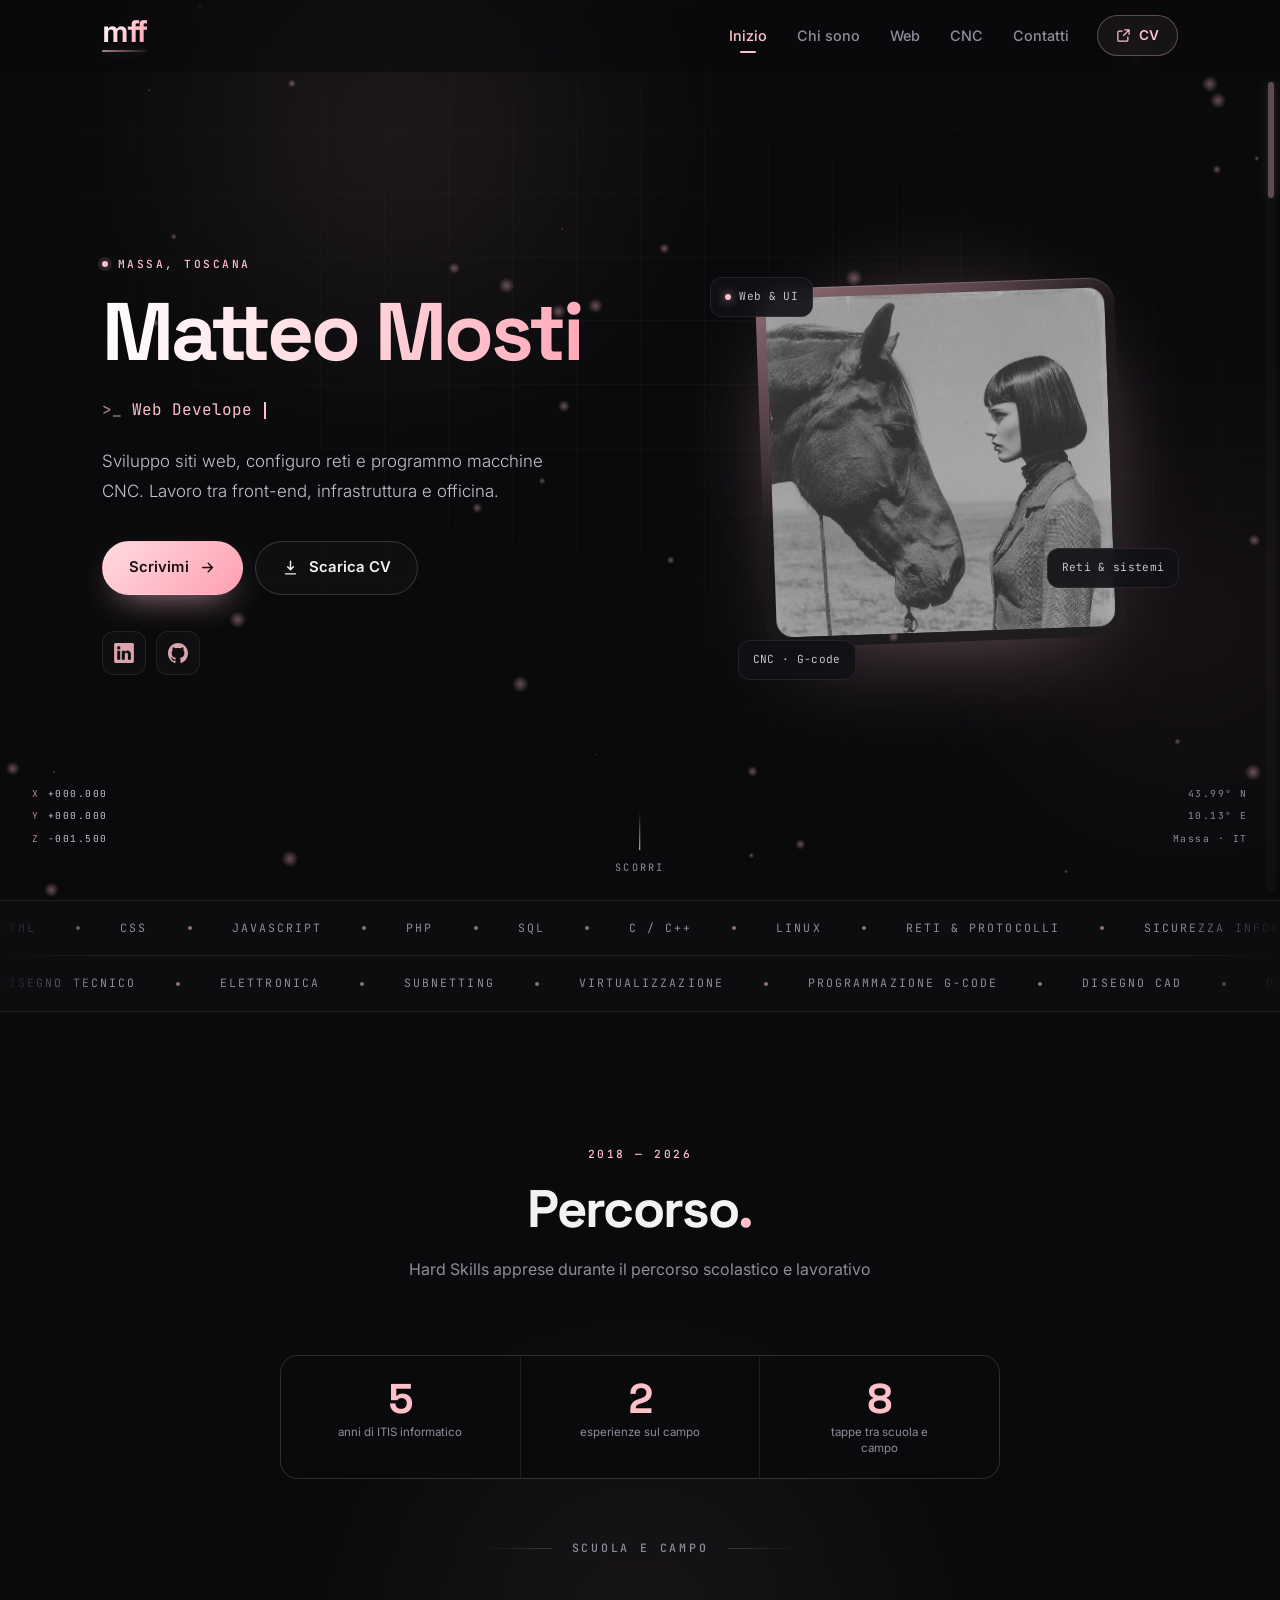
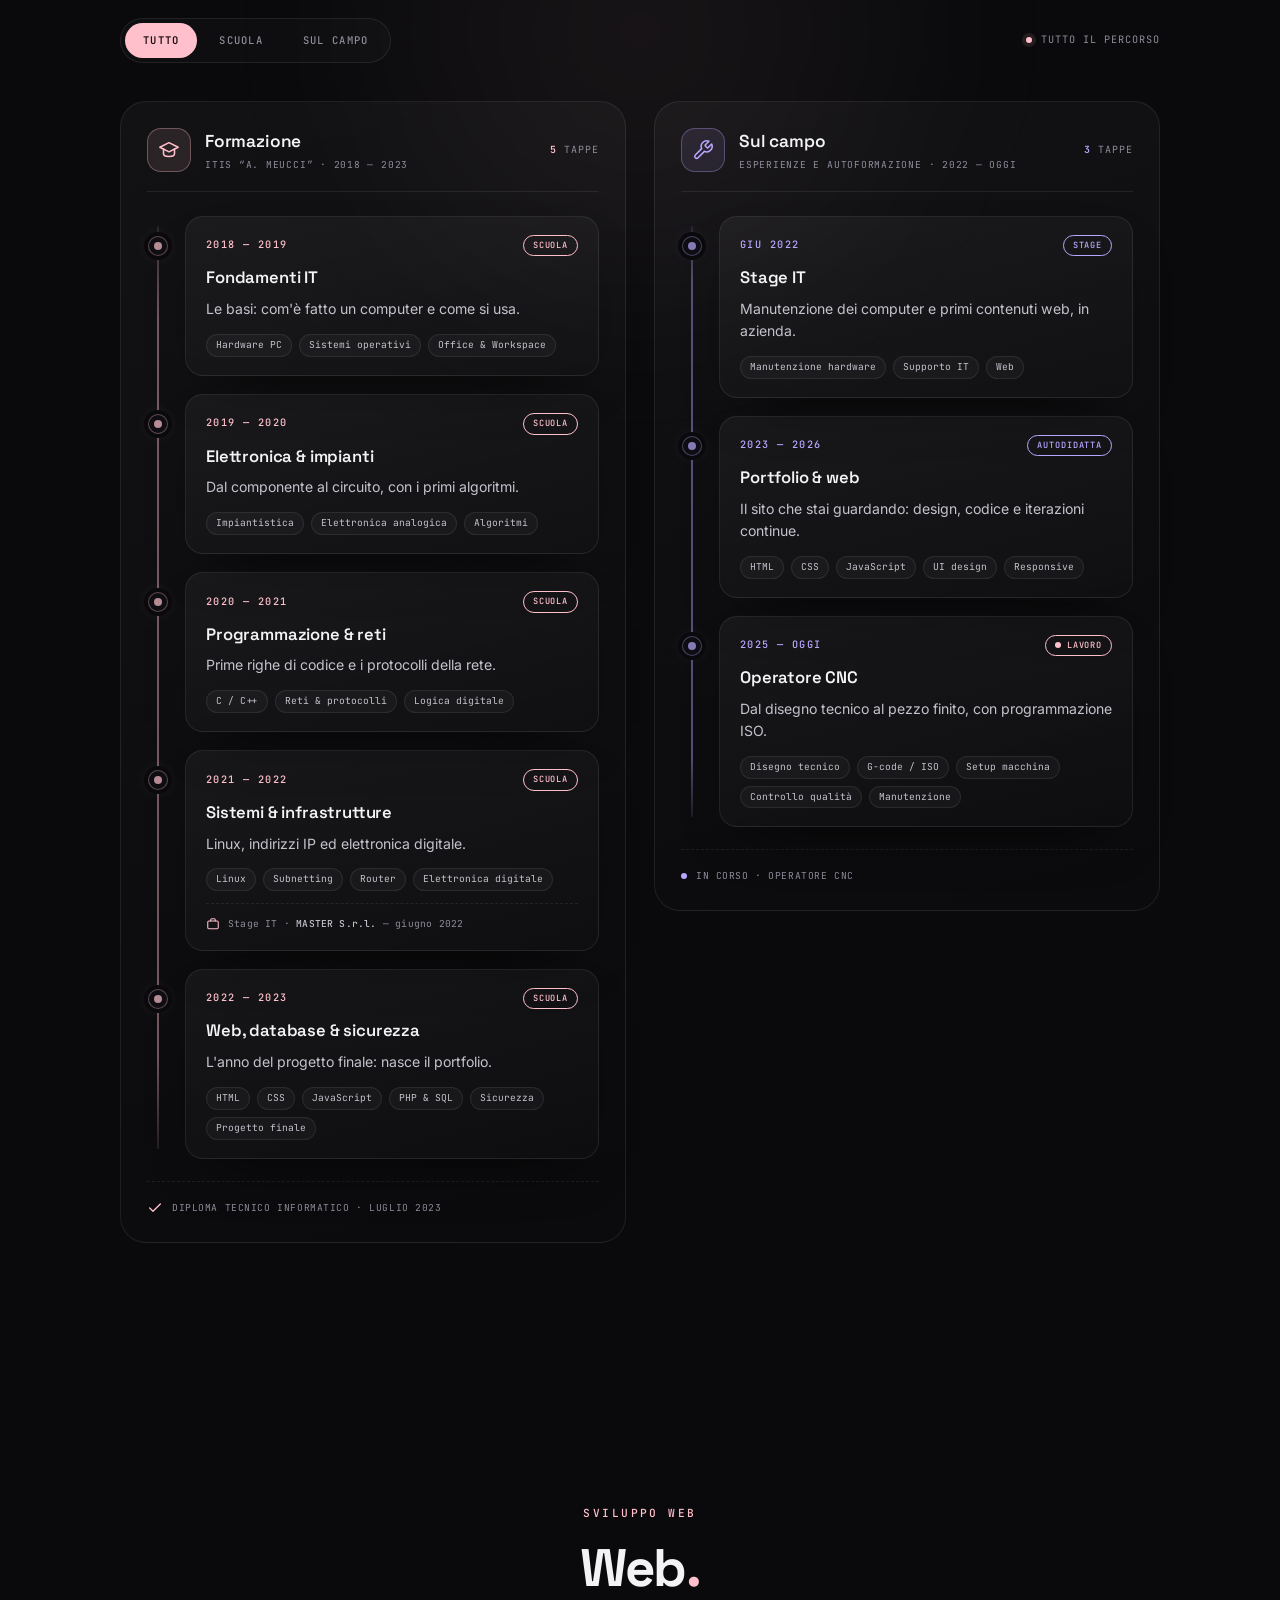
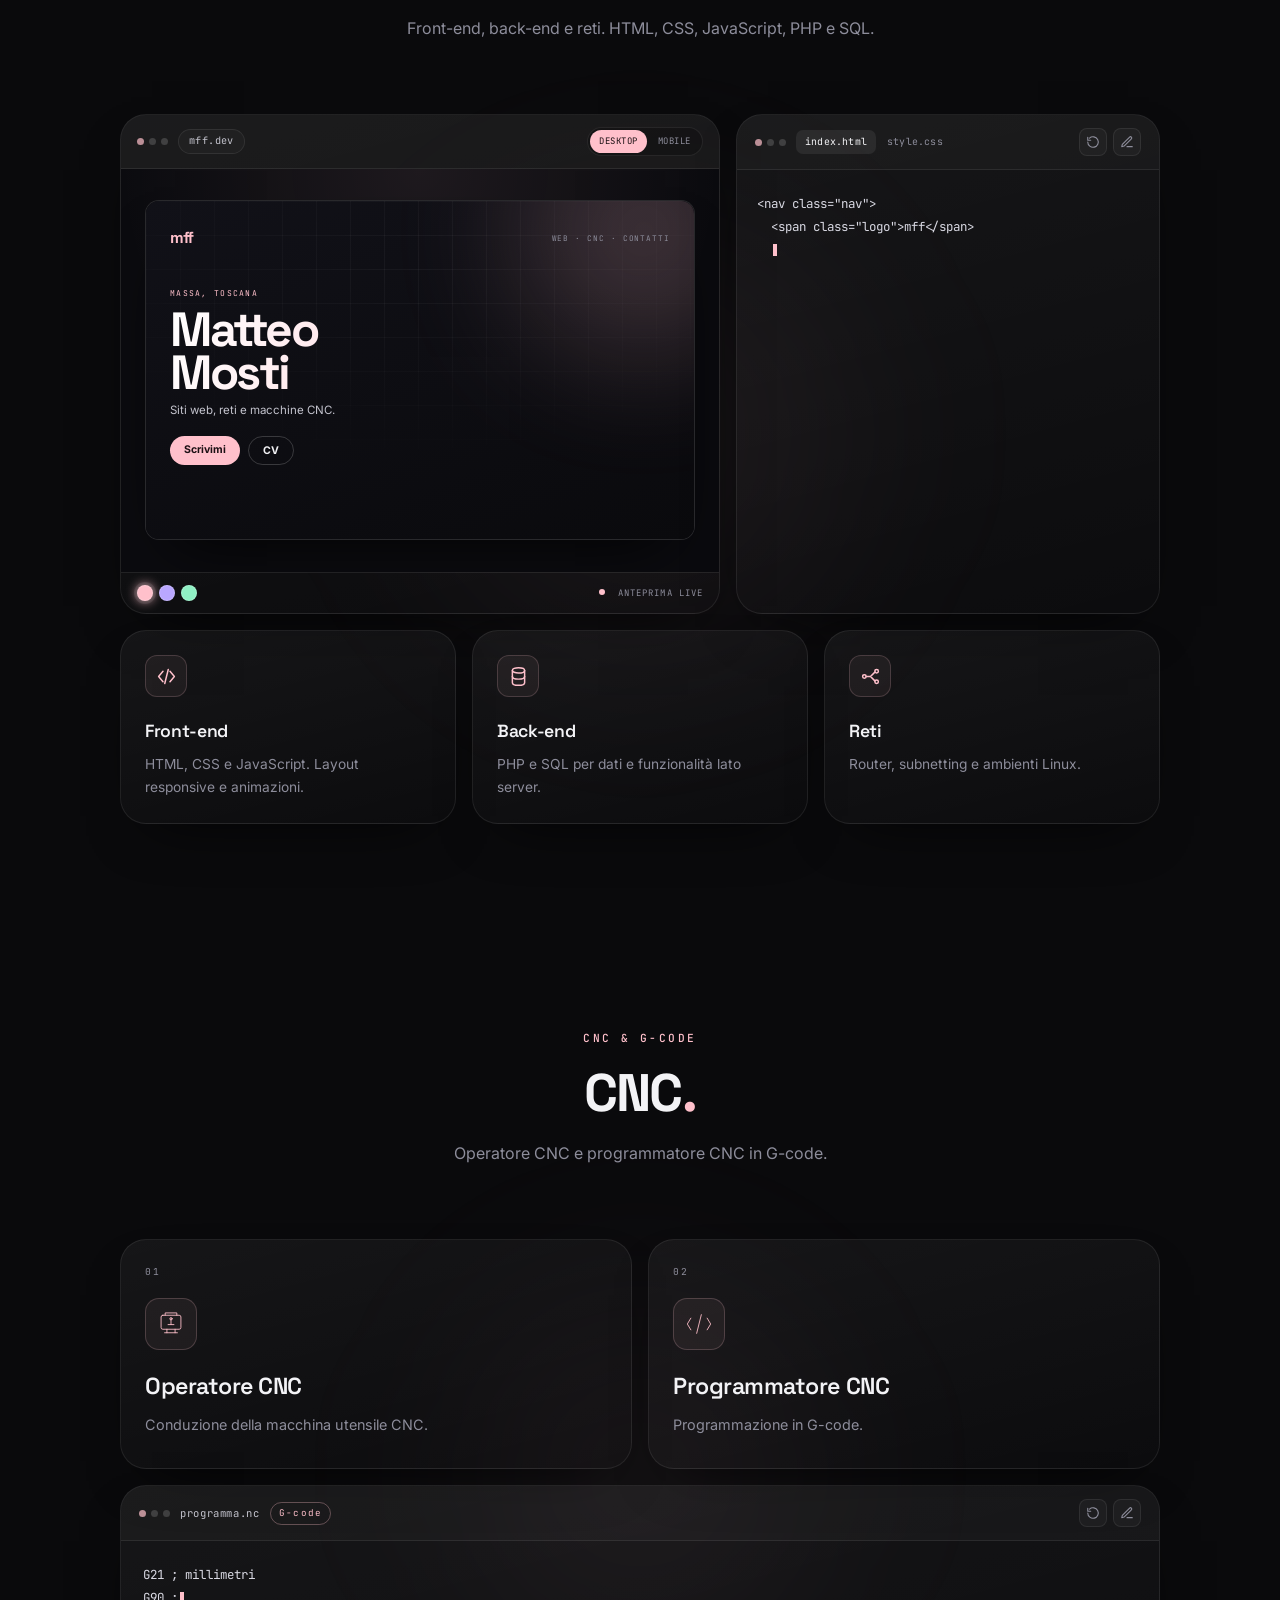
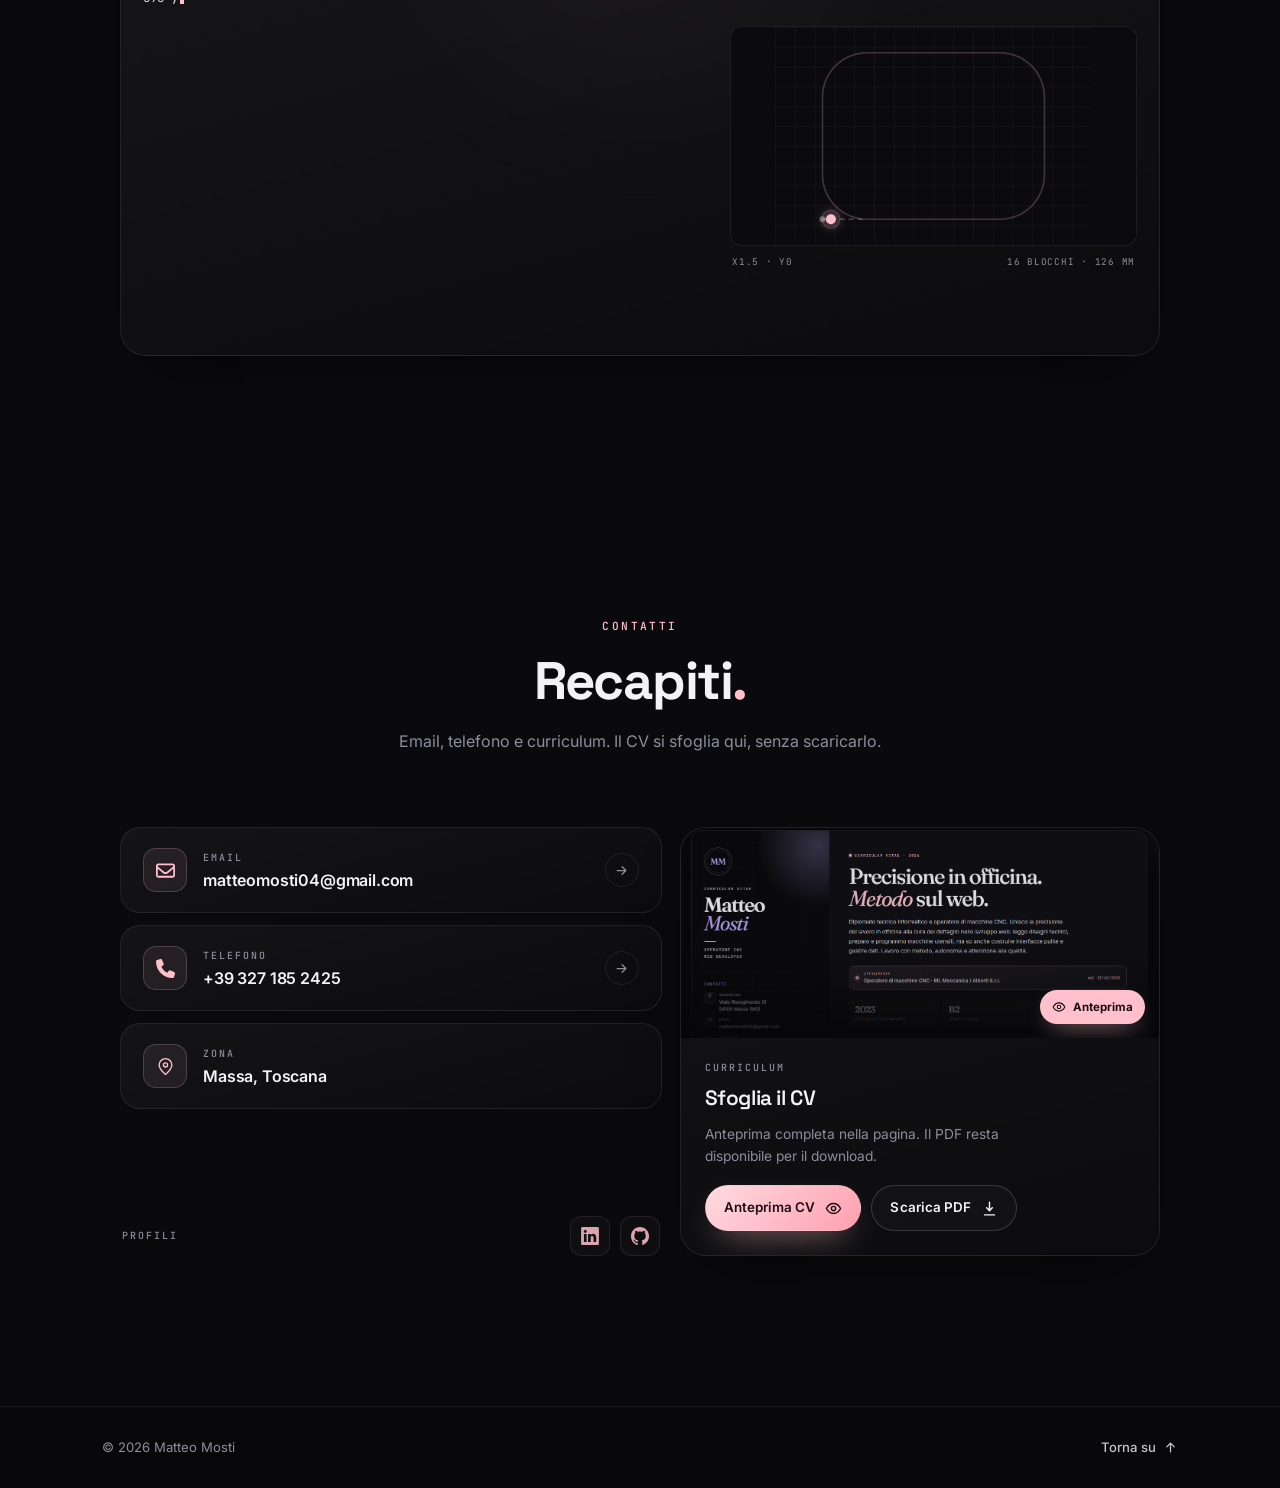
<file: index.html>
<!DOCTYPE html>
<html lang="it">

<head>
    <meta charset="UTF-8">
    <meta name="viewport" content="width=device-width, initial-scale=1.0">

    <title>Matteo Mosti — Portfolio</title>
    <meta name="description"
        content="Matteo Mosti: sviluppo web, reti e programmazione CNC a Massa.">
    <meta name="author" content="Matteo Mosti">
    <meta name="theme-color" content="#0a0a0c">

    <meta property="og:type" content="website">
    <meta property="og:title" content="Matteo Mosti — Portfolio">
    <meta property="og:description"
        content="Siti web, reti e macchine CNC. Il percorso e i recapiti di Matteo Mosti.">

    <link rel="icon" href="favicon.svg" type="image/svg+xml">
    <link rel="icon" href="favicon.png" type="image/png">

    <link rel="preconnect" href="https://fonts.googleapis.com">
    <link rel="preconnect" href="https://fonts.gstatic.com" crossorigin>
    <link
        href="https://fonts.googleapis.com/css2?family=Inter:wght@300;400;500;600;700&family=JetBrains+Mono:wght@400;500&family=Space+Grotesk:wght@500;600;700&display=swap"
        rel="stylesheet">

    <script>document.documentElement.classList.add("js");</script>

    <link rel="stylesheet" href="mff.css">

    <script src="finisher-header.es5.min.js" type="text/javascript"></script>
    <script src="scriptH1.js" defer></script>
    <script src="script.js" defer></script>
</head>

<body>

    <!-- ================= PRELOADER ================= -->
    <div class="preloader" id="preloader" aria-hidden="true">
        <div class="preloader-top">
            <span>mff</span>
            <span>2026</span>
        </div>
        <div class="preloader-word">mff</div>
        <div class="preloader-bottom">
            <span>Caricamento</span>
            <span id="preloader-count">0%</span>
        </div>
        <div class="preloader-bar"><i id="preloader-bar"></i></div>
    </div>

    <!-- Custom cursor (desktop only, progressive enhancement) -->
    <div class="cursor" id="cursor" aria-hidden="true">
        <span class="cursor-dot"></span>
        <span class="cursor-ring"></span>
    </div>

    <a class="skip-link" href="#home">Salta al contenuto</a>

    <!-- ================= HEADER ================= -->
    <header class="site-header" id="site-header">
        <nav class="nav container" aria-label="Navigazione principale">

            <a href="#home" class="brand" aria-label="mff — torna all'inizio">
                <span class="brand-word" aria-hidden="true">mff</span>
                <span class="brand-trace" aria-hidden="true"><i></i></span>
            </a>

            <button class="nav-toggle" id="nav-toggle" type="button" aria-controls="primary-menu"
                aria-expanded="false" aria-label="Apri il menu">
                <span></span>
                <span></span>
                <span></span>
            </button>

            <ul class="menu-items" id="primary-menu">
                <li><a href="#home" class="menu-link is-active">Inizio</a></li>
                <li><a href="#aboutme" class="menu-link">Chi sono</a></li>
                <li><a href="#web" class="menu-link">Web</a></li>
                <li><a href="#cnc" class="menu-link">CNC</a></li>
                <li><a href="#contact" class="menu-link">Contatti</a></li>
                <li class="nav-cta-wrap">
                    <a class="nav-cta" href="cv.html" data-magnetic>
                        <svg viewBox="0 0 24 24" fill="none" stroke="currentColor" stroke-width="2"
                            stroke-linecap="round" stroke-linejoin="round" aria-hidden="true">
                            <path d="M14 3h7v7M21 3l-9 9M10 5H5a2 2 0 0 0-2 2v12a2 2 0 0 0 2 2h12a2 2 0 0 0 2-2v-5" />
                        </svg>
                        CV
                    </a>
                </li>
            </ul>

        </nav>
        <div class="scroll-progress" aria-hidden="true">
            <span id="scroll-progress-bar"></span>
        </div>
    </header>

    <div class="menu-overlay" id="menu-overlay" aria-hidden="true"></div>

    <main>

        <!-- ================= HERO ================= -->
        <section id="home" class="hero">
            <div class="hero-bg" aria-hidden="true">
                <div class="hero-grid"></div>
                <div class="glow glow-1"></div>
                <div class="glow glow-2"></div>
            </div>

            <div class="finisher-header hero-canvas" aria-hidden="true"></div>

            <div class="hero-hud hero-hud-left" aria-hidden="true">
                <span><i>X</i><b id="hud-x">+000.000</b></span>
                <span><i>Y</i><b id="hud-y">+000.000</b></span>
                <span><i>Z</i><b>-001.500</b></span>
            </div>

            <div class="hero-hud hero-hud-right" aria-hidden="true">
                <span>43.99° N</span>
                <span>10.13° E</span>
                <span>Massa · IT</span>
            </div>

            <div class="container hero-inner">

                <div class="hero-copy">
                    <p class="eyebrow">
                        <span class="eyebrow-dot" aria-hidden="true"></span>
                        Massa, Toscana
                    </p>

                    <h1 class="hero-title">
                        <span class="text-gradient">Matteo Mosti</span>
                    </h1>

                    <p class="hero-role" aria-hidden="true">
                        <span class="mono-prompt">&gt;_</span>
                        <span id="typed-text">Web Developer</span>
                        <span class="caret"></span>
                    </p>
                    <p class="sr-only">Web developer, tecnico hardware e operatore CNC.</p>

                    <p class="hero-desc">
                        Sviluppo siti web, configuro reti e programmo macchine CNC.
                        Lavoro tra front-end, infrastruttura e officina.
                    </p>

                    <div class="hero-actions">
                        <a class="btn btn-primary" href="#contact" data-magnetic>
                            Scrivimi
                            <svg viewBox="0 0 24 24" fill="none" stroke="currentColor" stroke-width="2"
                                stroke-linecap="round" stroke-linejoin="round" aria-hidden="true">
                                <path d="M5 12h14M13 6l6 6-6 6" />
                            </svg>
                        </a>
                        <a class="btn btn-ghost" href="CV.pdf" download data-magnetic>
                            <svg viewBox="0 0 24 24" fill="none" stroke="currentColor" stroke-width="2"
                                stroke-linecap="round" stroke-linejoin="round" aria-hidden="true">
                                <path d="M12 3v12m0 0 4-4m-4 4-4-4M5 21h14" />
                            </svg>
                            Scarica CV
                        </a>
                    </div>

                    <ul class="social-list" aria-label="Profili social">
                        <li>
                            <a href="https://www.linkedin.com/in/matteo-mosti-9377a5257/" target="_blank"
                                rel="noopener noreferrer" aria-label="LinkedIn (si apre in una nuova scheda)"
                                data-magnetic>
                                <img src="svg/linkedin.svg" alt="" width="22" height="22">
                            </a>
                        </li>
                        <li>
                            <a href="https://github.com/Maafee/mff" target="_blank" rel="noopener noreferrer"
                                aria-label="GitHub (si apre in una nuova scheda)" data-magnetic>
                                <img src="svg/github.svg" alt="" width="22" height="22">
                            </a>
                        </li>
                    </ul>
                </div>

                <div class="hero-visual">
                    <div class="avatar-frame">
                        <img class="avatar" src="midj-640.jpg" alt="Immagine di profilo" width="640" height="640">
                    </div>
                    <span class="float-chip chip-1"><span class="chip-dot" aria-hidden="true"></span>Web &amp; UI</span>
                    <span class="float-chip chip-2">Reti &amp; sistemi</span>
                    <span class="float-chip chip-3">CNC · G-code</span>
                </div>

            </div>

            <a class="scroll-hint" href="#aboutme" aria-label="Scorri alla sezione Chi sono">
                <span class="scroll-hint-line" aria-hidden="true"></span>
                Scorri
            </a>
        </section>

        <!-- ================= SKILL MARQUEE ================= -->
        <div class="marquee-band" aria-hidden="true">
            <div class="marquee">
                <div class="marquee-track">
                    <div class="marquee-group">
                        <span>HTML</span><span>CSS</span><span>JavaScript</span><span>PHP</span><span>SQL</span>
                        <span>C / C++</span><span>Linux</span><span>Reti &amp; Protocolli</span>
                        <span>Sicurezza informatica</span><span>G-Code</span><span>CNC</span><span>Office</span>
                    </div>
                    <div class="marquee-group">
                        <span>HTML</span><span>CSS</span><span>JavaScript</span><span>PHP</span><span>SQL</span>
                        <span>C / C++</span><span>Linux</span><span>Reti &amp; Protocolli</span>
                        <span>Sicurezza informatica</span><span>G-Code</span><span>CNC</span><span>Office</span>
                    </div>
                </div>
            </div>
            <div class="marquee marquee-alt">
                <div class="marquee-track">
                    <div class="marquee-group">
                        <span>Disegno tecnico</span><span>Elettronica</span><span>Subnetting</span>
                        <span>Virtualizzazione</span><span>Programmazione G-code</span><span>Disegno CAD</span>
                    </div>
                    <div class="marquee-group">
                        <span>Disegno tecnico</span><span>Elettronica</span><span>Subnetting</span>
                        <span>Virtualizzazione</span><span>Programmazione G-code</span><span>Disegno CAD</span>
                    </div>
                </div>
            </div>
        </div>

        <!-- ================= ABOUT ================= -->
        <section id="aboutme" class="section">
            <div class="container">

                <header class="section-head reveal">
                    <p class="eyebrow">2018 — 2026</p>
                    <h2 class="section-title">Percorso<span class="accent-dot">.</span></h2>
                    <p class="section-desc">
                       Hard Skills apprese durante il percorso scolastico e lavorativo
                    </p>
                </header>

                <ul class="stat-row reveal" aria-label="Numeri del percorso">
                    <li>
                        <b><span data-count="5">5</span></b>
                        <span>anni di ITIS informatico</span>
                    </li>
                    <li>
                        <b><span data-count="2">2</span></b>
                        <span>esperienze sul campo</span>
                    </li>
                    <li>
                        <b><span data-count="8">8</span></b>
                        <span>tappe tra scuola e campo</span>
                    </li>
                </ul>

                <h3 class="subhead reveal"><span>Scuola e campo</span></h3>

                <div class="journey" id="journey" data-filter="all">
                    <div class="journey-filter reveal">
                        <div class="filter-group" role="group"
                            aria-label="Metti in evidenza una parte del percorso">
                            <button type="button" class="filter-btn is-active" data-filter="all"
                                aria-pressed="true">Tutto</button>
                            <button type="button" class="filter-btn" data-filter="school"
                                aria-pressed="false">Scuola</button>
                            <button type="button" class="filter-btn" data-filter="field"
                                aria-pressed="false">Sul campo</button>
                        </div>
                        <p class="journey-status" data-journey-status aria-live="polite">Tutto il percorso</p>
                    </div>

                    <div class="journey-grid">

                        <!-- ---------- Lane: scuola ---------- -->
                        <section class="lane lane-school" aria-labelledby="lane-school-title">
                            <header class="lane-head">
                                <span class="lane-icon" aria-hidden="true">
                                    <svg viewBox="0 0 24 24" fill="none" stroke="currentColor" stroke-width="1.7"
                                        stroke-linecap="round" stroke-linejoin="round">
                                        <path d="m2 9 10-5 10 5-10 5L2 9Z" />
                                        <path d="M6 11v5c0 1.7 2.7 3 6 3s6-1.3 6-3v-5" />
                                    </svg>
                                </span>
                                <div class="lane-title">
                                    <h3 id="lane-school-title">Formazione</h3>
                                    <p>ITIS “A. Meucci” · 2018 — 2023</p>
                                </div>
                                <span class="lane-count"><b>5</b> tappe</span>
                            </header>

                            <ol class="lane-track">
                                <li class="stop">
                                    <span class="stop-node" aria-hidden="true"></span>
                                    <div class="stop-card">
                                        <div class="stop-top">
                                            <span class="stop-year">2018 — 2019</span>
                                            <span class="stop-badge school">Scuola</span>
                                        </div>
                                        <h4>Fondamenti IT</h4>
                                        <p>Le basi: com'è fatto un computer e come si usa.</p>
                                        <ul class="skill-tags" aria-label="Competenze acquisite">
                                            <li>Hardware PC</li>
                                            <li>Sistemi operativi</li>
                                            <li>Office &amp; Workspace</li>
                                        </ul>
                                    </div>
                                </li>

                                <li class="stop">
                                    <span class="stop-node" aria-hidden="true"></span>
                                    <div class="stop-card">
                                        <div class="stop-top">
                                            <span class="stop-year">2019 — 2020</span>
                                            <span class="stop-badge school">Scuola</span>
                                        </div>
                                        <h4>Elettronica &amp; impianti</h4>
                                        <p>Dal componente al circuito, con i primi algoritmi.</p>
                                        <ul class="skill-tags" aria-label="Competenze acquisite">
                                            <li>Impiantistica</li>
                                            <li>Elettronica analogica</li>
                                            <li>Algoritmi</li>
                                        </ul>
                                    </div>
                                </li>

                                <li class="stop">
                                    <span class="stop-node" aria-hidden="true"></span>
                                    <div class="stop-card">
                                        <div class="stop-top">
                                            <span class="stop-year">2020 — 2021</span>
                                            <span class="stop-badge school">Scuola</span>
                                        </div>
                                        <h4>Programmazione &amp; reti</h4>
                                        <p>Prime righe di codice e i protocolli della rete.</p>
                                        <ul class="skill-tags" aria-label="Competenze acquisite">
                                            <li>C / C++</li>
                                            <li>Reti &amp; protocolli</li>
                                            <li>Logica digitale</li>
                                        </ul>
                                    </div>
                                </li>

                                <li class="stop">
                                    <span class="stop-node" aria-hidden="true"></span>
                                    <div class="stop-card">
                                        <div class="stop-top">
                                            <span class="stop-year">2021 — 2022</span>
                                            <span class="stop-badge school">Scuola</span>
                                        </div>
                                        <h4>Sistemi &amp; infrastrutture</h4>
                                        <p>Linux, indirizzi IP ed elettronica digitale.</p>
                                        <ul class="skill-tags" aria-label="Competenze acquisite">
                                            <li>Linux</li>
                                            <li>Subnetting</li>
                                            <li>Router</li>
                                            <li>Elettronica digitale</li>
                                        </ul>
                                        <p class="stop-note">
                                            <svg viewBox="0 0 24 24" fill="none" stroke="currentColor"
                                                stroke-width="1.8" stroke-linecap="round" stroke-linejoin="round"
                                                aria-hidden="true">
                                                <rect x="3" y="7" width="18" height="13" rx="2" />
                                                <path d="M8 7V5a2 2 0 0 1 2-2h4a2 2 0 0 1 2 2v2" />
                                            </svg>
                                            <span>Stage IT · <b>MASTER S.r.l.</b> — giugno 2022</span>
                                        </p>
                                    </div>
                                </li>

                                <li class="stop">
                                    <span class="stop-node" aria-hidden="true"></span>
                                    <div class="stop-card">
                                        <div class="stop-top">
                                            <span class="stop-year">2022 — 2023</span>
                                            <span class="stop-badge school">Scuola</span>
                                        </div>
                                        <h4>Web, database &amp; sicurezza</h4>
                                        <p>L'anno del progetto finale: nasce il portfolio.</p>
                                        <ul class="skill-tags" aria-label="Competenze acquisite">
                                            <li>HTML</li>
                                            <li>CSS</li>
                                            <li>JavaScript</li>
                                            <li>PHP &amp; SQL</li>
                                            <li>Sicurezza</li>
                                            <li>Progetto finale</li>
                                        </ul>
                                    </div>
                                </li>
                            </ol>

                            <p class="lane-foot">
                                <svg viewBox="0 0 24 24" fill="none" stroke="currentColor" stroke-width="2"
                                    stroke-linecap="round" stroke-linejoin="round" aria-hidden="true">
                                    <path d="M20 6 9 17l-5-5" />
                                </svg>
                                Diploma Tecnico Informatico · luglio 2023
                            </p>
                        </section>

                        <!-- ---------- Lane: sul campo ---------- -->
                        <section class="lane lane-field" aria-labelledby="lane-field-title">
                            <header class="lane-head">
                                <span class="lane-icon" aria-hidden="true">
                                    <svg viewBox="0 0 24 24" fill="none" stroke="currentColor" stroke-width="1.7"
                                        stroke-linecap="round" stroke-linejoin="round">
                                        <path
                                            d="M14.7 6.3a1 1 0 0 0 0 1.4l1.6 1.6a1 1 0 0 0 1.4 0l3.77-3.77a6 6 0 0 1-7.94 7.94l-6.91 6.91a2.12 2.12 0 0 1-3-3l6.91-6.91a6 6 0 0 1 7.94-7.94l-3.76 3.76z" />
                                    </svg>
                                </span>
                                <div class="lane-title">
                                    <h3 id="lane-field-title">Sul campo</h3>
                                    <p>Esperienze e autoformazione · 2022 — oggi</p>
                                </div>
                                <span class="lane-count"><b>3</b> tappe</span>
                            </header>

                            <ol class="lane-track">
                                <li class="stop">
                                    <span class="stop-node" aria-hidden="true"></span>
                                    <div class="stop-card">
                                        <div class="stop-top">
                                            <span class="stop-year">giu 2022</span>
                                            <span class="stop-badge stage">Stage</span>
                                        </div>
                                        <h4>Stage IT</h4>
                                        <p>Manutenzione dei computer e primi contenuti web, in azienda.</p>
                                        <ul class="skill-tags" aria-label="Competenze applicate">
                                            <li>Manutenzione hardware</li>
                                            <li>Supporto IT</li>
                                            <li>Web</li>
                                        </ul>
                                    </div>
                                </li>

                                <li class="stop">
                                    <span class="stop-node" aria-hidden="true"></span>
                                    <div class="stop-card">
                                        <div class="stop-top">
                                            <span class="stop-year">2023 — 2026</span>
                                            <span class="stop-badge self">Autodidatta</span>
                                        </div>
                                        <h4>Portfolio &amp; web</h4>
                                        <p>Il sito che stai guardando: design, codice e iterazioni continue.</p>
                                        <ul class="skill-tags" aria-label="Competenze acquisite">
                                            <li>HTML</li>
                                            <li>CSS</li>
                                            <li>JavaScript</li>
                                            <li>UI design</li>
                                            <li>Responsive</li>
                                        </ul>
                                    </div>
                                </li>

                                <li class="stop">
                                    <span class="stop-node" aria-hidden="true"></span>
                                    <div class="stop-card">
                                        <div class="stop-top">
                                            <span class="stop-year">2025 — oggi</span>
                                            <span class="stop-badge work"><i class="journey-dot"
                                                    aria-hidden="true"></i>Lavoro</span>
                                        </div>
                                        <h4>Operatore CNC</h4>
                                        <p>Dal disegno tecnico al pezzo finito, con programmazione ISO.</p>
                                        <ul class="skill-tags" aria-label="Competenze applicate">
                                            <li>Disegno tecnico</li>
                                            <li>G-code / ISO</li>
                                            <li>Setup macchina</li>
                                            <li>Controllo qualità</li>
                                            <li>Manutenzione</li>
                                        </ul>
                                    </div>
                                </li>
                            </ol>

                            <p class="lane-foot">
                                <i class="journey-dot" aria-hidden="true"></i>
                                In corso · operatore CNC
                            </p>
                        </section>

                    </div>
                </div>
            </div>
        </section>

        <!-- ================= WEB ================= -->
        <section id="web" class="section section-web">
            <div class="container">

                <header class="section-head reveal">
                    <p class="eyebrow">Sviluppo web</p>
                    <h2 class="section-title">Web<span class="accent-dot">.</span></h2>
                    <p class="section-desc">
                        Front-end, back-end e reti. HTML, CSS, JavaScript, PHP e SQL.
                    </p>
                </header>

                <div class="web-grid">

                    <article class="bento-card web-browser reveal">
                        <div class="browser-bar">
                            <span class="bento-dots" aria-hidden="true"><i></i><i></i><i></i></span>
                            <span class="browser-url">mff.dev</span>
                            <div class="view-switch" role="group" aria-label="Anteprima responsive">
                                <button type="button" class="view-btn is-active" data-view="desktop"
                                    aria-pressed="true">Desktop</button>
                                <button type="button" class="view-btn" data-view="mobile"
                                    aria-pressed="false">Mobile</button>
                            </div>
                        </div>

                        <div class="browser-stage">
                            <div class="preview-frame" id="web-preview-frame">
                                <iframe class="preview-iframe" id="web-preview"
                                    title="Anteprima dal vivo del codice HTML e CSS"
                                    sandbox="allow-same-origin"></iframe>
                            </div>
                        </div>

                        <div class="browser-foot">
                            <div class="accent-swatches" role="group" aria-label="Colore anteprima">
                                <button type="button" class="swatch is-active" data-accent="#ffc0cb"
                                    style="--sw:#ffc0cb" aria-label="Rosa" aria-pressed="true"></button>
                                <button type="button" class="swatch" data-accent="#b9a7ff"
                                    style="--sw:#b9a7ff" aria-label="Lilla" aria-pressed="false"></button>
                                <button type="button" class="swatch" data-accent="#8ff0c4"
                                    style="--sw:#8ff0c4" aria-label="Menta" aria-pressed="false"></button>
                            </div>
                            <span class="browser-hint">
                                <span class="live-dot" aria-hidden="true"></span>
                                Anteprima live
                            </span>
                        </div>
                    </article>

                    <article class="bento-card web-code reveal" id="web-editor">
                        <div class="bento-bar">
                            <span class="bento-dots" aria-hidden="true"><i></i><i></i><i></i></span>
                            <div class="code-tabs" aria-label="File del progetto">
                                <button class="code-tab is-active" type="button" data-file="html"
                                    aria-pressed="true">index.html</button>
                                <button class="code-tab" type="button" data-file="css"
                                    aria-pressed="false">style.css</button>
                            </div>
                            <div class="bar-actions">
                                <button class="edit-btn" type="button" id="web-reset"
                                    aria-label="Ripristina il codice di esempio" title="Ripristina l'esempio">
                                    <svg viewBox="0 0 24 24" fill="none" stroke="currentColor" stroke-width="1.9"
                                        stroke-linecap="round" stroke-linejoin="round" aria-hidden="true">
                                        <path d="M3 12a9 9 0 1 0 3-6.7M3 4v5h5" />
                                    </svg>
                                </button>
                                <button class="edit-btn" type="button" id="web-edit" aria-pressed="false"
                                    aria-label="Modifica il codice" title="Modifica il codice">
                                    <svg viewBox="0 0 24 24" fill="none" stroke="currentColor" stroke-width="1.9"
                                        stroke-linecap="round" stroke-linejoin="round" aria-hidden="true">
                                        <path d="M12 20h9M16.5 3.5a2.1 2.1 0 0 1 3 3L7 19l-4 1 1-4Z" />
                                    </svg>
                                </button>
                            </div>
                        </div>
                        <pre class="code-typer" id="web-typer" aria-hidden="true"></pre>
                        <textarea class="code-input" id="web-input" spellcheck="false" autocapitalize="off"
                            autocomplete="off" aria-label="Editor del codice HTML" hidden></textarea>
                        <p class="sr-only">
                            Esempio modificabile: il codice HTML e CSS aggiorna l'anteprima accanto in tempo reale.
                        </p>
                    </article>

                    <article class="bento-card web-card reveal">
                        <span class="web-card-icon" aria-hidden="true">
                            <svg viewBox="0 0 24 24" fill="none" stroke="currentColor" stroke-width="1.7"
                                stroke-linecap="round" stroke-linejoin="round">
                                <path d="m8 6-5 6 5 6M16 6l5 6-5 6M14 4l-4 16" />
                            </svg>
                        </span>
                        <h3>Front-end</h3>
                        <p>HTML, CSS e JavaScript. Layout responsive e animazioni.</p>
                    </article>

                    <article class="bento-card web-card reveal">
                        <span class="web-card-icon" aria-hidden="true">
                            <svg viewBox="0 0 24 24" fill="none" stroke="currentColor" stroke-width="1.7"
                                stroke-linecap="round" stroke-linejoin="round">
                                <ellipse cx="12" cy="5" rx="7" ry="3" />
                                <path d="M5 5v14c0 1.7 3.1 3 7 3s7-1.3 7-3V5" />
                                <path d="M5 12c0 1.7 3.1 3 7 3s7-1.3 7-3" />
                            </svg>
                        </span>
                        <h3>Back-end</h3>
                        <p>PHP e SQL per dati e funzionalità lato server.</p>
                    </article>

                    <article class="bento-card web-card reveal">
                        <span class="web-card-icon" aria-hidden="true">
                            <svg viewBox="0 0 24 24" fill="none" stroke="currentColor" stroke-width="1.7"
                                stroke-linecap="round" stroke-linejoin="round">
                                <circle cx="5" cy="12" r="2" />
                                <circle cx="19" cy="6" r="2" />
                                <circle cx="19" cy="18" r="2" />
                                <path d="M7 12h5m0 0 5-5m-5 5 5 5" />
                            </svg>
                        </span>
                        <h3>Reti</h3>
                        <p>Router, subnetting e ambienti Linux.</p>
                    </article>

                </div>
            </div>
        </section>

        <!-- ================= CNC ================= -->
        <section id="cnc" class="section section-cnc">
            <div class="container">

                <header class="section-head reveal">
                    <p class="eyebrow">CNC &amp; G-code</p>
                    <h2 class="section-title">CNC<span class="accent-dot">.</span></h2>
                    <p class="section-desc">
                        Operatore CNC e programmatore CNC in G-code.
                    </p>
                </header>

                <div class="cnc-grid">

                    <article class="bento-card cnc-role reveal">
                        <span class="cnc-role-num">01</span>
                        <div class="cnc-role-icon" aria-hidden="true">
                            <svg viewBox="0 0 48 48" fill="none" stroke="currentColor" stroke-width="1.5"
                                stroke-linecap="round" stroke-linejoin="round">
                                <rect x="7" y="9" width="34" height="24" rx="3" />
                                <path d="M14 9V5h20v4M24 15v10M19 25h10M13 39h22M17 33v6M31 33v6" />
                                <circle cx="24" cy="15" r="2" />
                            </svg>
                        </div>
                        <h3>Operatore CNC</h3>
                        <p>Conduzione della macchina utensile CNC.</p>
                    </article>

                    <article class="bento-card cnc-role reveal">
                        <span class="cnc-role-num">02</span>
                        <div class="cnc-role-icon" aria-hidden="true">
                            <svg viewBox="0 0 48 48" fill="none" stroke="currentColor" stroke-width="1.5"
                                stroke-linecap="round" stroke-linejoin="round">
                                <path d="M10 14 4 24l6 10M38 14l6 10-6 10M28 8l-8 32" />
                            </svg>
                        </div>
                        <h3>Programmatore CNC</h3>
                        <p>Programmazione in G-code.</p>
                    </article>

                    <article class="bento-card cnc-terminal reveal" id="cnc-editor">
                        <div class="bento-bar">
                            <span class="bento-dots" aria-hidden="true"><i></i><i></i><i></i></span>
                            <span class="bento-file">programma.nc</span>
                            <span class="bento-lang">G-code</span>
                            <div class="bar-actions">
                                <button class="edit-btn" type="button" id="gcode-reset"
                                    aria-label="Ripristina il programma di esempio" title="Ripristina l'esempio">
                                    <svg viewBox="0 0 24 24" fill="none" stroke="currentColor" stroke-width="1.9"
                                        stroke-linecap="round" stroke-linejoin="round" aria-hidden="true">
                                        <path d="M3 12a9 9 0 1 0 3-6.7M3 4v5h5" />
                                    </svg>
                                </button>
                                <button class="edit-btn" type="button" id="gcode-edit" aria-pressed="false"
                                    aria-label="Modifica il programma G-code" title="Modifica il programma">
                                    <svg viewBox="0 0 24 24" fill="none" stroke="currentColor" stroke-width="1.9"
                                        stroke-linecap="round" stroke-linejoin="round" aria-hidden="true">
                                        <path d="M12 20h9M16.5 3.5a2.1 2.1 0 0 1 3 3L7 19l-4 1 1-4Z" />
                                    </svg>
                                </button>
                            </div>
                        </div>
                        <div class="cnc-terminal-body">
                            <div class="gcode-pane">
                                <pre class="gcode-typer" id="gcode-typer" aria-hidden="true"></pre>
                                <textarea class="gcode-input" id="gcode-input" spellcheck="false" autocapitalize="off"
                                    autocomplete="off" aria-label="Editor del programma G-code" hidden></textarea>
                            </div>
                            <div class="toolpath-panel">
                                <svg class="toolpath" viewBox="0 0 320 220" role="img"
                                    aria-label="Anteprima del percorso utensile ricavato dal G-code">
                                    <defs>
                                        <pattern id="toolgrid" width="20" height="20" patternUnits="userSpaceOnUse">
                                            <path d="M20 0H0V20" fill="none" stroke="rgba(255,255,255,.06)"
                                                stroke-width="1" />
                                        </pattern>
                                    </defs>
                                    <rect width="320" height="220" fill="url(#toolgrid)" />
                                    <g id="toolpath-paths"></g>
                                    <path id="toolpath-progress" class="toolpath-cut" />
                                    <circle id="toolpath-start" r="3" fill="rgba(255,255,255,.35)" />
                                    <circle id="toolpath-ring" class="toolpath-ring" r="9" />
                                    <circle id="toolpath-tool" r="5" fill="#ffc0cb" />
                                    <text id="toolpath-empty" x="160" y="112" text-anchor="middle"
                                        fill="#8d8d9b" font-family="ui-monospace, Consolas, monospace"
                                        font-size="11">Nessun movimento X / Y</text>
                                </svg>
                                <div class="toolpath-meta">
                                    <span id="gcode-pos">X0 · Y0</span>
                                    <span id="gcode-stats">12 blocchi</span>
                                </div>
                            </div>
                        </div>
                        <p class="sr-only">
                            Esempio modificabile di programma G-code: il percorso accanto si aggiorna mentre scrivi.
                        </p>
                    </article>

                </div>
            </div>
        </section>

        <!-- ================= CONTACT ================= -->
        <section id="contact" class="section section-contact">
            <div class="container">

                <header class="section-head reveal">
                    <p class="eyebrow">Contatti</p>
                    <h2 class="section-title">Recapiti<span class="accent-dot">.</span></h2>
                    <p class="section-desc">
                        Email, telefono e curriculum. Il CV si sfoglia qui, senza scaricarlo.
                    </p>
                </header>

                <div class="contact-layout">

                    <div class="contact-direct reveal">
                        <a class="contact-row" href="mailto:matteomosti04@gmail.com">
                            <span class="contact-icon" aria-hidden="true">
                                <svg viewBox="0 0 512 384" xmlns="http://www.w3.org/2000/svg">
                                    <path
                                        d="M64 48C55.2 48 48 55.2 48 64V86.1L220.5 227.7C241.2 244.7 270.9 244.7 291.6 227.7L464 86.1V64C464 55.2 456.8 48 448 48H64ZM48 148.2V320C48 328.8 55.2 336 64 336H448C456.8 336 464 328.8 464 320V148.2L322 264.8C283.6 296.3 228.3 296.3 190 264.8L48 148.2ZM0 64C0 28.7 28.7 0 64 0H448C483.3 0 512 28.7 512 64V320C512 355.3 483.3 384 448 384H64C28.7 384 0 355.3 0 320V64Z" />
                                </svg>
                            </span>
                            <span class="contact-body">
                                <span class="contact-label">Email</span>
                                <span class="contact-value">matteomosti04@gmail.com</span>
                            </span>
                            <span class="contact-row-arrow" aria-hidden="true">
                                <svg viewBox="0 0 24 24" fill="none" stroke="currentColor" stroke-width="2"
                                    stroke-linecap="round" stroke-linejoin="round">
                                    <path d="M5 12h14M13 6l6 6-6 6" />
                                </svg>
                            </span>
                        </a>

                        <a class="contact-row" href="tel:+393271852425">
                            <span class="contact-icon" aria-hidden="true">
                                <svg viewBox="0 0 512 512" xmlns="http://www.w3.org/2000/svg">
                                    <path
                                        d="M164.9 24.6C157.2 6.00003 136.9 -3.89997 117.5 1.40003L29.5 25.4C12.1 30.2 0 46 0 64C0 311.4 200.6 512 448 512C466 512 481.8 499.9 486.6 482.5L510.6 394.5C515.9 375.1 506 354.8 487.4 347.1L391.4 307.1C375.1 300.3 356.2 305 345.1 318.7L304.7 368C234.3 334.7 177.3 277.7 144 207.3L193.3 167C207 155.8 211.7 137 204.9 120.7L164.9 24.7V24.6Z" />
                                </svg>
                            </span>
                            <span class="contact-body">
                                <span class="contact-label">Telefono</span>
                                <span class="contact-value">+39 327 185 2425</span>
                            </span>
                            <span class="contact-row-arrow" aria-hidden="true">
                                <svg viewBox="0 0 24 24" fill="none" stroke="currentColor" stroke-width="2"
                                    stroke-linecap="round" stroke-linejoin="round">
                                    <path d="M5 12h14M13 6l6 6-6 6" />
                                </svg>
                            </span>
                        </a>

                        <div class="contact-row is-static">
                            <span class="contact-icon" aria-hidden="true">
                                <svg viewBox="0 0 24 24" fill="none" stroke="currentColor" stroke-width="1.7"
                                    stroke-linecap="round" stroke-linejoin="round">
                                    <path d="M20 10c0 5-8 12-8 12S4 15 4 10a8 8 0 0 1 16 0Z" />
                                    <circle cx="12" cy="10" r="2.6" />
                                </svg>
                            </span>
                            <span class="contact-body">
                                <span class="contact-label">Zona</span>
                                <span class="contact-value">Massa, Toscana</span>
                            </span>
                        </div>

                        <div class="contact-foot">
                            <span class="contact-label">Profili</span>
                            <ul class="social-list" aria-label="Profili social">
                                <li>
                                    <a href="https://www.linkedin.com/in/matteo-mosti-9377a5257/" target="_blank"
                                        rel="noopener noreferrer" aria-label="LinkedIn (si apre in una nuova scheda)">
                                        <img src="svg/linkedin.svg" alt="" width="22" height="22">
                                    </a>
                                </li>
                                <li>
                                    <a href="https://github.com/Maafee/mff" target="_blank" rel="noopener noreferrer"
                                        aria-label="GitHub (si apre in una nuova scheda)">
                                        <img src="svg/github.svg" alt="" width="22" height="22">
                                    </a>
                                </li>
                            </ul>
                        </div>
                    </div>

                    <aside class="cv-card reveal" aria-labelledby="cv-card-title">
                        <button class="cv-thumb" type="button" data-cv-open
                            aria-label="Apri l'anteprima del curriculum">
                            <img src="cv-preview.jpg" alt="Anteprima del curriculum di Matteo Mosti" width="1152"
                                height="700" loading="lazy">
                            <span class="cv-thumb-cta">
                                <svg viewBox="0 0 24 24" fill="none" stroke="currentColor" stroke-width="1.9"
                                    stroke-linecap="round" stroke-linejoin="round" aria-hidden="true">
                                    <path d="M2 12s3.6-7 10-7 10 7 10 7-3.6 7-10 7-10-7-10-7Z" />
                                    <circle cx="12" cy="12" r="3" />
                                </svg>
                                Anteprima
                            </span>
                        </button>
                        <div class="cv-card-body">
                            <p class="contact-label">Curriculum</p>
                            <h3 id="cv-card-title">Sfoglia il CV</h3>
                            <p class="cv-card-desc">Anteprima completa nella pagina. Il PDF resta disponibile
                                per il download.</p>
                            <div class="cv-card-actions">
                                <button class="btn btn-primary" type="button" data-cv-open>
                                    Anteprima CV
                                    <svg viewBox="0 0 24 24" fill="none" stroke="currentColor" stroke-width="2"
                                        stroke-linecap="round" stroke-linejoin="round" aria-hidden="true">
                                        <path d="M2 12s3.6-7 10-7 10 7 10 7-3.6 7-10 7-10-7-10-7Z" />
                                        <circle cx="12" cy="12" r="3" />
                                    </svg>
                                </button>
                                <a class="btn btn-ghost" href="CV.pdf" download>
                                    Scarica PDF
                                    <svg viewBox="0 0 24 24" fill="none" stroke="currentColor" stroke-width="2"
                                        stroke-linecap="round" stroke-linejoin="round" aria-hidden="true">
                                        <path d="M12 3v12m0 0 4-4m-4 4-4-4M5 21h14" />
                                    </svg>
                                </a>
                            </div>
                        </div>
                    </aside>

                </div>
            </div>
        </section>

    </main>

    <!-- ================= FOOTER ================= -->
    <footer class="site-footer">
        <div class="container footer-inner">
            <p>© <span id="year">2026</span> Matteo Mosti</p>
            <a class="footer-top" href="#home" data-magnetic>
                Torna su
                <svg viewBox="0 0 24 24" fill="none" stroke="currentColor" stroke-width="2"
                    stroke-linecap="round" stroke-linejoin="round" aria-hidden="true">
                    <path d="M12 19V5M6 11l6-6 6 6" />
                </svg>
            </a>
        </div>
    </footer>

    <!-- ================= CV PREVIEW ================= -->
    <dialog class="cv-modal" id="cv-modal" aria-labelledby="cv-modal-title">
        <div class="cv-modal-inner">
            <header class="cv-modal-head">
                <span class="cv-modal-title" id="cv-modal-title">Curriculum · Matteo Mosti</span>
                <div class="cv-modal-actions">
                    <a class="cv-modal-btn" href="CV.pdf" download>
                        <svg viewBox="0 0 24 24" fill="none" stroke="currentColor" stroke-width="1.9"
                            stroke-linecap="round" stroke-linejoin="round" aria-hidden="true">
                            <path d="M12 3v12m0 0 4-4m-4 4-4-4M5 21h14" />
                        </svg>
                        <span>Scarica PDF</span>
                    </a>
                    <a class="cv-modal-btn is-ghost" href="cv.html" target="_blank" rel="noopener noreferrer">
                        <svg viewBox="0 0 24 24" fill="none" stroke="currentColor" stroke-width="1.9"
                            stroke-linecap="round" stroke-linejoin="round" aria-hidden="true">
                            <path d="M14 3h7v7M21 3l-9 9M10 5H5a2 2 0 0 0-2 2v12a2 2 0 0 0 2 2h12a2 2 0 0 0 2-2v-5" />
                        </svg>
                        <span>Nuova scheda</span>
                    </a>
                    <button class="cv-modal-close" type="button" data-cv-close aria-label="Chiudi l'anteprima">
                        <svg viewBox="0 0 24 24" fill="none" stroke="currentColor" stroke-width="2"
                            stroke-linecap="round" aria-hidden="true">
                            <path d="M6 6l12 12M18 6 6 18" />
                        </svg>
                    </button>
                </div>
            </header>
            <iframe class="cv-modal-frame" id="cv-frame" title="Anteprima del curriculum vitae"
                data-src="cv.html"></iframe>
        </div>
    </dialog>

    <script type="text/javascript">
        new FinisherHeader({
            "count": 42,
            "size": { "min": 1, "max": 18, "pulse": 0 },
            "speed": {
                "x": { "min": 0, "max": 0.22 },
                "y": { "min": 0, "max": 0.38 }
            },
            "colors": {
                "background": "#0a0a0c",
                "particles": ["#ffc0cb"]
            },
            "blending": "screen",
            "opacity": { "center": 0.45, "edge": 0 },
            "skew": 0,
            "shapes": ["c"]
        });
    </script>

</body>

</html>
</file>
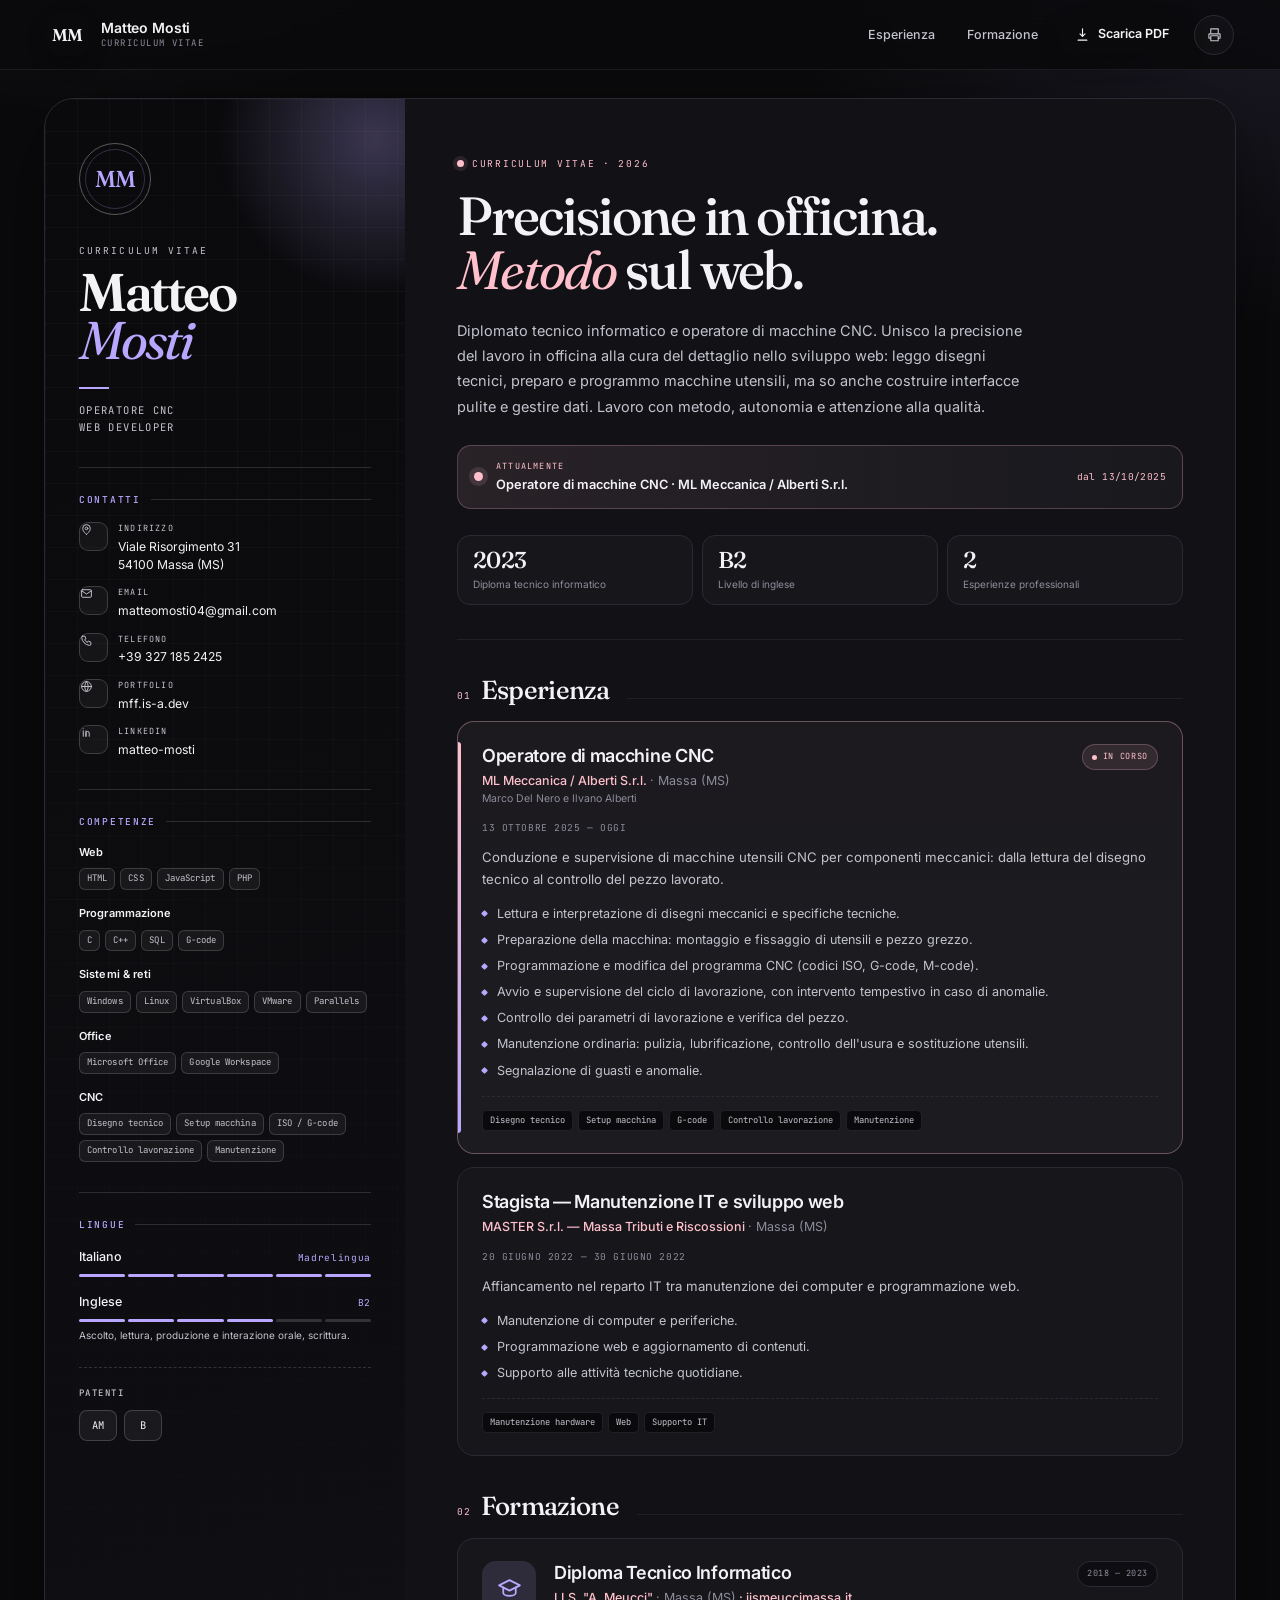
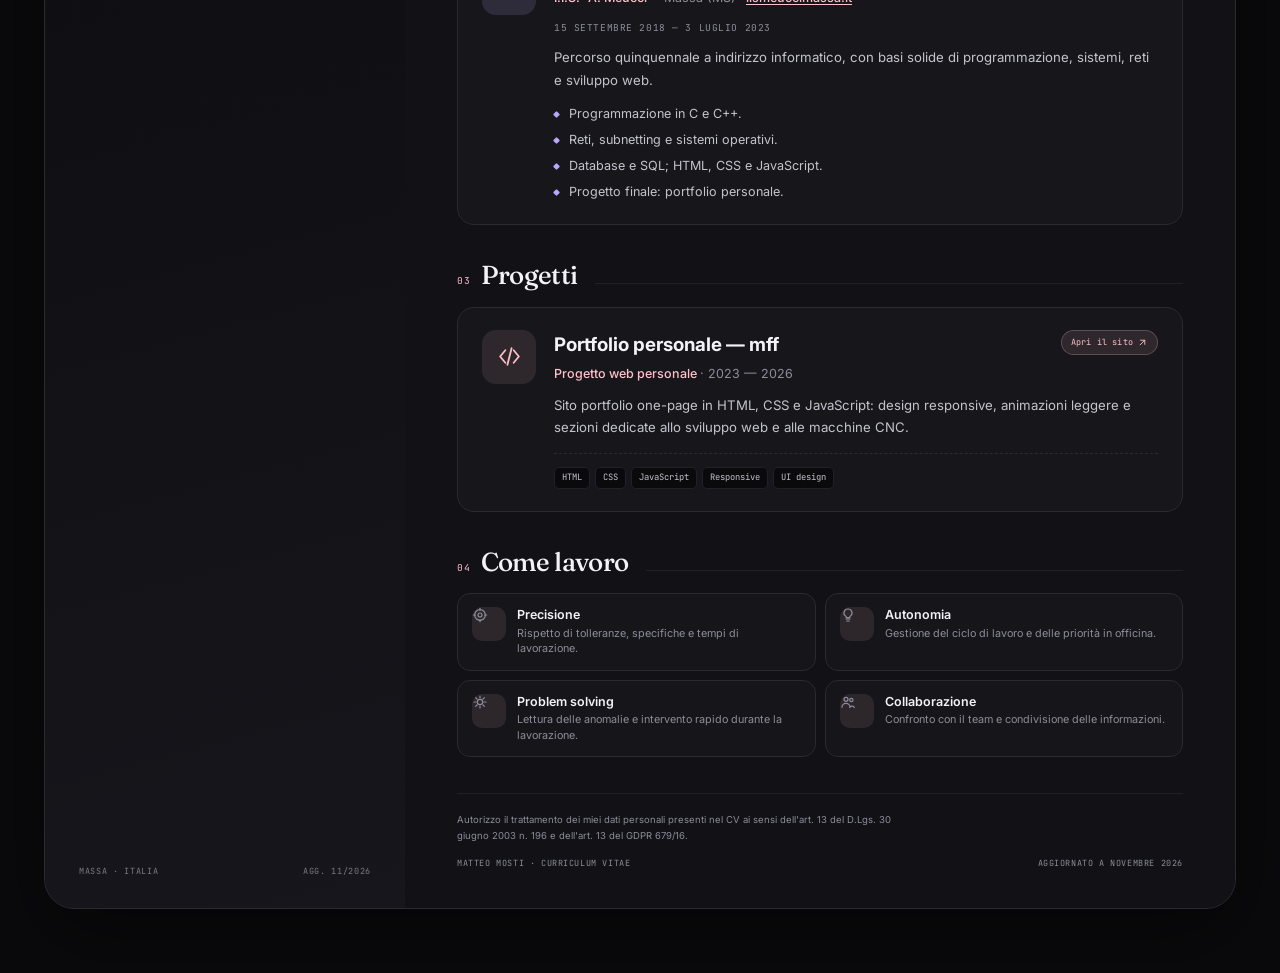
<file: cv.html>
<!DOCTYPE html>
<html lang="it">

<head>
    <meta charset="UTF-8">
    <meta name="viewport" content="width=device-width, initial-scale=1.0">

    <title>Matteo Mosti — Curriculum Vitae</title>
    <meta name="description"
        content="Curriculum Vitae di Matteo Mosti: operatore di macchine CNC, sviluppatore web e diplomato tecnico informatico a Massa.">
    <meta name="author" content="Matteo Mosti">
    <meta name="theme-color" content="#0a0a0c">

    <meta property="og:type" content="profile">
    <meta property="og:title" content="Matteo Mosti — Curriculum Vitae">
    <meta property="og:description"
        content="Operatore CNC e sviluppatore web. Esperienza, formazione e competenze di Matteo Mosti.">

    <link rel="icon" href="favicon.svg" type="image/svg+xml">
    <link rel="icon" href="favicon.png" type="image/png">

    <link rel="preconnect" href="https://fonts.googleapis.com">
    <link rel="preconnect" href="https://fonts.gstatic.com" crossorigin>
    <link
        href="https://fonts.googleapis.com/css2?family=Fraunces:ital,opsz,wght@0,9..144,400..700;1,9..144,400..600&family=Inter:wght@300;400;500;600;700&family=JetBrains+Mono:wght@400;500&display=swap"
        rel="stylesheet">

    <link rel="stylesheet" href="cv.css">
</head>

<body id="top">

    <a class="skip-link" href="#main">Salta al contenuto</a>

    <!-- ================= TOPBAR ================= -->
    <header class="topbar no-print">
        <div class="topbar-inner">
            <a class="brand" href="#top" aria-label="Matteo Mosti — torna all'inizio">
                <span class="brand-mark" aria-hidden="true">MM</span>
                <span class="brand-text">
                    <strong>Matteo Mosti</strong>
                    <small>Curriculum Vitae</small>
                </span>
            </a>

            <nav class="topbar-actions" aria-label="Azioni del curriculum">
                <a class="top-link" href="#esperienza">Esperienza</a>
                <a class="top-link" href="#formazione">Formazione</a>
                <a class="btn btn-primary" href="CV.pdf" download aria-label="Scarica il curriculum in PDF">
                    <svg viewBox="0 0 24 24" fill="none" stroke="currentColor" stroke-width="1.8"
                        stroke-linecap="round" stroke-linejoin="round" aria-hidden="true" focusable="false">
                        <path d="M12 3v12m0 0 4-4m-4 4-4-4M5 21h14" />
                    </svg>
                    <span class="btn-label-full">Scarica PDF</span>
                    <span class="btn-label-short">PDF</span>
                </a>
                <button class="btn btn-icon" type="button" id="print-btn" aria-label="Stampa il curriculum"
                    title="Stampa il curriculum">
                    <svg viewBox="0 0 24 24" fill="none" stroke="currentColor" stroke-width="1.8"
                        stroke-linecap="round" stroke-linejoin="round" aria-hidden="true" focusable="false">
                        <path d="M6 9V3h12v6M6 18H4a1 1 0 0 1-1-1v-5a1 1 0 0 1 1-1h16a1 1 0 0 1 1 1v5a1 1 0 0 1-1 1h-2" />
                        <rect x="6" y="14" width="12" height="8" rx="1" />
                    </svg>
                </button>
            </nav>
        </div>
    </header>

    <main id="main" class="page">
        <div class="cv">

            <!-- ================= SIDEBAR ================= -->
            <aside class="sidebar" aria-label="Informazioni personali e competenze">

                <div class="sidebar-top">
                    <div class="monogram" aria-hidden="true">MM</div>
                    <p class="sidebar-kicker">Curriculum Vitae</p>
                    <h1>Matteo <span>Mosti</span></h1>
                    <p class="sidebar-role">Operatore CNC<br>Web developer</p>
                </div>

                <div class="side-grid">

                    <section class="side-block" aria-labelledby="side-contact-title">
                        <h2 class="side-title" id="side-contact-title">Contatti</h2>
                        <ul class="contact-list">
                            <li>
                                <span class="contact-icon" aria-hidden="true">
                                    <svg viewBox="0 0 24 24" fill="none" stroke="currentColor" stroke-width="1.8"
                                        stroke-linecap="round" stroke-linejoin="round" focusable="false">
                                        <path d="M12 21s7-5.2 7-11a7 7 0 1 0-14 0c0 5.8 7 11 7 11Z" />
                                        <circle cx="12" cy="10" r="2.5" />
                                    </svg>
                                </span>
                                <div>
                                    <span>Indirizzo</span>
                                    <p>Viale Risorgimento 31<br>54100 Massa (MS)</p>
                                </div>
                            </li>
                            <li>
                                <span class="contact-icon" aria-hidden="true">
                                    <svg viewBox="0 0 24 24" fill="none" stroke="currentColor" stroke-width="1.8"
                                        stroke-linecap="round" stroke-linejoin="round" focusable="false">
                                        <rect x="3" y="5" width="18" height="14" rx="2" />
                                        <path d="m3 7 9 6 9-6" />
                                    </svg>
                                </span>
                                <div>
                                    <span>Email</span>
                                    <a href="mailto:matteomosti04@gmail.com">matteomosti04@gmail.com</a>
                                </div>
                            </li>
                            <li>
                                <span class="contact-icon" aria-hidden="true">
                                    <svg viewBox="0 0 24 24" fill="none" stroke="currentColor" stroke-width="1.8"
                                        stroke-linecap="round" stroke-linejoin="round" focusable="false">
                                        <path
                                            d="M5 4h4l2 5-2.5 1.5a11 11 0 0 0 5 5L15 13l5 2v4a2 2 0 0 1-2 2A16 16 0 0 1 3 6a2 2 0 0 1 2-2Z" />
                                    </svg>
                                </span>
                                <div>
                                    <span>Telefono</span>
                                    <a href="tel:+393271852425">+39 327 185 2425</a>
                                </div>
                            </li>
                            <li>
                                <span class="contact-icon" aria-hidden="true">
                                    <svg viewBox="0 0 24 24" fill="none" stroke="currentColor" stroke-width="1.8"
                                        stroke-linecap="round" stroke-linejoin="round" focusable="false">
                                        <circle cx="12" cy="12" r="9" />
                                        <path d="M3 12h18M12 3a14 14 0 0 1 0 18a14 14 0 0 1 0-18Z" />
                                    </svg>
                                </span>
                                <div>
                                    <span>Portfolio</span>
                                    <a href="https://mff.is-a.dev/" target="_blank"
                                        rel="noopener noreferrer">mff.is-a.dev</a>
                                </div>
                            </li>
                            <li>
                                <span class="contact-icon" aria-hidden="true">
                                    <svg viewBox="0 0 24 24" fill="none" stroke="currentColor" stroke-width="1.8"
                                        stroke-linecap="round" stroke-linejoin="round" focusable="false">
                                        <path d="M6 9v10M6 5v.01M11 19v-6a3 3 0 0 1 6 0v6M11 9v10" />
                                    </svg>
                                </span>
                                <div>
                                    <span>LinkedIn</span>
                                    <a href="https://www.linkedin.com/in/matteo-mosti-9377a5257/" target="_blank"
                                        rel="noopener noreferrer">matteo-mosti</a>
                                </div>
                            </li>
                        </ul>
                    </section>

                    <section class="side-block" aria-labelledby="side-skills-title">
                        <h2 class="side-title" id="side-skills-title">Competenze</h2>

                        <div class="skill-group">
                            <span class="skill-label">Web</span>
                            <div class="chips">
                                <span class="chip">HTML</span>
                                <span class="chip">CSS</span>
                                <span class="chip">JavaScript</span>
                                <span class="chip">PHP</span>
                            </div>
                        </div>

                        <div class="skill-group">
                            <span class="skill-label">Programmazione</span>
                            <div class="chips">
                                <span class="chip">C</span>
                                <span class="chip">C++</span>
                                <span class="chip">SQL</span>
                                <span class="chip">G-code</span>
                            </div>
                        </div>

                        <div class="skill-group">
                            <span class="skill-label">Sistemi &amp; reti</span>
                            <div class="chips">
                                <span class="chip">Windows</span>
                                <span class="chip">Linux</span>
                                <span class="chip">VirtualBox</span>
                                <span class="chip">VMware</span>
                                <span class="chip">Parallels</span>
                            </div>
                        </div>

                        <div class="skill-group">
                            <span class="skill-label">Office</span>
                            <div class="chips">
                                <span class="chip">Microsoft Office</span>
                                <span class="chip">Google Workspace</span>
                            </div>
                        </div>

                        <div class="skill-group">
                            <span class="skill-label">CNC</span>
                            <div class="chips">
                                <span class="chip">Disegno tecnico</span>
                                <span class="chip">Setup macchina</span>
                                <span class="chip">ISO / G-code</span>
                                <span class="chip">Controllo lavorazione</span>
                                <span class="chip">Manutenzione</span>
                            </div>
                        </div>
                    </section>

                    <section class="side-block" aria-labelledby="side-lang-title">
                        <h2 class="side-title" id="side-lang-title">Lingue</h2>

                        <div class="lang-list">
                            <div class="lang">
                                <div class="lang-head">
                                    <strong>Italiano</strong>
                                    <span>Madrelingua</span>
                                </div>
                                <div class="level" aria-hidden="true">
                                    <i class="on"></i><i class="on"></i><i class="on"></i>
                                    <i class="on"></i><i class="on"></i><i class="on"></i>
                                </div>
                            </div>

                            <div class="lang">
                                <div class="lang-head">
                                    <strong>Inglese</strong>
                                    <span>B2</span>
                                </div>
                                <div class="level" aria-hidden="true">
                                    <i class="on"></i><i class="on"></i><i class="on"></i>
                                    <i class="on"></i><i></i><i></i>
                                </div>
                                <p class="lang-note">Ascolto, lettura, produzione e interazione orale, scrittura.</p>
                            </div>
                        </div>

                        <div class="license-block">
                            <h3 class="side-subtitle">Patenti</h3>
                            <div class="license-row">
                                <span class="license">AM</span>
                                <span class="license">B</span>
                            </div>
                        </div>
                    </section>

                </div>

                <div class="sidebar-foot">
                    <span>Massa · Italia</span>
                    <span>Agg. 11/2026</span>
                </div>
            </aside>

            <!-- ================= MAIN ================= -->
            <div class="main">

                <section class="hero" aria-labelledby="hero-title">
                    <p class="eyebrow">
                        <span class="eyebrow-dot" aria-hidden="true"></span>
                        Curriculum Vitae · 2026
                    </p>

                    <h2 class="hero-title" id="hero-title">
                        Precisione in officina.<br>
                        <em>Metodo</em> sul web.
                    </h2>

                    <p class="hero-text">
                        Diplomato tecnico informatico e operatore di macchine CNC. Unisco la precisione del lavoro
                        in officina alla cura del dettaglio nello sviluppo web: leggo disegni tecnici, preparo e
                        programmo macchine utensili, ma so anche costruire interfacce pulite e gestire dati. Lavoro
                        con metodo, autonomia e attenzione alla qualità.
                    </p>

                    <div class="now">
                        <span class="now-dot" aria-hidden="true"></span>
                        <div class="now-copy">
                            <span class="now-label">Attualmente</span>
                            <strong>Operatore di macchine CNC · ML Meccanica / Alberti S.r.l.</strong>
                        </div>
                        <span class="now-date">dal 13/10/2025</span>
                    </div>

                    <div class="hero-stats" aria-label="In sintesi">
                        <div class="stat">
                            <strong>2023</strong>
                            <span>Diploma tecnico informatico</span>
                        </div>
                        <div class="stat">
                            <strong>B2</strong>
                            <span>Livello di inglese</span>
                        </div>
                        <div class="stat">
                            <strong>2</strong>
                            <span>Esperienze professionali</span>
                        </div>
                    </div>
                </section>

                <section class="section" id="esperienza" aria-labelledby="exp-title">
                    <header class="section-head">
                        <span class="section-num" aria-hidden="true">01</span>
                        <h2 id="exp-title">Esperienza</h2>
                    </header>

                    <article class="job is-current">
                        <div class="job-top">
                            <div>
                                <h3>Operatore di macchine CNC</h3>
                                <p class="company">ML Meccanica / Alberti S.r.l. <span>· Massa (MS)</span></p>
                                <p class="company-sub">Marco Del Nero e Ilvano Alberti</p>
                            </div>
                            <span class="badge-current"><i aria-hidden="true"></i>In corso</span>
                        </div>

                        <p class="job-date">13 ottobre 2025 — oggi</p>

                        <p class="job-summary">
                            Conduzione e supervisione di macchine utensili CNC per componenti meccanici: dalla
                            lettura del disegno tecnico al controllo del pezzo lavorato.
                        </p>

                        <ul class="job-list">
                            <li>Lettura e interpretazione di disegni meccanici e specifiche tecniche.</li>
                            <li>Preparazione della macchina: montaggio e fissaggio di utensili e pezzo grezzo.</li>
                            <li>Programmazione e modifica del programma CNC (codici ISO, G-code, M-code).</li>
                            <li>Avvio e supervisione del ciclo di lavorazione, con intervento tempestivo in caso di
                                anomalie.</li>
                            <li>Controllo dei parametri di lavorazione e verifica del pezzo.</li>
                            <li>Manutenzione ordinaria: pulizia, lubrificazione, controllo dell'usura e sostituzione
                                utensili.</li>
                            <li>Segnalazione di guasti e anomalie.</li>
                        </ul>

                        <div class="tag-row" aria-label="Competenze applicate">
                            <span class="tag">Disegno tecnico</span>
                            <span class="tag">Setup macchina</span>
                            <span class="tag">G-code</span>
                            <span class="tag">Controllo lavorazione</span>
                            <span class="tag">Manutenzione</span>
                        </div>
                    </article>

                    <article class="job">
                        <div class="job-top">
                            <div>
                                <h3>Stagista — Manutenzione IT e sviluppo web</h3>
                                <p class="company">MASTER S.r.l. — Massa Tributi e Riscossioni <span>· Massa
                                        (MS)</span></p>
                            </div>
                        </div>

                        <p class="job-date">20 giugno 2022 — 30 giugno 2022</p>

                        <p class="job-summary">
                            Affiancamento nel reparto IT tra manutenzione dei computer e programmazione web.
                        </p>

                        <ul class="job-list">
                            <li>Manutenzione di computer e periferiche.</li>
                            <li>Programmazione web e aggiornamento di contenuti.</li>
                            <li>Supporto alle attività tecniche quotidiane.</li>
                        </ul>

                        <div class="tag-row" aria-label="Competenze applicate">
                            <span class="tag">Manutenzione hardware</span>
                            <span class="tag">Web</span>
                            <span class="tag">Supporto IT</span>
                        </div>
                    </article>
                </section>

                <section class="section" id="formazione" aria-labelledby="edu-title">
                    <header class="section-head">
                        <span class="section-num" aria-hidden="true">02</span>
                        <h2 id="edu-title">Formazione</h2>
                    </header>

                    <article class="edu">
                        <div class="edu-icon" aria-hidden="true">
                            <svg viewBox="0 0 24 24" fill="none" stroke="currentColor" stroke-width="1.7"
                                stroke-linecap="round" stroke-linejoin="round" focusable="false">
                                <path d="m2 9 10-5 10 5-10 5L2 9Z" />
                                <path d="M6 11v5c0 1.7 2.7 3 6 3s6-1.3 6-3v-5" />
                            </svg>
                        </div>

                        <div class="edu-body">
                            <div class="job-top">
                                <div>
                                    <h3>Diploma Tecnico Informatico</h3>
                                    <p class="company">I.I.S. "A. Meucci" <span>· Massa (MS)</span> · <a
                                            href="https://www.iismeuccimassa.it/" target="_blank"
                                            rel="noopener noreferrer">iismeuccimassa.it</a></p>
                                </div>
                                <span class="badge-soft">2018 — 2023</span>
                            </div>

                            <p class="job-date">15 settembre 2018 — 3 luglio 2023</p>

                            <p class="job-summary">
                                Percorso quinquennale a indirizzo informatico, con basi solide di programmazione,
                                sistemi, reti e sviluppo web.
                            </p>

                            <ul class="job-list">
                                <li>Programmazione in C e C++.</li>
                                <li>Reti, subnetting e sistemi operativi.</li>
                                <li>Database e SQL; HTML, CSS e JavaScript.</li>
                                <li>Progetto finale: portfolio personale.</li>
                            </ul>
                        </div>
                    </article>
                </section>

                <section class="section" id="progetti" aria-labelledby="project-title">
                    <header class="section-head">
                        <span class="section-num" aria-hidden="true">03</span>
                        <h2 id="project-title">Progetti</h2>
                    </header>

                    <article class="project">
                        <div class="project-icon" aria-hidden="true">
                            <svg viewBox="0 0 24 24" fill="none" stroke="currentColor" stroke-width="1.7"
                                stroke-linecap="round" stroke-linejoin="round" focusable="false">
                                <path d="m8 6-5 6 5 6M16 6l5 6-5 6M14 4l-4 16" />
                            </svg>
                        </div>

                        <div class="project-body">
                            <div class="job-top">
                                <div>
                                    <h3>Portfolio personale — mff</h3>
                                    <p class="company">Progetto web personale <span>· 2023 — 2026</span></p>
                                </div>
                                <a class="project-link" href="https://mff.is-a.dev/" target="_blank"
                                    rel="noopener noreferrer">
                                    Apri il sito
                                    <svg viewBox="0 0 24 24" fill="none" stroke="currentColor" stroke-width="2"
                                        stroke-linecap="round" stroke-linejoin="round" aria-hidden="true"
                                        focusable="false">
                                        <path d="M7 17 17 7M8 7h9v9" />
                                    </svg>
                                </a>
                            </div>

                            <p class="job-summary">
                                Sito portfolio one-page in HTML, CSS e JavaScript: design responsive, animazioni
                                leggere e sezioni dedicate allo sviluppo web e alle macchine CNC.
                            </p>

                            <div class="tag-row" aria-label="Tecnologie utilizzate">
                                <span class="tag">HTML</span>
                                <span class="tag">CSS</span>
                                <span class="tag">JavaScript</span>
                                <span class="tag">Responsive</span>
                                <span class="tag">UI design</span>
                            </div>
                        </div>
                    </article>
                </section>

                <section class="section" id="soft-skills" aria-labelledby="soft-title">
                    <header class="section-head">
                        <span class="section-num" aria-hidden="true">04</span>
                        <h2 id="soft-title">Come lavoro</h2>
                    </header>

                    <div class="soft-grid">
                        <div class="soft">
                            <span class="soft-icon" aria-hidden="true">
                                <svg viewBox="0 0 24 24" fill="none" stroke="currentColor" stroke-width="1.8"
                                    stroke-linecap="round" stroke-linejoin="round" focusable="false">
                                    <circle cx="12" cy="12" r="8" />
                                    <circle cx="12" cy="12" r="3" />
                                    <path d="M12 2v3M12 19v3M2 12h3M19 12h3" />
                                </svg>
                            </span>
                            <div>
                                <strong>Precisione</strong>
                                <span>Rispetto di tolleranze, specifiche e tempi di lavorazione.</span>
                            </div>
                        </div>

                        <div class="soft">
                            <span class="soft-icon" aria-hidden="true">
                                <svg viewBox="0 0 24 24" fill="none" stroke="currentColor" stroke-width="1.8"
                                    stroke-linecap="round" stroke-linejoin="round" focusable="false">
                                    <path d="M9 18h6M10 21h4M12 3a6 6 0 0 0-3.5 10.9c.6.4 1 1.1 1 1.9V16h5v-.2c0-.8.4-1.5 1-1.9A6 6 0 0 0 12 3Z" />
                                </svg>
                            </span>
                            <div>
                                <strong>Autonomia</strong>
                                <span>Gestione del ciclo di lavoro e delle priorità in officina.</span>
                            </div>
                        </div>

                        <div class="soft">
                            <span class="soft-icon" aria-hidden="true">
                                <svg viewBox="0 0 24 24" fill="none" stroke="currentColor" stroke-width="1.8"
                                    stroke-linecap="round" stroke-linejoin="round" focusable="false">
                                    <path d="M12 3v3M12 18v3M3 12h3M18 12h3M5.6 5.6l2.1 2.1M16.3 16.3l2.1 2.1M18.4 5.6l-2.1 2.1M7.7 16.3l-2.1 2.1" />
                                    <circle cx="12" cy="12" r="4" />
                                </svg>
                            </span>
                            <div>
                                <strong>Problem solving</strong>
                                <span>Lettura delle anomalie e intervento rapido durante la lavorazione.</span>
                            </div>
                        </div>

                        <div class="soft">
                            <span class="soft-icon" aria-hidden="true">
                                <svg viewBox="0 0 24 24" fill="none" stroke="currentColor" stroke-width="1.8"
                                    stroke-linecap="round" stroke-linejoin="round" focusable="false">
                                    <circle cx="9" cy="8" r="3" />
                                    <circle cx="17" cy="9" r="2.5" />
                                    <path d="M3 20a6 6 0 0 1 12 0M14.5 20a4.5 4.5 0 0 1 7 0" />
                                </svg>
                            </span>
                            <div>
                                <strong>Collaborazione</strong>
                                <span>Confronto con il team e condivisione delle informazioni.</span>
                            </div>
                        </div>
                    </div>
                </section>

                <footer class="cv-footer">
                    <p class="privacy">
                        Autorizzo il trattamento dei miei dati personali presenti nel CV ai sensi dell'art. 13 del
                        D.Lgs. 30 giugno 2003 n. 196 e dell'art. 13 del GDPR 679/16.
                    </p>
                    <div class="footer-line">
                        <span>Matteo Mosti · Curriculum Vitae</span>
                        <span>Aggiornato a novembre 2026</span>
                    </div>
                </footer>

            </div>
        </div>
    </main>

    <script>
        (function () {
            var printBtn = document.getElementById("print-btn");
            if (printBtn) {
                printBtn.addEventListener("click", function () {
                    window.print();
                });
            }
        })();
    </script>

</body>

</html>
</file>
<file: mff.css>
/* ==========================================================================
   Matteo Mosti — Portfolio
   Dark theme · pink accent (#ffc0cb)
   1. Tokens & reset
   2. Base elements & utilities
   3. Header / navigation
   4. Hero
   5. Marquee
   6. About / percorso
   7. Contact
   8. Footer
   9. Responsive
   10. Reduced motion & print
   ========================================================================== */

/* ==========================================================================
   1. TOKENS & RESET
   ========================================================================== */

:root {
    color-scheme: dark;
    --bg: #0a0a0c;
    --bg-soft: #0e0e12;
    --surface: #111116;
    --surface-2: #16161c;

    --text: #f3f3f6;
    --text-soft: #c3c3cd;
    --muted: #8d8d9b;

    --accent: #ffc0cb;
    --accent-strong: #ff9fb0;
    --accent-ink: #1b0f13;
    --accent-soft: rgba(255, 192, 203, 0.1);
    --accent-2: #b9a7ff;
    --accent-2-soft: rgba(185, 167, 255, 0.1);

    --border: rgba(255, 255, 255, 0.08);
    --border-strong: rgba(255, 255, 255, 0.16);
    --border-accent: rgba(255, 192, 203, 0.32);

    --font-body: "Inter", system-ui, -apple-system, "Segoe UI", sans-serif;
    --font-display: "Space Grotesk", "Inter", system-ui, sans-serif;
    --font-mono: "JetBrains Mono", ui-monospace, "SFMono-Regular", Consolas, monospace;

    --header-h: 72px;
    --container: 1140px;
    --radius-sm: 12px;
    --radius: 18px;
    --radius-lg: 26px;

    --ease-out: cubic-bezier(0.22, 1, 0.36, 1);
    --shadow-card: 0 24px 60px -32px rgba(0, 0, 0, 0.9);
    --shadow-accent: 0 24px 60px -30px rgba(255, 192, 203, 0.28);
}

*,
*::before,
*::after {
    box-sizing: border-box;
}

* {
    margin: 0;
}

html {
    scroll-behavior: smooth;
    scroll-padding-top: calc(var(--header-h) + 16px);
    -webkit-text-size-adjust: 100%;
    overflow-x: hidden;
    overflow-x: clip;
}

body {
    min-height: 100vh;
    background-color: var(--bg);
    color: var(--text);
    font-family: var(--font-body);
    font-size: 16px;
    font-weight: 400;
    line-height: 1.6;
    overflow-x: hidden;
    overflow-x: clip;
    -webkit-font-smoothing: antialiased;
    -moz-osx-font-smoothing: grayscale;
    -webkit-tap-highlight-color: transparent;
}

img,
svg {
    display: block;
    max-width: 100%;
}

img {
    height: auto;
}

a {
    color: inherit;
}

button {
    font: inherit;
    color: inherit;
}

ul {
    list-style: none;
    padding: 0;
}

::selection {
    background: rgba(255, 192, 203, 0.3);
    color: #fff;
}

:focus-visible {
    outline: 2px solid var(--accent);
    outline-offset: 3px;
    border-radius: 4px;
}

::-webkit-scrollbar {
    width: 10px;
}

::-webkit-scrollbar-track {
    background: #08080a;
}

::-webkit-scrollbar-thumb {
    background: #2a2a33;
    border-radius: 99px;
    border: 2px solid #08080a;
}

::-webkit-scrollbar-thumb:hover {
    background: #3c3c48;
}

@media (pointer: fine) {
    html.has-custom-scroll {
        scrollbar-width: none;
    }

    html.has-custom-scroll::-webkit-scrollbar {
        display: none;
    }

    html.has-custom-scroll .code-typer,
    html.has-custom-scroll .code-input,
    html.has-custom-scroll .gcode-input {
        scrollbar-width: none;
    }

    html.has-custom-scroll .code-typer::-webkit-scrollbar,
    html.has-custom-scroll .code-input::-webkit-scrollbar,
    html.has-custom-scroll .gcode-input::-webkit-scrollbar {
        display: none;
    }
}

.custom-scrollbar {
    position: fixed;
    top: calc(var(--header-h) + 8px);
    right: 4px;
    bottom: 8px;
    z-index: 130;
    width: 10px;
    padding: 2px;
    border-radius: 999px;
    background: rgba(255, 255, 255, 0.025);
    opacity: 0;
    transition: opacity 0.25s ease, background-color 0.25s ease;
    touch-action: none;
}

.custom-scrollbar.is-visible {
    opacity: 1;
}

.custom-scrollbar:hover,
.custom-scrollbar.is-dragging {
    background: rgba(255, 255, 255, 0.055);
}

body.modal-open .custom-scrollbar {
    opacity: 0 !important;
    pointer-events: none;
}

.custom-scrollbar-thumb {
    position: absolute;
    top: 2px;
    right: 2px;
    left: 2px;
    min-height: 36px;
    border-radius: 999px;
    background: rgba(255, 192, 203, 0.34);
    box-shadow: 0 0 12px rgba(255, 192, 203, 0.14);
    transition: background-color 0.2s ease, box-shadow 0.2s ease;
    will-change: transform, height;
}

.custom-scrollbar:hover .custom-scrollbar-thumb,
.custom-scrollbar.is-dragging .custom-scrollbar-thumb {
    background: rgba(255, 192, 203, 0.72);
    box-shadow: 0 0 16px rgba(255, 192, 203, 0.36);
}

.web-code,
.gcode-pane {
    position: relative;
}

.panel-scrollbar {
    position: absolute;
    top: 52px;
    right: 5px;
    bottom: 8px;
    z-index: 4;
    width: 8px;
    padding: 1px;
    border-radius: 999px;
    background: rgba(255, 255, 255, 0.025);
    opacity: 0;
    pointer-events: none;
    transition: opacity 0.2s ease, background-color 0.2s ease;
    touch-action: none;
}

.gcode-pane .panel-scrollbar {
    top: 2px;
    right: -12px;
    bottom: 2px;
}

.panel-scrollbar.is-visible {
    opacity: 1;
    pointer-events: auto;
}

.panel-scrollbar:hover,
.panel-scrollbar.is-dragging {
    background: rgba(255, 255, 255, 0.06);
}

.panel-scrollbar .custom-scrollbar-thumb {
    top: 1px;
    right: 1px;
    left: 1px;
    min-height: 28px;
}

/* ==========================================================================
   2. BASE ELEMENTS & UTILITIES
   ========================================================================== */

.container {
    width: 100%;
    max-width: var(--container);
    margin-inline: auto;
    padding-inline: clamp(20px, 4vw, 32px);
}

.sr-only {
    position: absolute;
    width: 1px;
    height: 1px;
    padding: 0;
    margin: -1px;
    overflow: hidden;
    clip: rect(0, 0, 0, 0);
    white-space: nowrap;
    border: 0;
}

.skip-link {
    position: fixed;
    top: 12px;
    left: 12px;
    z-index: 999;
    padding: 12px 20px;
    border-radius: 10px;
    background: var(--accent);
    color: var(--accent-ink);
    font-weight: 600;
    text-decoration: none;
    transform: translateY(-160%);
    transition: transform 0.25s var(--ease-out);
}

.skip-link:focus-visible {
    transform: translateY(0);
    outline-color: #fff;
}

.eyebrow {
    display: inline-flex;
    align-items: center;
    gap: 10px;
    font-family: var(--font-mono);
    font-size: 0.7rem;
    font-weight: 500;
    letter-spacing: 0.22em;
    text-transform: uppercase;
    color: var(--accent);
}

.eyebrow-dot {
    width: 6px;
    height: 6px;
    border-radius: 50%;
    background: var(--accent);
    box-shadow: 0 0 0 4px rgba(255, 192, 203, 0.12);
    animation: pulse-dot 2.6s ease-in-out infinite;
}

@keyframes pulse-dot {
    0%, 100% {
        box-shadow: 0 0 0 3px rgba(255, 192, 203, 0.1);
    }
    50% {
        box-shadow: 0 0 0 7px rgba(255, 192, 203, 0.02);
    }
}

.text-gradient {
    background: linear-gradient(100deg, #ffffff 0%, #ffe3e8 34%, var(--accent) 68%, var(--accent-strong) 100%);
    -webkit-background-clip: text;
    background-clip: text;
    -webkit-text-fill-color: transparent;
    color: transparent;
}

.accent-dot {
    color: var(--accent);
}

.muted {
    color: var(--muted);
}

.section {
    position: relative;
    padding: clamp(80px, 10vw, 128px) 0;
}

.section-head {
    max-width: 660px;
    margin: 0 auto clamp(48px, 7vw, 72px);
    text-align: center;
}

.section-title {
    margin: 16px 0 18px;
    font-family: var(--font-display);
    font-size: clamp(2.1rem, 4.4vw, 3.3rem);
    font-weight: 700;
    line-height: 1.06;
    letter-spacing: -0.03em;
}

.section-desc {
    color: var(--muted);
    font-size: 1rem;
    line-height: 1.75;
    text-wrap: pretty;
}

/* Reveal-on-scroll (only when JavaScript is available) */
.js .reveal {
    opacity: 0;
    transform: translateY(26px);
    transition: opacity 0.7s ease, transform 0.7s var(--ease-out);
}

.reveal.is-visible {
    opacity: 1;
    transform: none;
}

/* ==========================================================================
   2b. PRELOADER
   ========================================================================== */

.preloader {
    display: none;
    position: fixed;
    inset: 0;
    z-index: 400;
    grid-template-rows: auto 1fr auto;
    gap: 24px;
    padding: clamp(20px, 4vw, 36px);
    background: #08080a;
    overflow: hidden;
}

.js .preloader {
    display: grid;
}

.preloader[hidden] {
    display: none;
}

.preloader::before {
    content: "";
    position: absolute;
    inset: 0;
    background-image:
        linear-gradient(rgba(255, 255, 255, 0.03) 1px, transparent 1px),
        linear-gradient(90deg, rgba(255, 255, 255, 0.03) 1px, transparent 1px);
    background-size: 72px 72px;
    -webkit-mask-image: radial-gradient(ellipse 70% 60% at 50% 50%, #000 10%, transparent 80%);
    mask-image: radial-gradient(ellipse 70% 60% at 50% 50%, #000 10%, transparent 80%);
    pointer-events: none;
}

.preloader.is-done {
    opacity: 0;
    visibility: hidden;
    transform: translateY(-100%);
    transition: transform 0.9s var(--ease-out), opacity 0.5s ease, visibility 0s 0.9s;
}

.preloader-top,
.preloader-bottom {
    position: relative;
    z-index: 1;
    display: flex;
    align-items: center;
    justify-content: space-between;
    font-family: var(--font-mono);
    font-size: 0.68rem;
    letter-spacing: 0.2em;
    text-transform: uppercase;
    color: var(--muted);
}

.preloader-word {
    position: relative;
    z-index: 1;
    align-self: center;
    justify-self: center;
    font-family: var(--font-display);
    font-size: clamp(6rem, 24vw, 19rem);
    font-weight: 700;
    line-height: 0.8;
    letter-spacing: -0.09em;
    background: linear-gradient(110deg, #ffffff 0%, #ffe3e8 30%, var(--accent) 62%, var(--accent-strong) 100%);
    -webkit-background-clip: text;
    background-clip: text;
    -webkit-text-fill-color: transparent;
    color: transparent;
    filter: drop-shadow(0 20px 60px rgba(255, 192, 203, 0.18));
}

.preloader-bottom {
    align-self: end;
}

.preloader-bar {
    position: absolute;
    left: 0;
    bottom: 0;
    width: 100%;
    height: 2px;
    background: rgba(255, 255, 255, 0.06);
}

.preloader-bar i {
    display: block;
    width: 100%;
    height: 100%;
    background: linear-gradient(90deg, var(--accent-soft), var(--accent), var(--accent-strong));
    transform: scaleX(0);
    transform-origin: left center;
}

/* ==========================================================================
   2c. CUSTOM CURSOR
   ========================================================================== */

.cursor {
    display: none;
    position: fixed;
    inset: 0;
    z-index: 500;
    pointer-events: none;
}

@media (pointer: fine) {
    body.has-cursor .cursor {
        display: block;
    }

    body.has-cursor,
    body.has-cursor a,
    body.has-cursor button,
    body.has-cursor [role="button"] {
        cursor: none;
    }
}

.cursor-dot,
.cursor-ring {
    position: absolute;
    top: 0;
    left: 0;
    border-radius: 50%;
    pointer-events: none;
    will-change: transform;
}

.cursor-dot {
    width: 6px;
    height: 6px;
    margin: -3px 0 0 -3px;
    background: var(--accent);
    box-shadow: 0 0 12px rgba(255, 192, 203, 0.9);
}

.cursor-ring {
    width: 34px;
    height: 34px;
    margin: -17px 0 0 -17px;
    border: 1px solid rgba(255, 192, 203, 0.55);
    background: rgba(255, 192, 203, 0.02);
    transition: opacity 0.25s ease, background-color 0.25s ease, border-color 0.25s ease;
}

/* ==========================================================================
   3. HEADER / NAVIGATION
   ========================================================================== */

.site-header {
    position: fixed;
    inset: 0 0 auto 0;
    z-index: 120;
    height: var(--header-h);
    background: rgba(10, 10, 12, 0.55);
    border-bottom: 1px solid transparent;
    backdrop-filter: blur(14px) saturate(140%);
    -webkit-backdrop-filter: blur(14px) saturate(140%);
    transition: background 0.3s ease, border-color 0.3s ease, box-shadow 0.3s ease;
}

.site-header.scrolled {
    background: rgba(10, 10, 12, 0.82);
    border-bottom-color: var(--border);
    box-shadow: 0 12px 40px -24px rgba(0, 0, 0, 0.9);
}

.nav {
    display: flex;
    align-items: center;
    justify-content: space-between;
    height: 100%;
    max-width: var(--container);
}

.brand {
    display: inline-flex;
    flex-direction: column;
    align-items: flex-start;
    gap: 6px;
    text-decoration: none;
    color: var(--text);
}

.brand-word {
    font-family: var(--font-display);
    font-size: 1.95rem;
    font-weight: 700;
    line-height: 0.78;
    letter-spacing: -0.075em;
    background: linear-gradient(120deg, #ffffff 0%, #ffe3e8 32%, var(--accent) 68%, var(--accent-strong));
    -webkit-background-clip: text;
    background-clip: text;
    -webkit-text-fill-color: transparent;
    color: transparent;
    transition: transform 0.35s var(--ease-out), filter 0.35s ease;
}

.brand-trace {
    position: relative;
    width: 100%;
    height: 2px;
    border-radius: 2px;
    background: linear-gradient(90deg, rgba(255, 192, 203, 0.65), rgba(255, 192, 203, 0.08));
    box-shadow: 0 0 10px rgba(255, 192, 203, 0.18);
    overflow: hidden;
}

.brand-trace i {
    position: absolute;
    top: 0;
    left: -40%;
    width: 40%;
    height: 100%;
    background: linear-gradient(90deg, transparent, #ffffff, var(--accent), transparent);
    animation: brand-trace 3.8s ease-in-out infinite;
}

@keyframes brand-trace {
    0% { left: -40%; }
    55%, 100% { left: 100%; }
}

.brand:hover .brand-word {
    transform: translateY(-1px);
    filter: drop-shadow(0 0 14px rgba(255, 192, 203, 0.45));
}

.menu-items {
    display: flex;
    align-items: center;
    gap: 2px;
}

.menu-items a.menu-link {
    position: relative;
    display: block;
    padding: 9px 14px;
    border-radius: 999px;
    color: var(--muted);
    font-size: 0.9rem;
    font-weight: 500;
    text-decoration: none;
    transition: color 0.2s ease, background-color 0.2s ease;
}

.menu-items a.menu-link:hover {
    color: var(--text);
    background: rgba(255, 255, 255, 0.04);
}

.menu-items a.menu-link.is-active {
    color: var(--accent);
}

.menu-items a.menu-link.is-active::after {
    content: "";
    position: absolute;
    left: 50%;
    bottom: 3px;
    width: 16px;
    height: 2px;
    border-radius: 2px;
    background: var(--accent);
    transform: translateX(-50%);
}

.nav-cta-wrap {
    margin-left: 12px;
}

.nav-cta {
    display: inline-flex;
    align-items: center;
    gap: 8px;
    padding: 9px 18px;
    border: 1px solid var(--border-accent);
    border-radius: 999px;
    background: rgba(255, 192, 203, 0.06);
    color: var(--accent);
    font-size: 0.85rem;
    font-weight: 600;
    letter-spacing: 0.01em;
    text-decoration: none;
    transition: background-color 0.25s ease, color 0.25s ease, transform 0.25s var(--ease-out),
        box-shadow 0.25s ease;
}

.nav-cta svg {
    width: 15px;
    height: 15px;
}

.nav-cta:hover {
    background: var(--accent);
    color: var(--accent-ink);
    transform: translateY(-1px);
    box-shadow: 0 10px 26px -12px rgba(255, 192, 203, 0.8);
}

/* Hamburger (mobile only) */
.nav-toggle {
    display: none;
    position: relative;
    width: 42px;
    height: 42px;
    padding: 0;
    border: 1px solid var(--border);
    border-radius: 12px;
    background: rgba(255, 255, 255, 0.03);
    cursor: pointer;
    transition: border-color 0.25s ease, background-color 0.25s ease;
}

.nav-toggle:hover {
    border-color: var(--border-accent);
}

.nav-toggle span {
    position: absolute;
    left: 50%;
    width: 18px;
    height: 1.5px;
    border-radius: 2px;
    background: var(--accent);
    transform: translateX(-50%);
    transition: transform 0.3s var(--ease-out), opacity 0.2s ease, top 0.3s var(--ease-out);
}

.nav-toggle span:nth-child(1) { top: 14px; }
.nav-toggle span:nth-child(2) { top: 20px; }
.nav-toggle span:nth-child(3) { top: 26px; }

body.menu-open .nav-toggle span:nth-child(1) {
    top: 20px;
    transform: translateX(-50%) rotate(45deg);
}

body.menu-open .nav-toggle span:nth-child(2) {
    opacity: 0;
}

body.menu-open .nav-toggle span:nth-child(3) {
    top: 20px;
    transform: translateX(-50%) rotate(-45deg);
}

/* Scroll progress */
.scroll-progress {
    position: absolute;
    left: 0;
    bottom: -1px;
    width: 100%;
    height: 2px;
    overflow: hidden;
}

.scroll-progress span {
    display: block;
    width: 100%;
    height: 100%;
    background: linear-gradient(90deg, var(--accent-soft), var(--accent), var(--accent-strong));
    transform: scaleX(0);
    transform-origin: left center;
    will-change: transform;
}

/* Mobile menu overlay */
.menu-overlay {
    position: fixed;
    inset: var(--header-h) 0 0 0;
    z-index: 110;
    background: rgba(4, 4, 6, 0.6);
    backdrop-filter: blur(6px);
    -webkit-backdrop-filter: blur(6px);
    opacity: 0;
    pointer-events: none;
    transition: opacity 0.3s ease;
}

.menu-overlay.is-visible {
    opacity: 1;
    pointer-events: auto;
}

/* ==========================================================================
   4. HERO
   ========================================================================== */

.hero {
    position: relative;
    display: flex;
    flex-direction: column;
    justify-content: center;
    min-height: 100vh;
    min-height: 100svh;
    padding: calc(var(--header-h) + 48px) 0 96px;
    overflow: hidden;
    isolation: isolate;
}

.hero-bg {
    position: absolute;
    inset: 0;
    z-index: 0;
    overflow: hidden;
    pointer-events: none;
}

.hero-grid {
    position: absolute;
    inset: 0;
    background-image:
        linear-gradient(rgba(255, 255, 255, 0.035) 1px, transparent 1px),
        linear-gradient(90deg, rgba(255, 255, 255, 0.035) 1px, transparent 1px);
    background-size: 64px 64px;
    -webkit-mask-image: radial-gradient(ellipse 80% 65% at 50% 38%, #000 10%, transparent 78%);
    mask-image: radial-gradient(ellipse 80% 65% at 50% 38%, #000 10%, transparent 78%);
    opacity: 0.7;
}

.glow {
    position: absolute;
    border-radius: 50%;
    filter: blur(90px);
    opacity: 0.5;
}

.glow-1 {
    top: -18%;
    left: 8%;
    width: 46vw;
    height: 46vw;
    background: radial-gradient(circle, rgba(255, 192, 203, 0.24), transparent 66%);
}

.glow-2 {
    right: -12%;
    bottom: 4%;
    width: 38vw;
    height: 38vw;
    background: radial-gradient(circle, rgba(255, 159, 176, 0.16), transparent 68%);
}

/* Particle canvas host */
.hero-canvas {
    position: absolute;
    inset: 0;
    z-index: 1;
    pointer-events: none;
}

.hero-canvas #finisher-canvas {
    background-color: transparent !important;
    opacity: 0.85;
}

/* CNC-style readout */
.hero-hud {
    position: absolute;
    bottom: 54px;
    z-index: 3;
    display: grid;
    gap: 7px;
    font-family: var(--font-mono);
    font-size: 0.6rem;
    font-weight: 400;
    letter-spacing: 0.16em;
    color: var(--muted);
    pointer-events: none;
}

.hero-hud-left {
    left: clamp(20px, 4vw, 32px);
}

.hero-hud-right {
    right: clamp(20px, 4vw, 32px);
    text-align: right;
}

.hero-hud span {
    display: flex;
    align-items: center;
    gap: 8px;
}

.hero-hud-right span {
    justify-content: flex-end;
}

.hero-hud i {
    font-style: normal;
    color: var(--accent);
    opacity: 0.7;
}

.hero-hud b {
    min-width: 8ch;
    font-weight: 400;
    color: var(--text-soft);
    font-variant-numeric: tabular-nums;
}

@media (max-width: 1120px) {
    .hero-hud {
        display: none;
    }
}

.hero-inner {
    position: relative;
    z-index: 2;
    display: grid;
    grid-template-columns: minmax(0, 1.06fr) minmax(0, 0.94fr);
    align-items: center;
    gap: clamp(32px, 5vw, 72px);
    width: 100%;
}

.hero-copy {
    max-width: 620px;
}

.hero-title {
    margin: 18px 0 22px;
    font-family: var(--font-display);
    font-size: clamp(2.9rem, 6.4vw, 5.1rem);
    font-weight: 700;
    line-height: 0.98;
    letter-spacing: -0.04em;
}

.hero-title > span {
    display: block;
}

.hero-role {
    display: flex;
    align-items: center;
    gap: 10px;
    min-height: 1.9em;
    margin-bottom: 22px;
    font-family: var(--font-mono);
    font-size: clamp(0.86rem, 1.5vw, 1rem);
    color: var(--accent);
}

.mono-prompt {
    opacity: 0.7;
}

#typed-text {
    min-width: 1ch;
    white-space: pre;
}

.caret {
    display: inline-block;
    width: 2px;
    height: 1.05em;
    margin-left: 2px;
    background: var(--accent);
    animation: blink 1s step-end infinite;
}

@keyframes blink {
    0%, 100% { opacity: 1; }
    50% { opacity: 0; }
}

.hero-desc {
    max-width: 47ch;
    margin-bottom: 34px;
    color: var(--text-soft);
    font-size: clamp(0.98rem, 1.4vw, 1.06rem);
    font-weight: 300;
    line-height: 1.75;
    text-wrap: pretty;
}

.hero-actions {
    display: flex;
    flex-wrap: wrap;
    gap: 12px;
    margin-bottom: 36px;
}

.btn {
    display: inline-flex;
    align-items: center;
    justify-content: center;
    gap: 10px;
    padding: 14px 26px;
    border: 1px solid transparent;
    border-radius: 999px;
    font-family: var(--font-body);
    font-size: 0.93rem;
    font-weight: 600;
    letter-spacing: 0.005em;
    text-decoration: none;
    cursor: pointer;
    transition: transform 0.28s var(--ease-out), box-shadow 0.28s ease, background-color 0.28s ease,
        color 0.28s ease, border-color 0.28s ease;
}

.btn svg {
    width: 17px;
    height: 17px;
    transition: transform 0.28s var(--ease-out);
}

.btn:hover svg {
    transform: translateX(3px);
}

.btn-primary {
    background: linear-gradient(135deg, #ffdbe1, var(--accent) 45%, var(--accent-strong));
    color: var(--accent-ink);
    box-shadow: 0 14px 34px -16px rgba(255, 192, 203, 0.85);
}

.btn-primary:hover {
    transform: translateY(-2px);
    box-shadow: 0 20px 44px -16px rgba(255, 192, 203, 0.95);
}

.btn-ghost {
    border-color: var(--border-strong);
    background: rgba(255, 255, 255, 0.025);
    color: var(--text);
}

.btn-ghost:hover {
    transform: translateY(-2px);
    border-color: var(--border-accent);
    background: var(--accent-soft);
    color: var(--accent);
}

.social-list {
    display: flex;
    align-items: center;
    gap: 10px;
}

.social-list a {
    display: grid;
    place-items: center;
    width: 44px;
    height: 44px;
    border: 1px solid var(--border);
    border-radius: 12px;
    background: rgba(255, 255, 255, 0.025);
    transition: transform 0.28s var(--ease-out), border-color 0.28s ease, background-color 0.28s ease,
        box-shadow 0.28s ease;
}

.social-list img {
    width: 20px;
    height: 20px;
    opacity: 0.85;
    transition: opacity 0.2s ease;
}

.social-list a:hover {
    transform: translateY(-3px);
    border-color: var(--border-accent);
    background: var(--accent-soft);
    box-shadow: 0 12px 26px -18px rgba(255, 192, 203, 0.9);
}

.social-list a:hover img {
    opacity: 1;
}

/* Hero visual */
.hero-visual {
    position: relative;
    display: flex;
    align-items: center;
    justify-content: center;
    width: 100%;
    max-width: 460px;
    min-height: 420px;
    margin-inline: auto;
}

.avatar-frame {
    --rx: 0deg;
    --ry: 0deg;
    --gx: 50%;
    --gy: 40%;
    --lift: 0px;
    position: relative;
    width: min(360px, 78%);
    aspect-ratio: 1;
    padding: 10px;
    border-radius: var(--radius-lg);
    background: linear-gradient(150deg, rgba(255, 192, 203, 0.55), rgba(255, 192, 203, 0.06) 42%,
            rgba(255, 255, 255, 0.05));
    box-shadow: 0 40px 90px -40px rgba(255, 192, 203, 0.35), inset 0 1px 0 rgba(255, 255, 255, 0.18);
    transform: perspective(1000px) rotateX(var(--rx)) rotateY(var(--ry)) rotate(-2deg) translateY(var(--lift));
    transform-style: preserve-3d;
    transition: transform 0.55s var(--ease-out), box-shadow 0.4s ease;
    will-change: transform;
}

.hero-visual.is-tilting .avatar-frame {
    transition-duration: 0.12s;
}

.avatar-frame::before {
    content: "";
    position: absolute;
    inset: -34px;
    z-index: -1;
    border-radius: 50%;
    background: radial-gradient(circle at 50% 45%, rgba(255, 192, 203, 0.3), transparent 66%);
    filter: blur(28px);
}

.avatar-frame::after {
    content: "";
    position: absolute;
    inset: 10px;
    z-index: 2;
    border-radius: calc(var(--radius-lg) - 9px);
    background: radial-gradient(circle at var(--gx) var(--gy), rgba(255, 255, 255, 0.22), transparent 48%);
    opacity: 0;
    transition: opacity 0.3s ease;
    pointer-events: none;
}

.hero-visual.is-tilting .avatar-frame::after {
    opacity: 1;
}

.avatar-frame:hover {
    --lift: -4px;
    box-shadow: 0 48px 100px -42px rgba(255, 192, 203, 0.45), inset 0 1px 0 rgba(255, 255, 255, 0.22);
}

.avatar {
    position: relative;
    z-index: 1;
    width: 100%;
    height: 100%;
    object-fit: cover;
    border-radius: calc(var(--radius-lg) - 9px);
    filter: grayscale(1) contrast(1.05);
    transition: filter 0.6s ease;
}

.avatar-frame:hover .avatar {
    filter: grayscale(0.15) contrast(1.02) sepia(0.12);
}

.float-chip {
    position: absolute;
    display: inline-flex;
    align-items: center;
    gap: 8px;
    padding: 10px 14px;
    border: 1px solid var(--border);
    border-radius: 12px;
    background: rgba(17, 17, 22, 0.9);
    box-shadow: 0 16px 40px -20px rgba(0, 0, 0, 0.9);
    backdrop-filter: blur(10px);
    -webkit-backdrop-filter: blur(10px);
    font-family: var(--font-mono);
    font-size: 0.7rem;
    letter-spacing: 0.03em;
    color: var(--text-soft);
    white-space: nowrap;
    animation: float 7s ease-in-out infinite;
}

.chip-1 { top: 6%; left: 0; }
.chip-2 { right: -2%; bottom: 20%; animation-delay: -2.4s; }
.chip-3 { left: 6%; bottom: -2%; animation-delay: -4.6s; }

.chip-dot {
    width: 6px;
    height: 6px;
    border-radius: 50%;
    background: var(--accent);
    box-shadow: 0 0 10px rgba(255, 192, 203, 0.9);
}

@keyframes float {
    0%, 100% { transform: translateY(0); }
    50% { transform: translateY(-10px); }
}

.scroll-hint {
    position: absolute;
    left: 50%;
    bottom: 24px;
    z-index: 3;
    display: inline-flex;
    flex-direction: column;
    align-items: center;
    gap: 10px;
    color: var(--muted);
    font-family: var(--font-mono);
    font-size: 0.64rem;
    letter-spacing: 0.22em;
    text-transform: uppercase;
    text-decoration: none;
    transform: translateX(-50%);
    transition: color 0.25s ease;
}

.scroll-hint:hover {
    color: var(--accent);
}

.scroll-hint-line {
    width: 1px;
    height: 38px;
    background: linear-gradient(180deg, transparent, var(--accent));
    animation: scroll-line 2s ease-in-out infinite;
}

@keyframes scroll-line {
    0% { transform: scaleY(0); transform-origin: top; opacity: 0; }
    40% { transform: scaleY(1); transform-origin: top; opacity: 1; }
    100% { transform: scaleY(1); transform-origin: bottom; opacity: 0; }
}

/* ==========================================================================
   5. MARQUEE
   ========================================================================== */

.marquee-band {
    border-top: 1px solid var(--border);
    border-bottom: 1px solid var(--border);
    background: rgba(255, 255, 255, 0.012);
}

.marquee {
    position: relative;
    padding: 18px 0;
    background: transparent;
    overflow: hidden;
    -webkit-mask-image: linear-gradient(90deg, transparent, #000 8%, #000 92%, transparent);
    mask-image: linear-gradient(90deg, transparent, #000 8%, #000 92%, transparent);
}

.marquee + .marquee {
    padding-top: 0;
    border-top: 1px solid var(--border);
}

.marquee + .marquee .marquee-track {
    padding-top: 18px;
}

.marquee-track {
    display: flex;
    width: max-content;
    animation: marquee 46s linear infinite;
}

.marquee-alt .marquee-track {
    animation-direction: reverse;
    animation-duration: 60s;
}

.marquee:hover .marquee-track {
    animation-play-state: paused;
}

.marquee-group {
    display: flex;
    align-items: center;
    gap: 40px;
    padding-right: 40px;
}

.marquee-group span {
    display: inline-flex;
    align-items: center;
    gap: 40px;
    font-family: var(--font-mono);
    font-size: 0.72rem;
    letter-spacing: 0.18em;
    text-transform: uppercase;
    color: var(--muted);
    white-space: nowrap;
}

.marquee-group span::after {
    content: "";
    width: 4px;
    height: 4px;
    border-radius: 50%;
    background: var(--accent);
    opacity: 0.55;
}

@keyframes marquee {
    from { transform: translateX(0); }
    to { transform: translateX(-50%); }
}

/* ==========================================================================
   6. ABOUT / TIMELINE
   ========================================================================== */

#aboutme {
    scroll-margin-top: calc(var(--header-h) + 8px);
}

#aboutme::before {
    content: "";
    position: absolute;
    top: 12%;
    left: 50%;
    width: 60vw;
    height: 60vw;
    max-width: 900px;
    max-height: 900px;
    border-radius: 50%;
    background: radial-gradient(circle, rgba(255, 192, 203, 0.07), transparent 65%);
    filter: blur(70px);
    transform: translateX(-50%);
    pointer-events: none;
}

#aboutme .container {
    position: relative;
}

.subhead {
    display: flex;
    align-items: center;
    justify-content: center;
    gap: 20px;
    margin-bottom: clamp(40px, 6vw, 60px);
    font-family: var(--font-mono);
    font-size: 0.72rem;
    font-weight: 500;
    letter-spacing: 0.24em;
    text-transform: uppercase;
    color: var(--muted);
}

.subhead::before,
.subhead::after {
    content: "";
    width: clamp(24px, 8vw, 72px);
    height: 1px;
    background: linear-gradient(90deg, transparent, var(--border-strong));
}

.subhead::after {
    background: linear-gradient(90deg, var(--border-strong), transparent);
}

/* Numeri del percorso */
.stat-row {
    display: grid;
    grid-template-columns: repeat(3, minmax(0, 1fr));
    gap: 1px;
    max-width: 720px;
    margin: 0 auto clamp(40px, 6vw, 60px);
    border: 1px solid var(--border);
    border-radius: var(--radius);
    background: var(--border);
    overflow: hidden;
}

.stat-row li {
    display: flex;
    flex-direction: column;
    align-items: center;
    gap: 4px;
    padding: 22px 14px;
    background: var(--bg);
    text-align: center;
}

.stat-row b {
    font-family: var(--font-display);
    font-size: clamp(1.9rem, 4vw, 2.6rem);
    font-weight: 700;
    line-height: 1;
    letter-spacing: -0.04em;
    color: var(--accent);
    font-variant-numeric: tabular-nums;
}

.stat-row li > span {
    max-width: 18ch;
    color: var(--muted);
    font-size: 0.72rem;
    line-height: 1.4;
}

/* Percorso a due binari */
.journey {
    max-width: 1040px;
    margin: 0 auto;
}

.journey-filter {
    display: flex;
    align-items: center;
    justify-content: space-between;
    flex-wrap: wrap;
    gap: 14px;
    margin-bottom: clamp(26px, 4vw, 38px);
}

.filter-group {
    display: inline-flex;
    gap: 4px;
    padding: 4px;
    border: 1px solid var(--border);
    border-radius: 999px;
    background: rgba(255, 255, 255, 0.02);
}

.filter-btn {
    padding: 9px 18px;
    border: 0;
    border-radius: 999px;
    background: transparent;
    color: var(--muted);
    font-family: var(--font-mono);
    font-size: 0.66rem;
    font-weight: 500;
    letter-spacing: 0.12em;
    text-transform: uppercase;
    cursor: pointer;
    transition: color 0.25s ease, background-color 0.25s ease;
}

.filter-btn:hover {
    color: var(--text);
}

.filter-btn.is-active {
    background: var(--accent);
    color: var(--accent-ink);
    font-weight: 600;
}

.journey-status {
    display: inline-flex;
    align-items: center;
    gap: 9px;
    font-family: var(--font-mono);
    font-size: 0.64rem;
    letter-spacing: 0.1em;
    text-transform: uppercase;
    color: var(--muted);
}

.journey-status::before {
    content: "";
    width: 6px;
    height: 6px;
    border-radius: 50%;
    background: var(--accent);
    box-shadow: 0 0 0 4px rgba(255, 192, 203, 0.1);
}

.journey-grid {
    display: grid;
    grid-template-columns: repeat(2, minmax(0, 1fr));
    gap: clamp(16px, 2.4vw, 28px);
    align-items: start;
}

.lane {
    position: relative;
    padding: clamp(18px, 2.4vw, 26px);
    border: 1px solid var(--border);
    border-radius: var(--radius-lg);
    background: linear-gradient(165deg, rgba(255, 255, 255, 0.035), rgba(255, 255, 255, 0.008));
    transition: opacity 0.45s ease, filter 0.45s ease, transform 0.45s var(--ease-out),
        border-color 0.45s ease;
}

.journey[data-filter="school"] .lane-field,
.journey[data-filter="field"] .lane-school {
    opacity: 0.35;
    filter: grayscale(0.55);
    transform: scale(0.985);
}

.journey[data-filter="school"] .lane-field *,
.journey[data-filter="field"] .lane-school * {
    pointer-events: none;
}

.journey[data-filter="school"] .lane-school {
    border-color: var(--border-accent);
}

.journey[data-filter="field"] .lane-field {
    border-color: rgba(185, 167, 255, 0.3);
}

.lane-head {
    display: flex;
    align-items: center;
    gap: 14px;
    margin-bottom: 24px;
    padding-bottom: 18px;
    border-bottom: 1px solid var(--border);
}

.lane-icon {
    display: grid;
    place-items: center;
    flex: none;
    width: 44px;
    height: 44px;
    border: 1px solid var(--border-accent);
    border-radius: 14px;
    background: var(--accent-soft);
    color: var(--accent);
}

.lane-icon svg {
    width: 22px;
    height: 22px;
}

.lane-field .lane-icon {
    border-color: rgba(185, 167, 255, 0.32);
    background: var(--accent-2-soft);
    color: var(--accent-2);
}

.lane-title h3 {
    font-family: var(--font-display);
    font-size: 1.08rem;
    font-weight: 600;
    letter-spacing: -0.01em;
}

.lane-title p {
    margin-top: 2px;
    font-family: var(--font-mono);
    font-size: 0.6rem;
    letter-spacing: 0.08em;
    text-transform: uppercase;
    color: var(--muted);
}

.lane-count {
    flex: none;
    margin-left: auto;
    font-family: var(--font-mono);
    font-size: 0.62rem;
    letter-spacing: 0.1em;
    text-transform: uppercase;
    color: var(--muted);
}

.lane-count b {
    color: var(--accent);
    font-weight: 600;
}

.lane-field .lane-count b {
    color: var(--accent-2);
}

.lane-track {
    position: relative;
    display: grid;
    gap: 18px;
    margin: 0;
    padding: 0;
    list-style: none;
}

.lane-track::before {
    content: "";
    position: absolute;
    top: 10px;
    bottom: 10px;
    left: 10px;
    width: 2px;
    border-radius: 2px;
    background: linear-gradient(180deg,
            rgba(255, 192, 203, 0.1),
            rgba(255, 192, 203, 0.42) 10%,
            rgba(255, 192, 203, 0.42) 90%,
            rgba(255, 192, 203, 0.1));
}

.lane-field .lane-track::before {
    background: linear-gradient(180deg,
            rgba(185, 167, 255, 0.1),
            rgba(185, 167, 255, 0.42) 10%,
            rgba(185, 167, 255, 0.42) 90%,
            rgba(185, 167, 255, 0.1));
}

.stop {
    position: relative;
    padding-left: 38px;
}

.stop-node {
    position: absolute;
    left: 1px;
    top: 20px;
    z-index: 1;
    width: 20px;
    height: 20px;
    border: 1px solid var(--border-accent);
    border-radius: 50%;
    background: var(--bg-soft);
    box-shadow: 0 0 0 4px var(--bg), 0 0 16px rgba(255, 192, 203, 0.12);
    transition: border-color 0.3s ease, box-shadow 0.3s ease;
}

.stop-node::after {
    content: "";
    position: absolute;
    inset: 5px;
    border-radius: 50%;
    background: var(--accent);
    opacity: 0.7;
    transition: opacity 0.3s ease, transform 0.3s ease;
}

.lane-field .stop-node {
    border-color: rgba(185, 167, 255, 0.34);
    box-shadow: 0 0 0 4px var(--bg), 0 0 16px rgba(185, 167, 255, 0.14);
}

.lane-field .stop-node::after {
    background: var(--accent-2);
}

.stop:hover .stop-node,
.stop:focus-within .stop-node {
    border-color: var(--accent);
    box-shadow: 0 0 0 4px var(--bg), 0 0 22px rgba(255, 192, 203, 0.4);
}

.lane-field .stop:hover .stop-node,
.lane-field .stop:focus-within .stop-node {
    border-color: var(--accent-2);
    box-shadow: 0 0 0 4px var(--bg), 0 0 22px rgba(185, 167, 255, 0.4);
}

.stop:hover .stop-node::after {
    opacity: 1;
    transform: scale(1.15);
}

.stop-card {
    padding: 18px 20px;
    border: 1px solid var(--border);
    border-radius: var(--radius);
    background: linear-gradient(165deg, rgba(255, 255, 255, 0.045), rgba(255, 255, 255, 0.01));
    box-shadow: var(--shadow-card);
    transition: transform 0.3s var(--ease-out), border-color 0.3s ease, box-shadow 0.3s ease;
}

.stop-card:hover {
    transform: translateY(-3px);
    border-color: rgba(255, 192, 203, 0.28);
    box-shadow: var(--shadow-card), 0 0 0 1px rgba(255, 192, 203, 0.06);
}

.lane-field .stop-card:hover {
    border-color: rgba(185, 167, 255, 0.3);
    box-shadow: var(--shadow-card), 0 0 0 1px rgba(185, 167, 255, 0.06);
}

.stop-top {
    display: flex;
    align-items: center;
    justify-content: space-between;
    gap: 10px;
}

.stop-year {
    font-family: var(--font-mono);
    font-size: 0.64rem;
    font-weight: 500;
    letter-spacing: 0.14em;
    text-transform: uppercase;
    color: var(--accent);
}

.lane-field .stop-year {
    color: var(--accent-2);
}

.stop-badge {
    display: inline-flex;
    align-items: center;
    gap: 6px;
    flex: none;
    padding: 3px 9px;
    border: 1px solid currentColor;
    border-radius: 999px;
    font-family: var(--font-mono);
    font-size: 0.54rem;
    font-weight: 500;
    letter-spacing: 0.1em;
    text-transform: uppercase;
    color: var(--muted);
}

.stop-badge.school,
.stop-badge.work {
    color: var(--accent);
}

.stop-badge.stage,
.stop-badge.self {
    color: var(--accent-2);
}

.journey-dot {
    width: 6px;
    height: 6px;
    border-radius: 50%;
    background: currentColor;
    animation: journey-pulse 2s ease-in-out infinite;
}

@keyframes journey-pulse {
    0%, 100% {
        box-shadow: 0 0 0 0 rgba(255, 192, 203, 0.4);
    }
    50% {
        box-shadow: 0 0 0 5px rgba(255, 192, 203, 0);
    }
}

@keyframes journey-pulse-field {
    0%, 100% {
        box-shadow: 0 0 0 0 rgba(185, 167, 255, 0.4);
    }
    50% {
        box-shadow: 0 0 0 5px rgba(185, 167, 255, 0);
    }
}

.stop-card h4 {
    margin: 9px 0 6px;
    font-family: var(--font-display);
    font-size: 1.04rem;
    font-weight: 600;
    letter-spacing: -0.01em;
    color: var(--text);
}

.stop-card > p:not(.stop-note) {
    color: var(--text-soft);
    font-size: 0.88rem;
    line-height: 1.55;
}

.skill-tags {
    display: flex;
    flex-wrap: wrap;
    gap: 7px;
    margin-top: 14px;
}

.skill-tags li {
    padding: 4px 9px;
    border: 1px solid var(--border);
    border-radius: 999px;
    background: rgba(255, 255, 255, 0.03);
    color: var(--text-soft);
    font-family: var(--font-mono);
    font-size: 0.6rem;
    line-height: 1.35;
    transition: border-color 0.25s ease, color 0.25s ease, background-color 0.25s ease;
}

.stop-card:hover .skill-tags li {
    border-color: rgba(255, 192, 203, 0.2);
    background: rgba(255, 192, 203, 0.05);
    color: var(--text);
}

.lane-field .stop-card:hover .skill-tags li {
    border-color: rgba(185, 167, 255, 0.22);
    background: rgba(185, 167, 255, 0.06);
}

.stop-note {
    display: flex;
    align-items: center;
    gap: 8px;
    margin-top: 12px;
    padding-top: 12px;
    border-top: 1px dashed var(--border);
    font-family: var(--font-mono);
    font-size: 0.6rem;
    letter-spacing: 0.02em;
    color: var(--muted);
}

.stop-note svg {
    flex: none;
    width: 14px;
    height: 14px;
    color: var(--accent);
}

.stop-note b {
    color: var(--text-soft);
    font-weight: 500;
}

.lane-foot {
    display: flex;
    align-items: center;
    gap: 9px;
    margin-top: 22px;
    padding-top: 18px;
    border-top: 1px dashed var(--border);
    font-family: var(--font-mono);
    font-size: 0.6rem;
    letter-spacing: 0.06em;
    text-transform: uppercase;
    color: var(--muted);
}

.lane-foot svg {
    flex: none;
    width: 16px;
    height: 16px;
    color: var(--accent);
}

.lane-field .lane-foot svg {
    color: var(--accent-2);
}

.lane-field .lane-foot .journey-dot {
    color: var(--accent-2);
    animation-name: journey-pulse-field;
}

/* Reveal dei singoli passaggi */
.js .stop {
    opacity: 0;
    transform: translateY(18px);
    transition: opacity 0.6s ease, transform 0.6s var(--ease-out);
    transition-delay: calc(var(--i, 0) * 70ms);
}

.js .stop.is-in {
    opacity: 1;
    transform: none;
}

.lane-track .stop:nth-child(1) { --i: 0; }
.lane-track .stop:nth-child(2) { --i: 1; }
.lane-track .stop:nth-child(3) { --i: 2; }
.lane-track .stop:nth-child(4) { --i: 3; }
.lane-track .stop:nth-child(5) { --i: 4; }
.lane-track .stop:nth-child(6) { --i: 5; }


/* ==========================================================================
   6b. WEB
   ========================================================================== */

#web,
#cnc {
    scroll-margin-top: calc(var(--header-h) + 8px);
}

.section-web {
    position: relative;
}

.section-web::before {
    content: "";
    position: absolute;
    top: 28%;
    left: 50%;
    width: 52vw;
    height: 52vw;
    max-width: 760px;
    max-height: 760px;
    border-radius: 50%;
    background: radial-gradient(circle, rgba(255, 192, 203, 0.07), transparent 68%);
    filter: blur(70px);
    transform: translateX(-50%);
    pointer-events: none;
}

.section-web .container,
.section-cnc .container {
    position: relative;
}

.web-grid {
    display: grid;
    grid-template-columns: repeat(12, minmax(0, 1fr));
    gap: 16px;
    max-width: 1040px;
    margin: 0 auto;
}

/* ---------- shared panels ---------- */
.bento-card {
    position: relative;
    overflow: hidden;
    padding: 24px;
    border: 1px solid var(--border);
    border-radius: var(--radius-lg);
    background: linear-gradient(165deg, rgba(255, 255, 255, 0.05), rgba(255, 255, 255, 0.012));
    box-shadow: var(--shadow-card);
    transition: transform 0.35s var(--ease-out), border-color 0.35s ease, box-shadow 0.35s ease;
}

.bento-card::before {
    content: "";
    position: absolute;
    top: -40%;
    right: -35%;
    width: 70%;
    height: 70%;
    border-radius: 50%;
    background: radial-gradient(circle, rgba(255, 192, 203, 0.13), transparent 65%);
    filter: blur(24px);
    opacity: 0;
    transition: opacity 0.4s ease;
    pointer-events: none;
}

.bento-card:hover {
    transform: translateY(-4px);
    border-color: rgba(255, 192, 203, 0.3);
    box-shadow: var(--shadow-card), 0 0 0 1px rgba(255, 192, 203, 0.06);
}

.bento-card:hover::before {
    opacity: 1;
}

.bento-card h3 {
    margin-top: 4px;
    font-family: var(--font-display);
    font-size: 1.3rem;
    font-weight: 600;
    letter-spacing: -0.02em;
    color: var(--text);
}

.bento-bar {
    display: flex;
    align-items: center;
    gap: 10px;
    padding: 13px 18px;
    border-bottom: 1px solid var(--border);
    background: rgba(255, 255, 255, 0.022);
    font-family: var(--font-mono);
    font-size: 0.66rem;
    color: var(--muted);
}

.bento-dots {
    display: flex;
    gap: 5px;
}

.bento-dots i {
    width: 7px;
    height: 7px;
    border-radius: 50%;
    background: rgba(255, 255, 255, 0.16);
}

.bento-dots i:first-child {
    background: rgba(255, 192, 203, 0.7);
}

.bento-file {
    color: var(--text-soft);
    letter-spacing: 0.06em;
}

.bento-lang {
    margin-left: 0;
    padding: 3px 8px;
    border: 1px solid var(--border-accent);
    border-radius: 999px;
    color: var(--accent);
    font-size: 0.58rem;
    letter-spacing: 0.14em;
}

.bar-actions {
    display: flex;
    align-items: center;
    gap: 6px;
    margin-left: auto;
}

.code-tabs {
    display: flex;
    gap: 2px;
}

.code-tab {
    padding: 4px 9px;
    border: 0;
    border-radius: 7px;
    background: transparent;
    color: var(--muted);
    font-family: var(--font-mono);
    font-size: 0.62rem;
    letter-spacing: 0.02em;
    cursor: pointer;
    transition: background-color 0.2s ease, color 0.2s ease;
}

.code-tab:hover {
    color: var(--text-soft);
    background: rgba(255, 255, 255, 0.04);
}

.code-tab.is-active {
    background: rgba(255, 255, 255, 0.07);
    color: var(--text);
}

.edit-btn {
    display: grid;
    place-items: center;
    width: 28px;
    height: 28px;
    padding: 0;
    border: 1px solid var(--border);
    border-radius: 8px;
    background: rgba(255, 255, 255, 0.03);
    color: var(--muted);
    cursor: pointer;
    transition: color 0.2s ease, border-color 0.2s ease, background-color 0.2s ease;
}

.edit-btn svg {
    width: 14px;
    height: 14px;
}

.edit-btn:hover {
    border-color: var(--border-accent);
    color: var(--accent);
}

.edit-btn.is-active,
.edit-btn[aria-pressed="true"] {
    border-color: var(--accent);
    background: var(--accent);
    color: var(--accent-ink);
}

.code-typer {
    flex: 1;
    min-height: 0;
    margin: 0;
    padding: 22px 20px 26px;
    font-family: var(--font-mono);
    font-size: clamp(0.65rem, 1vw, 0.78rem);
    line-height: 1.85;
    color: #d9d9e3;
    white-space: pre-wrap;
    overflow: auto;
    tab-size: 2;
}

.code-typer::after {
    content: "";
    display: inline-block;
    width: 0.55ch;
    height: 1.02em;
    margin-left: 2px;
    vertical-align: -0.16em;
    background: var(--accent);
    animation: blink 1s step-end infinite;
}

.code-input {
    flex: 1;
    width: 100%;
    min-height: 0;
    margin: 0;
    padding: 22px 20px 26px;
    border: 0;
    background: transparent;
    color: #d9d9e3;
    font-family: var(--font-mono);
    font-size: clamp(0.65rem, 1vw, 0.78rem);
    line-height: 1.85;
    tab-size: 2;
    resize: none;
    outline: none;
    caret-color: var(--accent);
    white-space: pre;
    overflow: auto;
}

.code-input::selection {
    background: rgba(255, 192, 203, 0.24);
}

.web-code.is-editing,
.cnc-terminal.is-editing {
    border-color: rgba(255, 192, 203, 0.38);
    box-shadow: var(--shadow-card), 0 0 0 1px rgba(255, 192, 203, 0.12);
}

/* ---------- browser preview ---------- */
.web-browser {
    grid-column: span 7;
    display: flex;
    flex-direction: column;
    height: clamp(500px, 38vw, 545px);
    padding: 0;
}

.browser-bar {
    display: flex;
    align-items: center;
    gap: 10px;
    padding: 12px 16px;
    border-bottom: 1px solid var(--border);
    background: rgba(255, 255, 255, 0.022);
    font-family: var(--font-mono);
    font-size: 0.64rem;
    color: var(--muted);
}

.browser-url {
    padding: 3px 10px;
    border: 1px solid var(--border);
    border-radius: 999px;
    background: rgba(255, 255, 255, 0.025);
    color: var(--text-soft);
    letter-spacing: 0.04em;
}

.view-switch {
    display: flex;
    gap: 2px;
    margin-left: auto;
    padding: 2px;
    border: 1px solid var(--border);
    border-radius: 999px;
    background: rgba(0, 0, 0, 0.22);
}

.view-btn {
    padding: 4px 9px;
    border: 0;
    border-radius: 999px;
    background: transparent;
    color: var(--muted);
    font-family: var(--font-mono);
    font-size: 0.56rem;
    letter-spacing: 0.06em;
    text-transform: uppercase;
    cursor: pointer;
    transition: background-color 0.2s ease, color 0.2s ease;
}

.view-btn.is-active {
    background: var(--accent);
    color: var(--accent-ink);
}

.browser-stage {
    position: relative;
    flex: 1;
    display: grid;
    place-items: center;
    padding: 24px;
    overflow: hidden;
    background:
        radial-gradient(circle at 50% 0%, rgba(255, 192, 203, 0.08), transparent 60%),
        #0b0b0f;
}

.preview-frame {
    position: relative;
    width: 100%;
    max-width: 560px;
    height: 100%;
    max-height: 340px;
    border: 1px solid rgba(255, 255, 255, 0.12);
    border-radius: 14px;
    background: #0b0b0f;
    box-shadow: 0 30px 60px -30px rgba(0, 0, 0, 0.9);
    overflow: hidden;
    transition: max-width 0.55s var(--ease-out), max-height 0.55s var(--ease-out), border-color 0.3s ease;
}

.preview-frame.is-mobile {
    max-width: 220px;
    max-height: 360px;
}

.preview-iframe {
    display: block;
    width: 100%;
    height: 100%;
    border: 0;
    background: #0b0b0f;
}

.live-dot {
    display: inline-block;
    width: 6px;
    height: 6px;
    margin-right: 7px;
    border-radius: 50%;
    background: var(--accent);
    box-shadow: 0 0 0 0 rgba(255, 192, 203, 0.6);
    animation: live-pulse 2.2s ease-out infinite;
    vertical-align: 1px;
}

@keyframes live-pulse {
    0% {
        box-shadow: 0 0 0 0 rgba(255, 192, 203, 0.55);
    }

    70%,
    100% {
        box-shadow: 0 0 0 7px rgba(255, 192, 203, 0);
    }
}

.browser-foot {
    display: flex;
    align-items: center;
    justify-content: space-between;
    gap: 12px;
    padding: 12px 16px;
    border-top: 1px solid var(--border);
}

.accent-swatches {
    display: flex;
    gap: 6px;
}

.swatch {
    width: 16px;
    height: 16px;
    padding: 0;
    border: 1px solid rgba(255, 255, 255, 0.18);
    border-radius: 50%;
    background: var(--sw);
    cursor: pointer;
    transition: transform 0.2s ease, box-shadow 0.2s ease;
}

.swatch:hover {
    transform: scale(1.15);
}

.swatch.is-active {
    box-shadow: 0 0 0 3px rgba(255, 255, 255, 0.08), 0 0 12px var(--sw);
}

.browser-hint {
    font-family: var(--font-mono);
    font-size: 0.56rem;
    letter-spacing: 0.12em;
    text-transform: uppercase;
    color: var(--muted);
}

/* ---------- code window ---------- */
.web-code {
    grid-column: span 5;
    display: flex;
    flex-direction: column;
    height: clamp(500px, 38vw, 545px);
    padding: 0;
}

.web-code .code-typer {
    flex: 1;
}

/* ---------- web feature cards ---------- */
.web-card {
    grid-column: span 4;
    display: flex;
    flex-direction: column;
    min-height: 170px;
}

.web-card-icon {
    display: grid;
    place-items: center;
    width: 42px;
    height: 42px;
    margin-bottom: 16px;
    border: 1px solid rgba(255, 192, 203, 0.18);
    border-radius: 12px;
    background: rgba(255, 192, 203, 0.06);
    color: var(--accent);
}

.web-card-icon svg {
    width: 21px;
    height: 21px;
}

.web-card h3 {
    font-size: 1.1rem;
}

.web-card p {
    margin-top: 8px;
    color: var(--muted);
    font-size: 0.86rem;
    line-height: 1.65;
}

/* ==========================================================================
   6c. CNC
   ========================================================================== */

.section-cnc {
    position: relative;
    padding-top: clamp(40px, 6vw, 72px);
}

.section-cnc::before {
    content: "";
    position: absolute;
    top: 20%;
    left: 50%;
    width: 46vw;
    height: 46vw;
    max-width: 680px;
    max-height: 680px;
    border-radius: 50%;
    background: radial-gradient(circle, rgba(255, 192, 203, 0.06), transparent 68%);
    filter: blur(70px);
    transform: translateX(-50%);
    pointer-events: none;
}

.cnc-grid {
    display: grid;
    grid-template-columns: repeat(12, minmax(0, 1fr));
    gap: 16px;
    max-width: 1040px;
    margin: 0 auto;
}

.cnc-role {
    grid-column: span 6;
    display: flex;
    flex-direction: column;
    min-height: 230px;
    overflow: hidden;
}

.cnc-role-num {
    font-family: var(--font-mono);
    font-size: 0.6rem;
    letter-spacing: 0.16em;
    color: var(--muted);
}

.cnc-role-icon {
    display: grid;
    place-items: center;
    width: 52px;
    height: 52px;
    margin: 18px 0 14px;
    border: 1px solid rgba(255, 192, 203, 0.2);
    border-radius: 14px;
    background: rgba(255, 192, 203, 0.06);
    color: var(--accent);
}

.cnc-role-icon svg {
    width: 28px;
    height: 28px;
}

.cnc-role h3 {
    font-size: 1.45rem;
}

.cnc-role p {
    margin-top: 8px;
    color: var(--muted);
    font-size: 0.9rem;
    line-height: 1.6;
}

.cnc-terminal {
    grid-column: span 12;
    display: flex;
    flex-direction: column;
    padding: 0;
}

.cnc-terminal-body {
    display: grid;
    grid-template-columns: minmax(0, 1fr) minmax(220px, 0.72fr);
    gap: 22px;
    align-items: center;
    padding: 22px;
}

.gcode-pane {
    display: flex;
    flex-direction: column;
    min-width: 0;
}

.gcode-typer {
    min-height: calc(16 * 1.85em);
    margin: 0;
    font-family: var(--font-mono);
    font-size: clamp(0.67rem, 1vw, 0.78rem);
    line-height: 1.85;
    color: #d9d9e3;
    white-space: pre-wrap;
}

.gcode-typer::after {
    content: "";
    display: inline-block;
    width: 0.55ch;
    height: 1.02em;
    margin-left: 2px;
    vertical-align: -0.16em;
    background: var(--accent);
    animation: blink 1s step-end infinite;
}

.gcode-input {
    width: 100%;
    min-height: calc(16 * 1.85em);
    margin: 0;
    padding: 0;
    border: 0;
    background: transparent;
    color: #d9d9e3;
    font-family: var(--font-mono);
    font-size: clamp(0.67rem, 1vw, 0.78rem);
    line-height: 1.85;
    tab-size: 2;
    resize: vertical;
    outline: none;
    caret-color: var(--accent);
    white-space: pre;
    overflow: auto;
}

.gcode-input::selection {
    background: rgba(255, 192, 203, 0.24);
}

.toolpath-panel {
    min-width: 0;
}

.toolpath {
    width: 100%;
    height: auto;
    max-height: 220px;
    border: 1px solid var(--border);
    border-radius: 12px;
    background: #0b0b0f;
}

.toolpath-rapid {
    fill: none;
    stroke: rgba(255, 255, 255, 0.24);
    stroke-width: 1.4;
    stroke-dasharray: 4 5;
    stroke-linecap: round;
    stroke-linejoin: round;
}

.toolpath-guide {
    fill: none;
    stroke: rgba(255, 192, 203, 0.22);
    stroke-width: 1.6;
    stroke-linecap: round;
    stroke-linejoin: round;
}

.toolpath-cut {
    fill: none;
    stroke: var(--accent);
    stroke-width: 2.2;
    stroke-linecap: round;
    stroke-linejoin: round;
}

.toolpath-ring {
    fill: rgba(255, 192, 203, 0.12);
    stroke: rgba(255, 192, 203, 0.55);
    stroke-width: 1.2;
    transition: opacity 0.2s ease;
}

.toolpath-ring.is-rapid {
    opacity: 0.35;
}

#toolpath-tool {
    filter: drop-shadow(0 0 6px rgba(255, 192, 203, 0.9));
}

.toolpath-meta {
    display: flex;
    align-items: center;
    justify-content: space-between;
    gap: 10px;
    padding: 9px 2px 0;
    font-family: var(--font-mono);
    font-size: 0.58rem;
    letter-spacing: 0.08em;
    text-transform: uppercase;
    color: var(--muted);
}

/* ==========================================================================
   7. CONTACT
   ========================================================================== */

.section-contact {
    padding-bottom: clamp(96px, 12vw, 150px);
}

.contact-layout {
    display: grid;
    grid-template-columns: minmax(0, 1.06fr) minmax(0, 0.94fr);
    gap: 18px;
    max-width: 1040px;
    margin: 0 auto;
    align-items: start;
}

.contact-direct {
    display: flex;
    flex-direction: column;
    gap: 12px;
    height: 100%;
}

.contact-row {
    display: flex;
    align-items: center;
    gap: 16px;
    padding: 20px 22px;
    border: 1px solid var(--border);
    border-radius: 20px;
    background: linear-gradient(165deg, rgba(255, 255, 255, 0.045), rgba(255, 255, 255, 0.012));
    color: var(--text);
    text-decoration: none;
    transition: transform 0.35s var(--ease-out), border-color 0.35s ease, box-shadow 0.35s ease;
}

a.contact-row:hover {
    transform: translateY(-3px);
    border-color: rgba(255, 192, 203, 0.32);
    box-shadow: var(--shadow-accent);
}

.contact-row .contact-icon {
    flex: 0 0 auto;
    margin-bottom: 0;
}

.contact-body {
    display: flex;
    flex-direction: column;
    gap: 3px;
    min-width: 0;
}

.contact-label {
    font-family: var(--font-mono);
    font-size: 0.62rem;
    font-weight: 500;
    letter-spacing: 0.2em;
    text-transform: uppercase;
    color: var(--muted);
}

.contact-value {
    font-size: 1rem;
    font-weight: 600;
    letter-spacing: -0.01em;
    line-height: 1.4;
    word-break: break-word;
}

.contact-icon {
    display: grid;
    place-items: center;
    width: 44px;
    height: 44px;
    border: 1px solid rgba(255, 192, 203, 0.2);
    border-radius: 13px;
    background: rgba(255, 192, 203, 0.08);
    color: var(--accent);
    transition: background-color 0.3s ease, border-color 0.3s ease;
}

.contact-icon svg {
    width: 19px;
    height: 19px;
    fill: currentColor;
}

.contact-row .contact-icon svg[fill="none"] {
    fill: none;
}

a.contact-row:hover .contact-icon {
    background: rgba(255, 192, 203, 0.14);
    border-color: rgba(255, 192, 203, 0.4);
}

.contact-row-arrow {
    display: grid;
    place-items: center;
    flex: 0 0 auto;
    width: 34px;
    height: 34px;
    margin-left: auto;
    border: 1px solid var(--border);
    border-radius: 50%;
    color: var(--muted);
    transition: color 0.28s ease, background-color 0.28s ease, border-color 0.28s ease,
        transform 0.28s var(--ease-out);
}

.contact-row-arrow svg {
    width: 15px;
    height: 15px;
}

a.contact-row:hover .contact-row-arrow {
    border-color: var(--accent);
    background: var(--accent);
    color: var(--accent-ink);
    transform: translateX(3px);
}

.contact-foot {
    display: flex;
    align-items: center;
    justify-content: space-between;
    gap: 14px;
    margin-top: auto;
    padding: 8px 2px 0;
}

.contact-foot .social-list a {
    width: 40px;
    height: 40px;
}

.contact-foot .social-list img {
    width: 18px;
    height: 18px;
}

/* ---------- CV card ---------- */
.cv-card {
    overflow: hidden;
    border: 1px solid var(--border);
    border-radius: var(--radius-lg);
    background: linear-gradient(165deg, rgba(255, 255, 255, 0.045), rgba(255, 255, 255, 0.012));
    box-shadow: var(--shadow-card);
}

.cv-card.reveal {
    transition-delay: 0.08s;
}

.cv-thumb {
    position: relative;
    display: block;
    width: 100%;
    height: 210px;
    padding: 0;
    border: 0;
    background: #0b0b0f;
    text-align: left;
    cursor: zoom-in;
    overflow: hidden;
}

.cv-thumb img {
    width: 100%;
    height: 100%;
    object-fit: cover;
    object-position: center top;
    filter: saturate(0.92) brightness(0.9);
    transition: transform 0.6s var(--ease-out), filter 0.4s ease;
}

.cv-thumb:hover img,
.cv-thumb:focus-visible img {
    transform: scale(1.035);
    filter: none;
}

.cv-thumb::after {
    content: "";
    position: absolute;
    inset: auto 0 0;
    height: 46%;
    background: linear-gradient(transparent, rgba(6, 6, 9, 0.92));
    pointer-events: none;
}

.cv-thumb-cta {
    position: absolute;
    z-index: 1;
    right: 14px;
    bottom: 14px;
    display: inline-flex;
    align-items: center;
    gap: 7px;
    padding: 8px 12px;
    border-radius: 999px;
    background: var(--accent);
    color: var(--accent-ink);
    font-size: 0.72rem;
    font-weight: 700;
    box-shadow: 0 10px 26px -12px rgba(255, 192, 203, 0.9);
    transition: transform 0.3s var(--ease-out);
}

.cv-thumb-cta svg {
    width: 14px;
    height: 14px;
}

.cv-thumb:hover .cv-thumb-cta {
    transform: translateY(-2px);
}

.cv-card-body {
    display: flex;
    flex-direction: column;
    align-items: flex-start;
    padding: 22px 24px 24px;
}

.cv-card-body h3 {
    margin-top: 6px;
    font-family: var(--font-display);
    font-size: 1.3rem;
    font-weight: 600;
    letter-spacing: -0.02em;
}

.cv-card-desc {
    max-width: 36ch;
    margin-top: 8px;
    color: var(--muted);
    font-size: 0.86rem;
    line-height: 1.6;
}

.cv-card-actions {
    display: flex;
    flex-wrap: wrap;
    gap: 10px;
    width: 100%;
    margin-top: 18px;
}

.cv-card-actions .btn {
    padding: 11px 18px;
    font-size: 0.84rem;
}

/* ---------- CV preview dialog ---------- */
body.modal-open {
    overflow: hidden;
}

/* The dialog lives in the top layer: keep a normal pointer while reading. */
body.modal-open,
body.modal-open [role="button"] {
    cursor: default;
}

body.modal-open a,
body.modal-open button {
    cursor: pointer;
}

body.modal-open .cursor {
    display: none !important;
}

.cv-modal {
    width: min(1000px, 94vw);
    height: min(88vh, 900px);
    max-width: none;
    max-height: none;
    margin: auto;
    padding: 0;
    border: 1px solid var(--border-strong);
    border-radius: 20px;
    background: #0d0d11;
    color: var(--text);
    overflow: hidden;
}

.cv-modal[open] {
    animation: modal-in 0.3s var(--ease-out);
}

.cv-modal::backdrop {
    background: rgba(4, 4, 7, 0.78);
    -webkit-backdrop-filter: blur(7px);
    backdrop-filter: blur(7px);
}

@keyframes modal-in {
    from {
        opacity: 0;
        transform: translateY(14px) scale(0.985);
    }

    to {
        opacity: 1;
        transform: none;
    }
}

.cv-modal-inner {
    display: flex;
    flex-direction: column;
    height: 100%;
}

.cv-modal-head {
    display: flex;
    align-items: center;
    gap: 14px;
    padding: 12px 14px 12px 18px;
    border-bottom: 1px solid var(--border);
    background: rgba(255, 255, 255, 0.02);
}

.cv-modal-title {
    font-family: var(--font-mono);
    font-size: 0.66rem;
    letter-spacing: 0.12em;
    text-transform: uppercase;
    color: var(--text-soft);
}

.cv-modal-actions {
    display: flex;
    align-items: center;
    gap: 8px;
    margin-left: auto;
}

.cv-modal-btn {
    display: inline-flex;
    align-items: center;
    gap: 7px;
    padding: 8px 13px;
    border: 1px solid var(--border-accent);
    border-radius: 999px;
    background: var(--accent-soft);
    color: var(--accent);
    font-size: 0.78rem;
    font-weight: 600;
    text-decoration: none;
    white-space: nowrap;
    transition: color 0.25s ease, background-color 0.25s ease, border-color 0.25s ease;
}

.cv-modal-btn svg {
    width: 15px;
    height: 15px;
}

.cv-modal-btn:hover {
    border-color: var(--accent);
    background: var(--accent);
    color: var(--accent-ink);
}

.cv-modal-btn.is-ghost {
    border-color: var(--border);
    background: rgba(255, 255, 255, 0.03);
    color: var(--text-soft);
}

.cv-modal-btn.is-ghost:hover {
    border-color: var(--border-strong);
    background: rgba(255, 255, 255, 0.07);
    color: var(--text);
}

.cv-modal-close {
    display: grid;
    place-items: center;
    width: 34px;
    height: 34px;
    padding: 0;
    border: 1px solid var(--border);
    border-radius: 50%;
    background: transparent;
    color: var(--muted);
    cursor: pointer;
    transition: color 0.25s ease, background-color 0.25s ease, border-color 0.25s ease;
}

.cv-modal-close svg {
    width: 16px;
    height: 16px;
}

.cv-modal-close:hover {
    border-color: var(--border-accent);
    background: var(--accent-soft);
    color: var(--accent);
}

.cv-modal-frame {
    flex: 1;
    width: 100%;
    min-height: 0;
    border: 0;
    background: #fff;
}

/* ==========================================================================
   8. FOOTER
   ========================================================================== */

.site-footer {
    border-top: 1px solid var(--border);
    background: #08080a;
}

.footer-inner {
    display: flex;
    flex-wrap: wrap;
    align-items: center;
    justify-content: space-between;
    gap: 14px;
    padding-block: 30px;
}

.footer-inner p {
    color: var(--muted);
    font-size: 0.82rem;
}

.footer-top {
    display: inline-flex;
    align-items: center;
    gap: 7px;
    color: var(--text-soft);
    font-size: 0.82rem;
    font-weight: 500;
    text-decoration: none;
    transition: color 0.25s ease;
}

.footer-top svg {
    width: 15px;
    height: 15px;
    transition: transform 0.28s var(--ease-out);
}

.footer-top:hover {
    color: var(--accent);
}

.footer-top:hover svg {
    transform: translateY(-3px);
}

/* ==========================================================================
   9. RESPONSIVE
   ========================================================================== */

@media (max-width: 1024px) {
    .hero-inner {
        grid-template-columns: minmax(0, 1.1fr) minmax(0, 0.9fr);
        gap: 32px;
    }

    .avatar-frame {
        width: min(320px, 82%);
    }

    .contact-row {
        padding: 18px 20px;
    }

    .cv-thumb {
        height: 196px;
    }
}

@media (max-width: 860px) {
    :root {
        --header-h: 64px;
    }

    /* Navigation -> drawer */
    .nav {
        justify-content: space-between;
    }

    .nav-toggle {
        display: block;
    }

    .menu-items {
        position: fixed;
        top: var(--header-h);
        right: 0;
        z-index: 1;
        display: flex;
        flex-direction: column;
        align-items: stretch;
        gap: 4px;
        width: min(84vw, 340px);
        height: calc(100dvh - var(--header-h));
        padding: 26px 20px 32px;
        border-left: 1px solid var(--border);
        background: #0d0d11;
        box-shadow: -30px 0 60px -30px rgba(0, 0, 0, 0.9);
        overflow-y: auto;
        transform: translateX(105%);
        visibility: hidden;
        transition: transform 0.38s var(--ease-out), visibility 0.38s;
    }

    body.menu-open .menu-items {
        transform: translateX(0);
        visibility: visible;
    }

    .menu-items li {
        width: 100%;
    }

    .menu-items a.menu-link {
        padding: 14px 16px;
        border-radius: 12px;
        font-size: 1.05rem;
        color: var(--text-soft);
    }

    .menu-items a.menu-link.is-active {
        background: rgba(255, 192, 203, 0.08);
    }

    .menu-items a.menu-link.is-active::after {
        display: none;
    }

    .nav-cta-wrap {
        margin: 14px 0 0;
    }

    .menu-items .nav-cta {
        width: 100%;
        justify-content: center;
        padding: 13px 18px;
        font-size: 0.92rem;
    }

    body.menu-open {
        overflow: hidden;
    }

    /* Hero */
    .hero {
        padding-top: calc(var(--header-h) + 56px);
        padding-bottom: 90px;
        min-height: auto;
    }

    .hero-inner {
        grid-template-columns: 1fr;
        gap: 56px;
    }

    .hero-copy {
        max-width: 620px;
    }

    .hero-visual {
        order: 2;
        min-height: 0;
        padding: 10px 0;
    }

    .avatar-frame {
        width: min(300px, 72vw);
    }

    .scroll-hint {
        display: none;
    }

    /* Percorso */
    .journey-grid {
        grid-template-columns: 1fr;
    }

    .journey-filter {
        flex-direction: column;
        align-items: stretch;
    }

    .filter-group {
        justify-content: center;
    }

    .journey-status {
        justify-content: center;
    }

    /* Web */
    .web-browser,
    .web-code {
        grid-column: span 12;
        height: 500px;
    }

    .web-card {
        grid-column: span 6;
    }

    .web-card:last-child {
        grid-column: span 12;
    }

    /* CNC */
    .cnc-terminal-body {
        grid-template-columns: 1fr;
    }

    .toolpath {
        max-height: 200px;
    }

    /* Contact */
    .contact-layout {
        grid-template-columns: 1fr;
        max-width: 560px;
    }

    .contact-row {
        padding: 18px 20px;
    }

    .cv-card {
        margin-top: 4px;
    }

    .cv-thumb {
        height: 230px;
    }
}

@media (max-width: 600px) {
    .hero-title {
        font-size: clamp(2.6rem, 12vw, 3.4rem);
    }

    .hero-actions {
        width: 100%;
    }

    .btn {
        flex: 1 1 auto;
        padding: 14px 20px;
    }

    .float-chip {
        font-size: 0.64rem;
        padding: 9px 12px;
    }

    .chip-1 { top: 0; left: 0; }
    .chip-2 { right: 0; bottom: 16%; }
    .chip-3 { display: none; }

    .avatar-frame {
        width: min(270px, 78vw);
    }

    .section-head {
        margin-bottom: 44px;
    }

    .stat-row li {
        padding: 18px 8px;
    }

    .stat-row li > span {
        font-size: 0.66rem;
    }

    /* Percorso */
    .lane {
        padding: 18px;
    }

    .lane-count {
        display: none;
    }

    .stop {
        padding-left: 34px;
    }

    .stop-card {
        padding: 16px 18px;
    }

    .web-grid,
    .cnc-grid {
        gap: 12px;
    }

    .web-card,
    .cnc-role {
        grid-column: span 12;
        min-height: 0;
        padding: 20px;
    }

    .browser-bar {
        flex-wrap: wrap;
    }

    .view-switch {
        margin-left: 0;
    }

    .browser-stage {
        padding: 14px;
    }

    .preview-frame {
        max-height: 300px;
    }

    .preview-frame.is-mobile {
        max-width: 200px;
        max-height: 320px;
    }

    .browser-foot {
        flex-wrap: wrap;
    }

    .bento-bar {
        flex-wrap: wrap;
        row-gap: 8px;
    }

    .bar-actions {
        margin-left: auto;
    }

    .web-browser,
    .web-code {
        height: 460px;
    }

    .cnc-terminal-body {
        padding: 16px;
    }

    .gcode-typer,
    .gcode-input {
        font-size: 0.62rem;
        min-height: calc(16 * 1.85em);
    }

    .code-typer,
    .code-input {
        padding: 16px 16px 20px;
        font-size: 0.62rem;
    }

    /* Contact */
    .contact-row {
        gap: 13px;
        padding: 16px;
    }

    .contact-value {
        font-size: 0.94rem;
    }

    .contact-foot {
        flex-wrap: wrap;
    }

    .cv-thumb {
        height: 200px;
    }

    .cv-card-body {
        padding: 20px;
    }

    .cv-card-actions .btn {
        flex: 1 1 auto;
    }

    .cv-modal {
        width: 100%;
        height: 92dvh;
        border-radius: 16px;
    }

    .cv-modal-head {
        flex-wrap: wrap;
        gap: 10px;
        padding: 10px 12px;
    }

    .cv-modal-title {
        font-size: 0.6rem;
    }

    .cv-modal-actions {
        gap: 6px;
    }

    .cv-modal-btn {
        padding: 8px 10px;
    }

    .cv-modal-btn span {
        display: none;
    }

    .stop-top {
        gap: 8px;
    }

    .footer-inner {
        flex-direction: column;
        align-items: flex-start;
    }
}

@media (max-width: 400px) {
    .brand-word {
        font-size: 1.65rem;
    }

    .browser-url {
        display: none;
    }

    .view-btn {
        padding: 4px 7px;
    }

    .preview-frame {
        max-height: 280px;
    }

    .preview-frame.is-mobile {
        max-height: 300px;
    }

    .filter-btn {
        padding: 8px 12px;
        font-size: 0.6rem;
    }

    .lane-head {
        gap: 10px;
    }

    .lane-icon {
        width: 38px;
        height: 38px;
        border-radius: 12px;
    }

    .lane-title h3 {
        font-size: 1rem;
    }

    .code-typer,
    .code-input {
        font-size: 0.56rem;
    }
}

/* ==========================================================================
   10. REDUCED MOTION & PRINT
   ========================================================================== */

@media (prefers-reduced-motion: reduce) {
    html {
        scroll-behavior: auto;
    }

    *,
    *::before,
    *::after {
        animation-duration: 0.001ms !important;
        animation-iteration-count: 1 !important;
        transition-duration: 0.001ms !important;
    }

    .js .reveal,
    .js .stop {
        opacity: 1;
        transform: none;
    }

    .marquee-track {
        animation: none;
    }
}

@media print {
    .site-header,
    .menu-overlay,
    .preloader,
    .cursor,
    .hero-bg,
    .hero-canvas,
    .hero-hud,
    .scroll-hint,
    .marquee-band,
    .social-list,
    .float-chip,
    .scroll-progress,
    .skip-link {
        display: none !important;
    }

    body {
        background: #fff;
        color: #111;
    }

    .js .stop,
    .js .reveal {
        opacity: 1;
        transform: none;
    }

    .stop-card,
    .contact-row,
    .cv-card {
        border-color: #ddd;
        background: #fff;
        box-shadow: none;
    }

    .cv-modal,
    .edit-btn,
    .cv-thumb-cta {
        display: none !important;
    }
}
</file>
<file: cv.css>
/* =========================================================
   Matteo Mosti — Curriculum Vitae
   Dark theme · pink + lilac palette from the portfolio
   ========================================================= */

:root {
    --font-body: "Inter", "Segoe UI", system-ui, -apple-system, sans-serif;
    --font-display: "Fraunces", "Iowan Old Style", "Palatino Linotype", Georgia, serif;
    --font-mono: "JetBrains Mono", "Cascadia Code", Consolas, monospace;

    --paper: #0a0a0c;
    --paper-2: #0e0e12;
    --card: #111116;
    --ink: #f3f3f6;
    --ink-2: #c3c3cd;
    --muted: #8d8d9b;
    --line: #2a2a33;
    --line-soft: #202027;

    --forest: #0a0a0c;
    --forest-2: #16161c;
    --cream: #f3f3f6;
    --cream-muted: #c3c3cd;

    --accent: #ffc0cb;
    --accent-2: #b9a7ff;
    --accent-soft: rgba(255, 192, 203, 0.1);
    --gold: #b9a7ff;
    --gold-soft: rgba(185, 167, 255, 0.14);

    --shadow: 0 26px 80px rgba(0, 0, 0, 0.45);
    --radius: 30px;
    --maxw: 1240px;
}

*,
*::before,
*::after {
    box-sizing: border-box;
}

html {
    scroll-behavior: smooth;
}

body {
    margin: 0;
    min-height: 100vh;
    background:
        radial-gradient(900px 520px at 4% -8%, rgba(255, 192, 203, 0.09), transparent 62%),
        radial-gradient(760px 520px at 100% 0%, rgba(185, 167, 255, 0.1), transparent 64%),
        var(--paper);
    color: var(--ink);
    font-family: var(--font-body);
    font-size: 16px;
    line-height: 1.6;
    -webkit-font-smoothing: antialiased;
    text-rendering: optimizeLegibility;
}

::selection {
    background: var(--accent);
    color: #1b0f13;
}

h1,
h2,
h3,
p {
    margin: 0;
}

ul,
ol {
    margin: 0;
    padding: 0;
    list-style: none;
}

a {
    color: inherit;
}

button {
    font: inherit;
}

svg {
    display: block;
}

:focus-visible {
    outline: 2px solid var(--accent);
    outline-offset: 3px;
    border-radius: 4px;
}

.skip-link {
    position: absolute;
    left: 16px;
    top: -80px;
    z-index: 100;
    padding: 10px 16px;
    border-radius: 10px;
    background: var(--forest);
    color: var(--cream);
    font-size: 13px;
    font-weight: 600;
    text-decoration: none;
    transition: top 0.2s ease;
}

.skip-link:focus {
    top: 16px;
}

/* ================= TOPBAR ================= */

.topbar {
    position: sticky;
    top: 0;
    z-index: 30;
    border-bottom: 1px solid rgba(255, 255, 255, 0.08);
    background: rgba(10, 10, 12, 0.84);
    -webkit-backdrop-filter: blur(16px);
    backdrop-filter: blur(16px);
}

.topbar-inner {
    display: flex;
    align-items: center;
    justify-content: space-between;
    gap: 20px;
    max-width: var(--maxw);
    margin: 0 auto;
    padding: 13px 26px;
}

.brand {
    display: inline-flex;
    align-items: center;
    gap: 12px;
    text-decoration: none;
}

.brand-mark {
    display: grid;
    place-items: center;
    width: 43px;
    height: 43px;
    border-radius: 13px;
    background: var(--forest);
    color: var(--cream);
    font-family: var(--font-display);
    font-size: 17px;
    font-weight: 600;
    letter-spacing: -0.02em;
    box-shadow: 0 7px 20px rgba(0, 0, 0, 0.2);
}

.brand-text {
    display: flex;
    flex-direction: column;
    line-height: 1.1;
}

.brand-text strong {
    font-size: 14px;
    font-weight: 600;
    letter-spacing: -0.01em;
}

.brand-text small {
    margin-top: 4px;
    font-family: var(--font-mono);
    font-size: 9px;
    letter-spacing: 0.16em;
    text-transform: uppercase;
    color: var(--muted);
}

.topbar-actions {
    display: flex;
    align-items: center;
    gap: 8px;
}

.top-link {
    padding: 8px 12px;
    border-radius: 99px;
    color: var(--ink-2);
    font-size: 12.5px;
    font-weight: 500;
    text-decoration: none;
    transition: background 0.2s ease, color 0.2s ease;
}

.top-link:hover {
    background: rgba(255, 192, 203, 0.08);
    color: var(--accent);
}

.btn {
    display: inline-flex;
    align-items: center;
    justify-content: center;
    gap: 8px;
    min-height: 40px;
    padding: 0 16px;
    border: 1px solid transparent;
    border-radius: 99px;
    font-size: 12.5px;
    font-weight: 600;
    line-height: 1;
    text-decoration: none;
    cursor: pointer;
    transition: transform 0.2s ease, background 0.2s ease, border-color 0.2s ease,
        color 0.2s ease, box-shadow 0.2s ease;
}

.btn svg {
    width: 15px;
    height: 15px;
}

.btn-primary {
    background: var(--forest);
    color: var(--cream);
    box-shadow: 0 8px 22px rgba(0, 0, 0, 0.18);
}

.btn-primary:hover {
    background: var(--accent);
    color: #1b0f13;
    transform: translateY(-1px);
    box-shadow: 0 10px 26px rgba(255, 192, 203, 0.24);
}

.btn-icon {
    width: 40px;
    padding: 0;
    border-color: var(--line);
    background: rgba(255, 255, 255, 0.025);
    color: var(--ink-2);
}

.btn-icon:hover {
    border-color: var(--accent);
    color: var(--accent);
    background: var(--surface-2, #16161c);
}

.btn-label-short {
    display: none;
}

/* ================= PAGE SHELL ================= */

.page {
    width: 100%;
    max-width: var(--maxw);
    margin: 0 auto;
    padding: 28px 24px 64px;
}

.cv {
    display: grid;
    grid-template-columns: 360px minmax(0, 1fr);
    overflow: hidden;
    border: 1px solid var(--line);
    border-radius: var(--radius);
    background: var(--card);
    box-shadow: var(--shadow);
    animation: cv-rise 0.75s cubic-bezier(0.2, 0.7, 0.2, 1) both;
}

@keyframes cv-rise {
    from {
        opacity: 0;
        transform: translateY(18px);
    }

    to {
        opacity: 1;
        transform: translateY(0);
    }
}

/* ================= SIDEBAR ================= */

.sidebar {
    position: relative;
    isolation: isolate;
    display: flex;
    flex-direction: column;
    padding: 44px 34px 30px;
    overflow: hidden;
    background: linear-gradient(165deg, var(--forest) 0%, #0e0e12 56%, #16161c 100%);
    color: var(--cream);
}

.sidebar::before {
    content: "";
    position: absolute;
    inset: 0;
    z-index: -1;
    background-image:
        linear-gradient(rgba(243, 243, 246, 0.05) 1px, transparent 1px),
        linear-gradient(90deg, rgba(243, 243, 246, 0.05) 1px, transparent 1px);
    background-size: 32px 32px;
    -webkit-mask-image: linear-gradient(to bottom, #000 0%, rgba(0, 0, 0, 0.35) 62%, transparent 92%);
    mask-image: linear-gradient(to bottom, #000 0%, rgba(0, 0, 0, 0.35) 62%, transparent 92%);
    opacity: 0.65;
}

.sidebar::after {
    content: "";
    position: absolute;
    top: -130px;
    right: -140px;
    z-index: -1;
    width: 340px;
    height: 340px;
    border-radius: 50%;
    background: radial-gradient(circle, rgba(185, 167, 255, 0.28), transparent 66%);
}

.sidebar-top {
    position: relative;
}

.monogram {
    position: relative;
    display: grid;
    place-items: center;
    width: 72px;
    height: 72px;
    margin-bottom: 28px;
    border: 1px solid rgba(243, 243, 246, 0.34);
    border-radius: 50%;
    color: var(--gold);
    font-family: var(--font-display);
    font-size: 23px;
    font-weight: 500;
    letter-spacing: -0.03em;
}

.monogram::after {
    content: "";
    position: absolute;
    inset: 5px;
    border: 1px solid rgba(185, 167, 255, 0.24);
    border-radius: 50%;
}

.sidebar-kicker {
    margin-bottom: 11px;
    font-family: var(--font-mono);
    font-size: 9.5px;
    letter-spacing: 0.22em;
    text-transform: uppercase;
    color: var(--cream-muted);
}

.sidebar h1 {
    font-family: var(--font-display);
    font-size: 53px;
    font-weight: 600;
    line-height: 0.9;
    letter-spacing: -0.045em;
    color: var(--cream);
}

.sidebar h1 span {
    display: block;
    color: var(--gold);
    font-style: italic;
    font-weight: 400;
}

.sidebar-role {
    margin-top: 22px;
    font-family: var(--font-mono);
    font-size: 10.5px;
    line-height: 1.7;
    letter-spacing: 0.13em;
    text-transform: uppercase;
    color: var(--cream-muted);
}

.sidebar-role::before {
    content: "";
    display: block;
    width: 30px;
    height: 2px;
    margin-bottom: 13px;
    background: var(--gold);
}

.side-grid {
    display: block;
}

.side-block {
    margin-top: 30px;
    padding-top: 24px;
    border-top: 1px solid rgba(243, 243, 246, 0.14);
}

.side-title {
    display: flex;
    align-items: center;
    gap: 10px;
    margin-bottom: 15px;
    font-family: var(--font-mono);
    font-size: 9.5px;
    font-weight: 500;
    letter-spacing: 0.18em;
    text-transform: uppercase;
    color: var(--gold);
}

.side-title::after {
    content: "";
    flex: 1;
    height: 1px;
    background: rgba(243, 243, 246, 0.14);
}

/* Contacts */

.contact-list {
    display: grid;
    gap: 13px;
}

.contact-list li {
    display: grid;
    grid-template-columns: 29px minmax(0, 1fr);
    gap: 10px;
    align-items: start;
}

.contact-icon {
    display: grid;
    place-items: center;
    width: 29px;
    height: 29px;
    border: 1px solid rgba(243, 243, 246, 0.18);
    border-radius: 9px;
    background: rgba(243, 243, 246, 0.045);
    color: var(--gold);
}

.contact-icon svg {
    width: 13px;
    height: 13px;
}

.contact-list span {
    display: block;
    margin-bottom: 2px;
    font-family: var(--font-mono);
    font-size: 8.5px;
    letter-spacing: 0.14em;
    text-transform: uppercase;
    color: var(--cream-muted);
}

.contact-list a,
.contact-list p {
    display: block;
    color: var(--cream);
    font-size: 12.2px;
    line-height: 1.45;
    text-decoration: none;
    overflow-wrap: anywhere;
}

.contact-list a {
    transition: color 0.2s ease;
}

.contact-list a:hover {
    color: var(--gold);
}

/* Skills */

.skill-group {
    margin-bottom: 15px;
}

.skill-group:last-child {
    margin-bottom: 0;
}

.skill-label {
    display: block;
    margin-bottom: 7px;
    color: var(--cream);
    font-size: 11px;
    font-weight: 600;
    letter-spacing: 0.01em;
}

.chips {
    display: flex;
    flex-wrap: wrap;
    gap: 5px;
}

.chip {
    padding: 4px 7px;
    border: 1px solid rgba(243, 243, 246, 0.16);
    border-radius: 6px;
    background: rgba(243, 243, 246, 0.05);
    color: var(--cream-muted);
    font-family: var(--font-mono);
    font-size: 9px;
    line-height: 1.3;
    letter-spacing: 0.01em;
}

/* Languages + licences */

.lang-list {
    display: grid;
    gap: 15px;
}

.lang-head {
    display: flex;
    align-items: baseline;
    justify-content: space-between;
    gap: 10px;
}

.lang-head strong {
    color: var(--cream);
    font-size: 12.5px;
    font-weight: 500;
}

.lang-head span {
    color: var(--gold);
    font-family: var(--font-mono);
    font-size: 9.5px;
    letter-spacing: 0.07em;
    text-align: right;
}

.level {
    display: flex;
    gap: 3px;
    margin-top: 7px;
}

.level i {
    flex: 1;
    height: 3px;
    border-radius: 99px;
    background: rgba(243, 243, 246, 0.16);
}

.level i.on {
    background: var(--gold);
}

.lang-note {
    margin-top: 6px;
    color: var(--cream-muted);
    font-size: 10px;
    line-height: 1.45;
}

.license-block {
    margin-top: 24px;
    padding-top: 18px;
    border-top: 1px dashed rgba(243, 243, 246, 0.16);
}

.side-subtitle {
    margin-bottom: 10px;
    font-family: var(--font-mono);
    font-size: 9px;
    font-weight: 500;
    letter-spacing: 0.16em;
    text-transform: uppercase;
    color: var(--cream-muted);
}

.license-row {
    display: flex;
    gap: 7px;
}

.license {
    display: grid;
    place-items: center;
    width: 38px;
    height: 31px;
    border: 1px solid rgba(243, 243, 246, 0.18);
    border-radius: 8px;
    background: rgba(243, 243, 246, 0.05);
    color: var(--cream);
    font-family: var(--font-mono);
    font-size: 10.5px;
}

.sidebar-foot {
    display: flex;
    justify-content: space-between;
    gap: 12px;
    margin-top: auto;
    padding-top: 26px;
    color: rgba(243, 243, 246, 0.46);
    font-family: var(--font-mono);
    font-size: 8.5px;
    letter-spacing: 0.08em;
    text-transform: uppercase;
}

/* ================= MAIN ================= */

.main {
    min-width: 0;
    padding: 50px 52px 38px;
    background: linear-gradient(180deg, var(--card) 0%, #111116 100%);
}

.hero {
    padding-bottom: 34px;
    border-bottom: 1px solid var(--line-soft);
}

.eyebrow {
    display: inline-flex;
    align-items: center;
    gap: 8px;
    margin-bottom: 18px;
    color: var(--accent);
    font-family: var(--font-mono);
    font-size: 9.5px;
    letter-spacing: 0.18em;
    text-transform: uppercase;
}

.eyebrow-dot {
    width: 7px;
    height: 7px;
    border-radius: 50%;
    background: var(--accent);
    box-shadow: 0 0 0 4px var(--accent-soft);
}

.hero-title {
    max-width: 14ch;
    font-family: var(--font-display);
    font-size: clamp(36px, 4.2vw, 57px);
    font-weight: 500;
    line-height: 1.01;
    letter-spacing: -0.038em;
    color: var(--ink);
}

.hero-title em {
    color: var(--accent);
    font-style: italic;
    font-weight: 400;
}

.hero-text {
    max-width: 63ch;
    margin-top: 20px;
    color: var(--ink-2);
    font-size: 14.5px;
    line-height: 1.75;
}

.now {
    display: flex;
    align-items: center;
    gap: 13px;
    margin-top: 26px;
    padding: 14px 16px;
    border: 1px solid rgba(255, 192, 203, 0.24);
    border-radius: 14px;
    background: linear-gradient(90deg, var(--accent-soft), rgba(255, 255, 255, 0.03));
}

.now-dot {
    flex: none;
    width: 9px;
    height: 9px;
    border-radius: 50%;
    background: var(--accent);
    box-shadow: 0 0 0 5px rgba(255, 192, 203, 0.12);
    animation: now-pulse 2.2s ease-in-out infinite;
}

@keyframes now-pulse {
    0%,
    100% {
        box-shadow: 0 0 0 5px rgba(255, 192, 203, 0.12);
    }

    50% {
        box-shadow: 0 0 0 8px rgba(255, 192, 203, 0.04);
    }
}

.now-copy {
    display: flex;
    flex-direction: column;
    gap: 2px;
    min-width: 0;
}

.now-label {
    color: var(--accent);
    font-family: var(--font-mono);
    font-size: 8.5px;
    letter-spacing: 0.14em;
    text-transform: uppercase;
}

.now strong {
    color: var(--ink);
    font-size: 12.8px;
    font-weight: 600;
    line-height: 1.4;
}

.now-date {
    margin-left: auto;
    padding-left: 12px;
    color: var(--accent);
    font-family: var(--font-mono);
    font-size: 9.5px;
    letter-spacing: 0.04em;
    white-space: nowrap;
}

.hero-stats {
    display: grid;
    grid-template-columns: repeat(3, minmax(0, 1fr));
    gap: 9px;
    margin-top: 26px;
}

.stat {
    padding: 13px 15px;
    border: 1px solid var(--line);
    border-radius: 13px;
    background: rgba(255, 255, 255, 0.025);
}

.stat strong {
    display: block;
    color: var(--ink);
    font-family: var(--font-display);
    font-size: 23px;
    font-weight: 500;
    line-height: 1;
    letter-spacing: -0.03em;
}

.stat span {
    display: block;
    margin-top: 5px;
    color: var(--muted);
    font-size: 10px;
    line-height: 1.4;
}

/* ================= SECTIONS ================= */

.section {
    margin-top: 36px;
}

.section-head {
    display: flex;
    align-items: baseline;
    gap: 10px;
    margin-bottom: 17px;
}

.section-num {
    padding-top: 3px;
    color: var(--accent);
    font-family: var(--font-mono);
    font-size: 9.5px;
    letter-spacing: 0.08em;
}

.section-head h2 {
    font-family: var(--font-display);
    font-size: 26px;
    font-weight: 500;
    line-height: 1.1;
    letter-spacing: -0.025em;
    color: var(--ink);
}

.section-head::after {
    content: "";
    flex: 1;
    height: 1px;
    margin-left: 8px;
    background: var(--line-soft);
}

/* Job cards */

.job {
    position: relative;
    padding: 22px 24px;
    border: 1px solid var(--line);
    border-radius: 17px;
    background: rgba(255, 255, 255, 0.025);
    transition: transform 0.25s ease, box-shadow 0.25s ease, border-color 0.25s ease;
}

.job + .job {
    margin-top: 13px;
}

.job.is-current {
    border-color: rgba(255, 192, 203, 0.34);
    background: linear-gradient(180deg, rgba(255, 192, 203, 0.05), rgba(255, 255, 255, 0.045) 44%);
}

.job.is-current::before {
    content: "";
    position: absolute;
    top: 20px;
    bottom: 20px;
    left: 0;
    width: 3px;
    border-radius: 0 3px 3px 0;
    background: linear-gradient(var(--accent), var(--accent-2));
}

.job-top {
    display: flex;
    align-items: flex-start;
    justify-content: space-between;
    gap: 18px;
}

.job h3,
.edu h3 {
    color: var(--ink);
    font-size: 18px;
    font-weight: 600;
    line-height: 1.28;
    letter-spacing: -0.018em;
}

.company {
    margin-top: 5px;
    color: var(--accent);
    font-size: 12.5px;
    font-weight: 500;
    line-height: 1.45;
}

.company span {
    color: var(--muted);
    font-weight: 400;
}

.company a {
    color: var(--accent);
    text-decoration: underline;
    text-decoration-thickness: 1px;
    text-underline-offset: 2px;
}

.company-sub {
    margin-top: 2px;
    color: var(--muted);
    font-size: 10.5px;
    line-height: 1.4;
}

.badge-current {
    display: inline-flex;
    flex: none;
    align-items: center;
    gap: 6px;
    padding: 5px 9px;
    border: 1px solid rgba(255, 192, 203, 0.24);
    border-radius: 99px;
    background: var(--accent-soft);
    color: var(--accent);
    font-family: var(--font-mono);
    font-size: 8.5px;
    letter-spacing: 0.08em;
    text-transform: uppercase;
    white-space: nowrap;
}

.badge-current i {
    width: 5px;
    height: 5px;
    border-radius: 50%;
    background: var(--accent);
    animation: now-pulse 2.2s ease-in-out infinite;
}

.badge-soft {
    display: inline-flex;
    flex: none;
    align-items: center;
    padding: 5px 9px;
    border: 1px solid var(--line);
    border-radius: 99px;
    background: var(--paper-2);
    color: var(--muted);
    font-family: var(--font-mono);
    font-size: 8.5px;
    letter-spacing: 0.06em;
    white-space: nowrap;
}

.job-date {
    margin-top: 13px;
    color: var(--muted);
    font-family: var(--font-mono);
    font-size: 9.5px;
    letter-spacing: 0.06em;
    text-transform: uppercase;
}

.job-summary {
    margin-top: 11px;
    color: var(--ink-2);
    font-size: 13.2px;
    line-height: 1.68;
}

.job-list {
    display: grid;
    gap: 6px;
    margin-top: 13px;
}

.job-list li {
    position: relative;
    padding-left: 15px;
    color: var(--ink-2);
    font-size: 12.6px;
    line-height: 1.6;
}

.job-list li::before {
    content: "";
    position: absolute;
    top: 0.62em;
    left: 0;
    width: 5px;
    height: 5px;
    border-radius: 1px;
    background: var(--gold);
    transform: rotate(45deg);
}

.tag-row {
    display: flex;
    flex-wrap: wrap;
    gap: 5px;
    margin-top: 15px;
    padding-top: 13px;
    border-top: 1px dashed var(--line);
}

.tag {
    padding: 4px 7px;
    border: 1px solid var(--line-soft);
    border-radius: 5px;
    background: var(--paper);
    color: var(--ink-2);
    font-family: var(--font-mono);
    font-size: 8.8px;
    line-height: 1.3;
}

@media (hover: hover) {
    .job:hover {
        transform: translateY(-2px);
        border-color: #2a2a33;
        box-shadow: 0 13px 34px rgba(0, 0, 0, 0.08);
    }

    .job.is-current:hover {
        border-color: rgba(255, 192, 203, 0.46);
    }
}

/* Education */

.edu {
    display: grid;
    grid-template-columns: 54px minmax(0, 1fr);
    gap: 18px;
    padding: 22px 24px;
    border: 1px solid var(--line);
    border-radius: 17px;
    background: rgba(255, 255, 255, 0.025);
}

.edu-icon {
    display: grid;
    place-items: center;
    width: 54px;
    height: 54px;
    border-radius: 14px;
    background: var(--gold-soft);
    color: #b9a7ff;
}

.edu-icon svg {
    width: 25px;
    height: 25px;
}

.edu-body {
    min-width: 0;
}

/* Projects */

.project {
    display: grid;
    grid-template-columns: 54px minmax(0, 1fr);
    gap: 18px;
    padding: 22px 24px;
    border: 1px solid var(--line);
    border-radius: 17px;
    background: rgba(255, 255, 255, 0.025);
}

.project-icon {
    display: grid;
    place-items: center;
    width: 54px;
    height: 54px;
    border-radius: 14px;
    background: var(--accent-soft);
    color: var(--accent);
}

.project-icon svg {
    width: 25px;
    height: 25px;
}

.project-body {
    min-width: 0;
}

.project-link {
    display: inline-flex;
    flex: none;
    align-items: center;
    gap: 4px;
    padding: 5px 9px;
    border: 1px solid rgba(255, 192, 203, 0.24);
    border-radius: 99px;
    background: var(--accent-soft);
    color: var(--accent);
    font-family: var(--font-mono);
    font-size: 8.5px;
    letter-spacing: 0.02em;
    text-decoration: none;
    white-space: nowrap;
    transition: background 0.2s ease, color 0.2s ease;
}

.project-link svg {
    width: 11px;
    height: 11px;
}

.project-link:hover {
    background: var(--accent);
    color: #1b0f13;
}

/* Soft skills */

.soft-grid {
    display: grid;
    grid-template-columns: repeat(2, minmax(0, 1fr));
    gap: 9px;
}

.soft {
    display: flex;
    align-items: flex-start;
    gap: 11px;
    padding: 13px 14px;
    border: 1px solid var(--line);
    border-radius: 13px;
    background: rgba(255, 255, 255, 0.02);
}

.soft-icon {
    display: grid;
    flex: none;
    place-items: center;
    width: 34px;
    height: 34px;
    border-radius: 10px;
    background: var(--accent-soft);
    color: var(--accent);
}

.soft-icon svg {
    width: 16px;
    height: 16px;
}

.soft strong {
    display: block;
    margin-bottom: 2px;
    color: var(--ink);
    font-size: 12.5px;
    font-weight: 600;
    line-height: 1.3;
}

.soft span {
    display: block;
    color: var(--muted);
    font-size: 10.8px;
    line-height: 1.45;
}

/* Footer */

.cv-footer {
    margin-top: 36px;
    padding-top: 18px;
    border-top: 1px solid var(--line-soft);
}

.privacy {
    max-width: 78ch;
    color: var(--muted);
    font-size: 9.5px;
    line-height: 1.65;
}

.footer-line {
    display: flex;
    justify-content: space-between;
    gap: 16px;
    margin-top: 13px;
    color: var(--muted);
    font-family: var(--font-mono);
    font-size: 8.5px;
    letter-spacing: 0.07em;
    text-transform: uppercase;
}

/* ================= RESPONSIVE ================= */

@media (max-width: 1120px) {
    .cv {
        grid-template-columns: 320px minmax(0, 1fr);
    }

    .sidebar {
        padding: 40px 28px 28px;
    }

    .sidebar h1 {
        font-size: 47px;
    }

    .main {
        padding: 44px 40px 34px;
    }
}

@media (max-width: 960px) {
    .cv {
        grid-template-columns: 1fr;
    }

    .sidebar {
        padding: 42px 36px 32px;
    }

    .sidebar-top {
        max-width: 520px;
    }

    .side-grid {
        display: grid;
        grid-template-columns: repeat(3, minmax(0, 1fr));
        gap: 0 30px;
    }

    .side-block {
        margin-top: 30px;
        padding-top: 24px;
    }

    .sidebar-foot {
        margin-top: 30px;
        padding-top: 20px;
        border-top: 1px solid rgba(243, 243, 246, 0.14);
    }
}

@media (max-width: 760px) {
    .top-link {
        display: none;
    }

    .page {
        padding: 20px 16px 44px;
    }

    .cv {
        border-radius: 22px;
    }

    .main {
        padding: 36px 28px 30px;
    }

    .hero-title {
        font-size: clamp(33px, 8vw, 45px);
    }

    .side-grid {
        grid-template-columns: 1fr;
        gap: 0;
    }

    .side-block {
        margin-top: 25px;
        padding-top: 21px;
    }
}

@media (max-width: 600px) {
    .topbar-inner {
        padding: 11px 16px;
    }

    .brand-text small {
        display: none;
    }

    .brand-mark {
        width: 39px;
        height: 39px;
        border-radius: 11px;
        font-size: 15px;
    }

    .sidebar {
        padding: 34px 24px 26px;
    }

    .sidebar h1 {
        font-size: 44px;
    }

    .sidebar-role {
        margin-top: 18px;
    }

    .main {
        padding: 32px 22px 28px;
    }

    .hero {
        padding-bottom: 28px;
    }

    .now {
        align-items: flex-start;
        flex-wrap: wrap;
    }

    .now-date {
        flex-basis: 100%;
        margin-left: 0;
        padding-left: 22px;
    }

    .hero-stats {
        grid-template-columns: 1fr;
    }

    .stat {
        display: flex;
        align-items: baseline;
        gap: 12px;
        padding: 11px 14px;
    }

    .stat strong {
        flex: none;
        min-width: 52px;
        font-size: 20px;
    }

    .stat span {
        margin-top: 0;
        font-size: 10.5px;
    }

    .job-top {
        flex-direction: column;
        gap: 9px;
    }

    .job {
        padding: 19px 18px;
    }

    .job h3,
    .edu h3 {
        font-size: 17px;
    }

    .edu,
    .project {
        grid-template-columns: 42px minmax(0, 1fr);
        gap: 13px;
        padding: 18px;
    }

    .edu-icon,
    .project-icon {
        width: 42px;
        height: 42px;
        border-radius: 11px;
    }

    .edu-icon svg,
    .project-icon svg {
        width: 20px;
        height: 20px;
    }

    .soft-grid {
        grid-template-columns: 1fr;
    }

    .footer-line {
        flex-direction: column;
        gap: 5px;
    }
}

@media (max-width: 480px) {
    .btn-label-full {
        display: none;
    }

    .btn-label-short {
        display: inline;
    }

    .btn-primary {
        padding: 0 13px;
    }

    .btn-icon {
        display: none;
    }

    .page {
        padding: 14px 10px 34px;
    }

    .cv {
        border-radius: 18px;
    }

    .sidebar {
        padding: 30px 20px 24px;
    }

    .sidebar h1 {
        font-size: 39px;
    }

    .main {
        padding: 28px 18px 24px;
    }

    .hero-title {
        font-size: 32px;
    }

    .hero-text {
        font-size: 13.8px;
    }

    .section-head h2 {
        font-size: 23px;
    }

    .job {
        padding: 17px 15px;
    }

    .job-list li {
        font-size: 12.2px;
    }

    .tag-row {
        gap: 4px;
    }
}

@media (prefers-reduced-motion: reduce) {
    html {
        scroll-behavior: auto;
    }

    *,
    *::before,
    *::after {
        animation-duration: 0.001ms !important;
        animation-iteration-count: 1 !important;
        transition-duration: 0.001ms !important;
    }
}

/* ================= PRINT / PDF ================= */

@media print {
    @page {
        size: A4;
        margin: 9mm;
    }

    :root {
        --paper: #0a0a0c;
        --paper-2: #16161c;
        --card: #111116;
        --ink: #f3f3f6;
        --ink-2: #c3c3cd;
        --muted: #8d8d9b;
        --line: #2a2a33;
        --line-soft: #202027;
        --accent: #ffc0cb;
        --accent-2: #b9a7ff;
        --accent-soft: rgba(255, 192, 203, 0.1);
        --gold: #b9a7ff;
        --gold-soft: rgba(185, 167, 255, 0.14);
    }

    html {
        scroll-behavior: auto;
    }

    body {
        background: var(--paper);
        color: var(--ink);
        font-size: 9.5pt;
        -webkit-print-color-adjust: exact;
        print-color-adjust: exact;
    }

    .topbar,
    .skip-link,
    .no-print {
        display: none !important;
    }

    .page {
        max-width: none;
        margin: 0;
        padding: 0;
    }

    .cv {
        display: block;
        overflow: visible;
        border: 0;
        border-radius: 0;
        box-shadow: none;
        animation: none;
    }

    .sidebar {
        display: block;
        padding: 0 0 5mm;
        overflow: visible;
        border: 0;
        border-bottom: 1px solid #2a2a33;
        background: var(--paper) !important;
        color: var(--ink) !important;
    }

    .sidebar::before,
    .sidebar::after {
        display: none;
    }

    .sidebar-top {
        display: grid;
        grid-template-columns: 15mm minmax(0, 1fr);
        column-gap: 4mm;
        align-items: center;
        padding-bottom: 3mm;
        border-bottom: 1px solid #202027;
    }

    .monogram {
        grid-row: 1 / span 3;
        width: 13mm;
        height: 13mm;
        margin: 0;
        border-color: #2a2a33;
        color: var(--accent);
        font-size: 11.5pt;
    }

    .monogram::after {
        inset: 1.2mm;
        border-color: rgba(255, 192, 203, 0.2);
    }

    .sidebar-kicker {
        display: none;
    }

    .sidebar h1 {
        grid-column: 2;
        color: var(--ink);
        font-size: 22pt;
        line-height: 1;
    }

    .sidebar h1 span {
        display: inline;
        color: var(--accent);
    }

    .sidebar-role {
        grid-column: 2;
        margin-top: 1mm;
        color: #c3c3cd;
        font-size: 7.5pt;
        line-height: 1.35;
    }

    .sidebar-role::before {
        display: none;
    }

    .side-grid {
        display: grid;
        grid-template-columns: 1.1fr 1.15fr 0.85fr;
        gap: 0 7mm;
        margin-top: 2mm;
    }

    .side-block {
        margin: 0;
        padding: 0;
        border: 0;
    }

    .side-title {
        margin-bottom: 2mm;
        color: var(--accent);
        font-size: 7.5pt;
    }

    .side-title::after {
        background: #2a2a33;
    }

    .contact-list {
        gap: 1.8mm;
    }

    .contact-list li {
        grid-template-columns: 5.5mm minmax(0, 1fr);
        gap: 2mm;
    }

    .contact-icon {
        width: 5.5mm;
        height: 5.5mm;
        border-color: #2a2a33;
        border-radius: 1.5mm;
        background: #16161c;
        color: var(--accent);
    }

    .contact-icon svg {
        width: 2.8mm;
        height: 2.8mm;
    }

    .contact-list span {
        margin-bottom: 0.4mm;
        color: #8d8d9b;
        font-size: 6.5pt;
    }

    .contact-list a,
    .contact-list p {
        color: var(--ink);
        font-size: 7.5pt;
        line-height: 1.35;
    }

    .skill-group {
        margin-bottom: 1.5mm;
    }

    .skill-label {
        margin-bottom: 1mm;
        color: var(--ink);
        font-size: 7.5pt;
    }

    .chips {
        gap: 1mm;
    }

    .chip {
        padding: 0.6mm 1.2mm;
        border-color: #2a2a33;
        border-radius: 1mm;
        background: #16161c;
        color: #c3c3cd;
        font-size: 6.2pt;
    }

    .lang-list {
        gap: 2.5mm;
    }

    .lang-head strong {
        color: var(--ink);
        font-size: 8pt;
    }

    .lang-head span {
        color: var(--accent);
        font-size: 6.5pt;
    }

    .level {
        gap: 1mm;
        margin-top: 1mm;
    }

    .level i {
        height: 0.8mm;
        background: #2a2a33;
    }

    .level i.on {
        background: var(--accent);
    }

    .lang-note {
        margin-top: 1mm;
        color: #8d8d9b;
        font-size: 6.5pt;
        line-height: 1.35;
    }

    .license-block {
        margin-top: 3mm;
        padding-top: 2.5mm;
        border-top-color: #202027;
    }

    .side-subtitle {
        margin-bottom: 1.5mm;
        color: var(--accent);
        font-size: 7pt;
    }

    .license {
        width: 9mm;
        height: 6.5mm;
        border-color: #2a2a33;
        border-radius: 1.5mm;
        background: #16161c;
        color: var(--ink);
        font-size: 7pt;
    }

    .sidebar-foot {
        display: none;
    }

    .main {
        padding: 5mm 0 0;
        background: var(--card);
    }

    .hero {
        padding-bottom: 3mm;
        border-bottom-color: #202027;
    }

    .eyebrow {
        margin-bottom: 2mm;
        font-size: 6.5pt;
    }

    .eyebrow-dot {
        width: 1.6mm;
        height: 1.6mm;
    }

    .hero-title {
        max-width: none;
        font-size: 24pt;
        line-height: 1;
    }

    .hero-text {
        max-width: none;
        margin-top: 2.5mm;
        font-size: 9pt;
        line-height: 1.55;
    }

    .now {
        gap: 2.5mm;
        margin-top: 2.5mm;
        padding: 2.5mm 3mm;
        border-radius: 2mm;
    }

    .now-dot {
        width: 2mm;
        height: 2mm;
    }

    .now-label {
        font-size: 6.5pt;
    }

    .now strong {
        font-size: 8.5pt;
    }

    .now-date {
        font-size: 7pt;
    }

    .hero-stats {
        display: none;
    }

    .section {
        margin-top: 5mm;
    }

    .section-head {
        margin-bottom: 3mm;
    }

    .section-head h2 {
        font-size: 15pt;
    }

    .section-num {
        font-size: 7pt;
    }

    .job {
        padding: 3.5mm 4mm;
        border-radius: 3mm;
        box-shadow: none;
        break-inside: avoid;
    }

    .job + .job {
        margin-top: 3mm;
    }

    .job h3,
    .edu h3 {
        font-size: 11pt;
    }

    .company {
        margin-top: 1mm;
        font-size: 8.5pt;
    }

    .company-sub {
        margin-top: 0.5mm;
        font-size: 6.8pt;
    }

    .badge-current,
    .badge-soft {
        padding: 1mm 2mm;
        font-size: 6.5pt;
    }

    .job-date {
        margin-top: 2mm;
        font-size: 7.5pt;
    }

    .job-summary {
        margin-top: 2mm;
        font-size: 8.8pt;
        line-height: 1.5;
    }

    .job-list {
        gap: 0.8mm;
        margin-top: 2mm;
    }

    .job-list li {
        padding-left: 3.5mm;
        font-size: 8.5pt;
        line-height: 1.45;
    }

    .job-list li::before {
        top: 0.55em;
        width: 1.2mm;
        height: 1.2mm;
    }

    .tag-row {
        gap: 1.2mm;
        margin-top: 2.5mm;
        padding-top: 2.5mm;
    }

    .tag {
        padding: 0.8mm 1.5mm;
        font-size: 6.5pt;
    }

    .edu,
    .project {
        grid-template-columns: 12mm minmax(0, 1fr);
        gap: 4mm;
        padding: 4mm;
        border-radius: 3mm;
        break-inside: avoid;
    }

    .edu-icon,
    .project-icon {
        width: 12mm;
        height: 12mm;
        border-radius: 2.5mm;
    }

    .edu-icon svg,
    .project-icon svg {
        width: 6mm;
        height: 6mm;
    }

    .project-link {
        padding: 1mm 2mm;
        font-size: 6.5pt;
    }

    .project-link svg {
        width: 2.5mm;
        height: 2.5mm;
    }

    .soft-grid {
        grid-template-columns: repeat(2, minmax(0, 1fr));
        gap: 2mm;
    }

    .soft {
        gap: 2.5mm;
        padding: 2.5mm;
        border-radius: 2mm;
        break-inside: avoid;
    }

    .soft-icon {
        width: 7mm;
        height: 7mm;
        border-radius: 2mm;
    }

    .soft-icon svg {
        width: 3.5mm;
        height: 3.5mm;
    }

    .soft strong {
        font-size: 8pt;
    }

    .soft span {
        font-size: 7pt;
        line-height: 1.35;
    }

    .cv-footer {
        margin-top: 4mm;
        padding-top: 2.5mm;
        border-top-color: #202027;
        break-inside: avoid;
    }

    .privacy {
        font-size: 7pt;
        line-height: 1.45;
    }

    .footer-line {
        margin-top: 2mm;
        font-size: 6.5pt;
    }

    a {
        color: inherit;
        text-decoration: none;
    }
}
</file>
